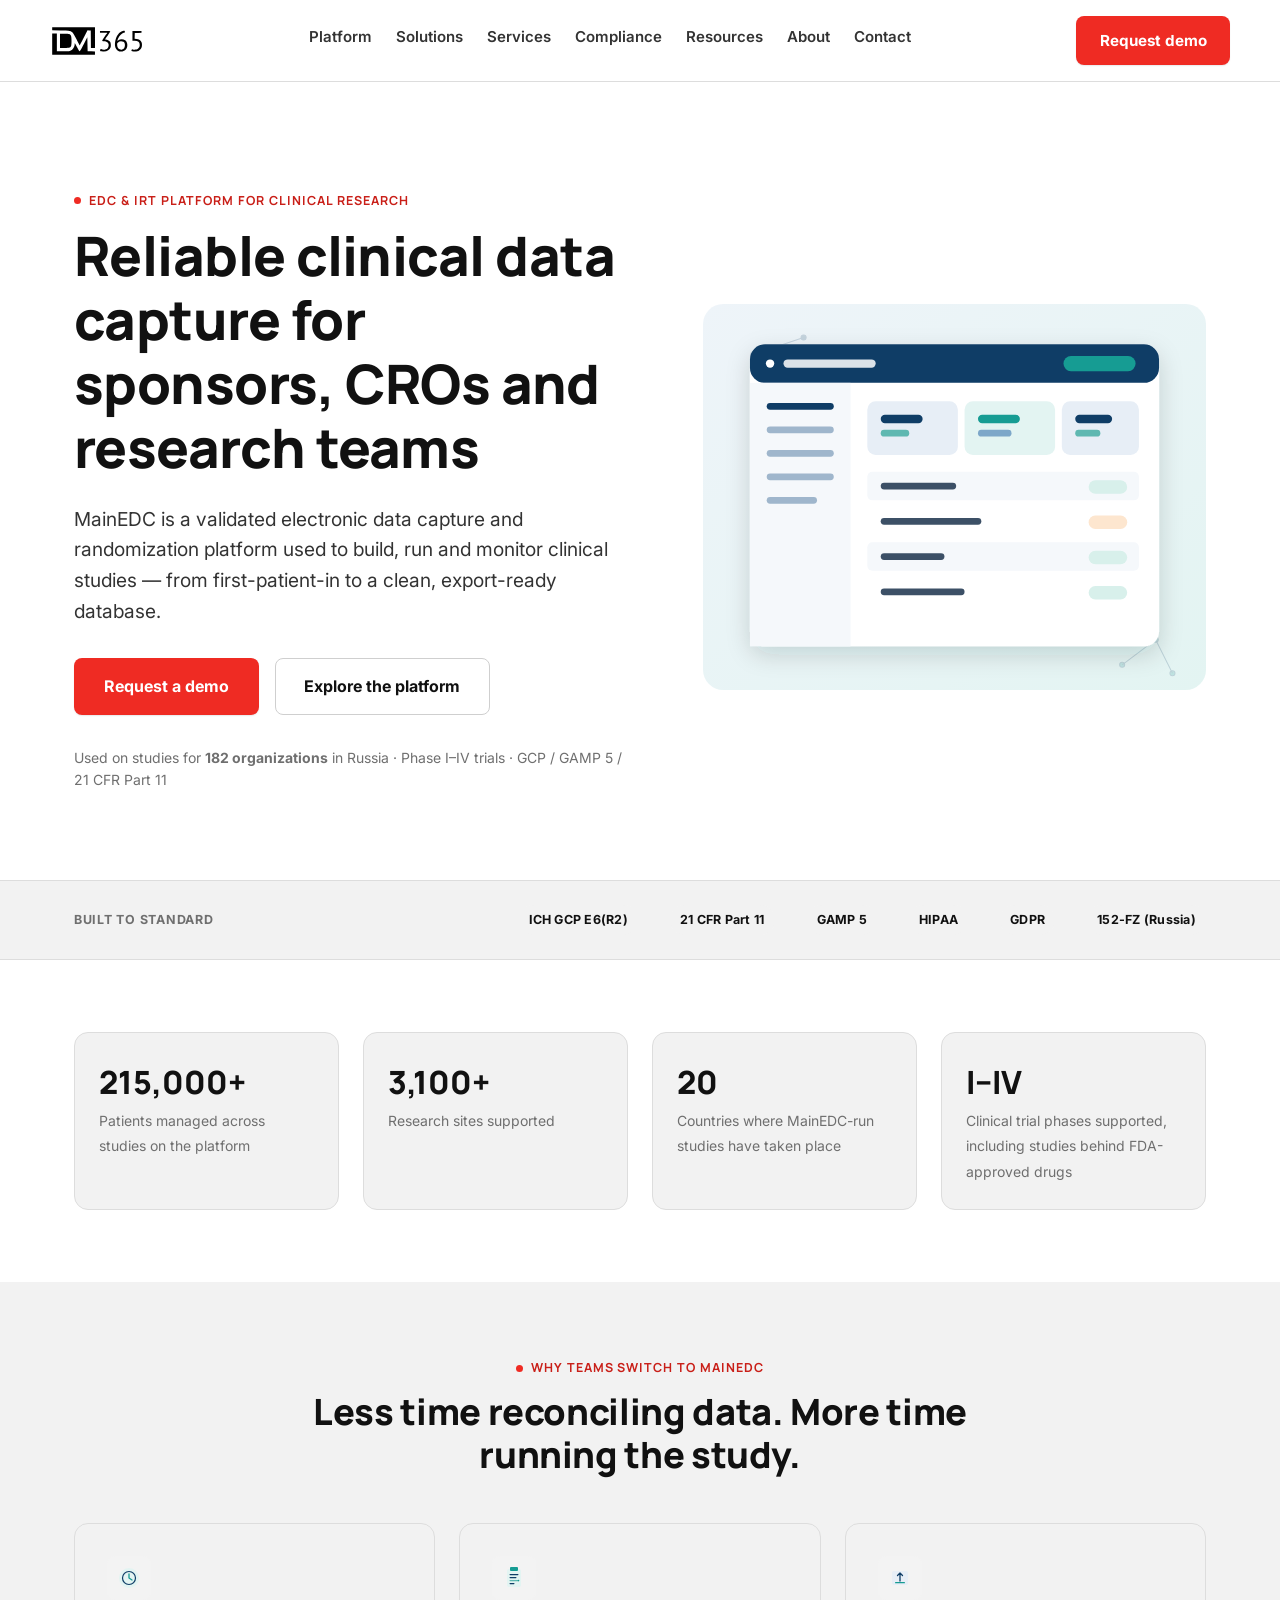
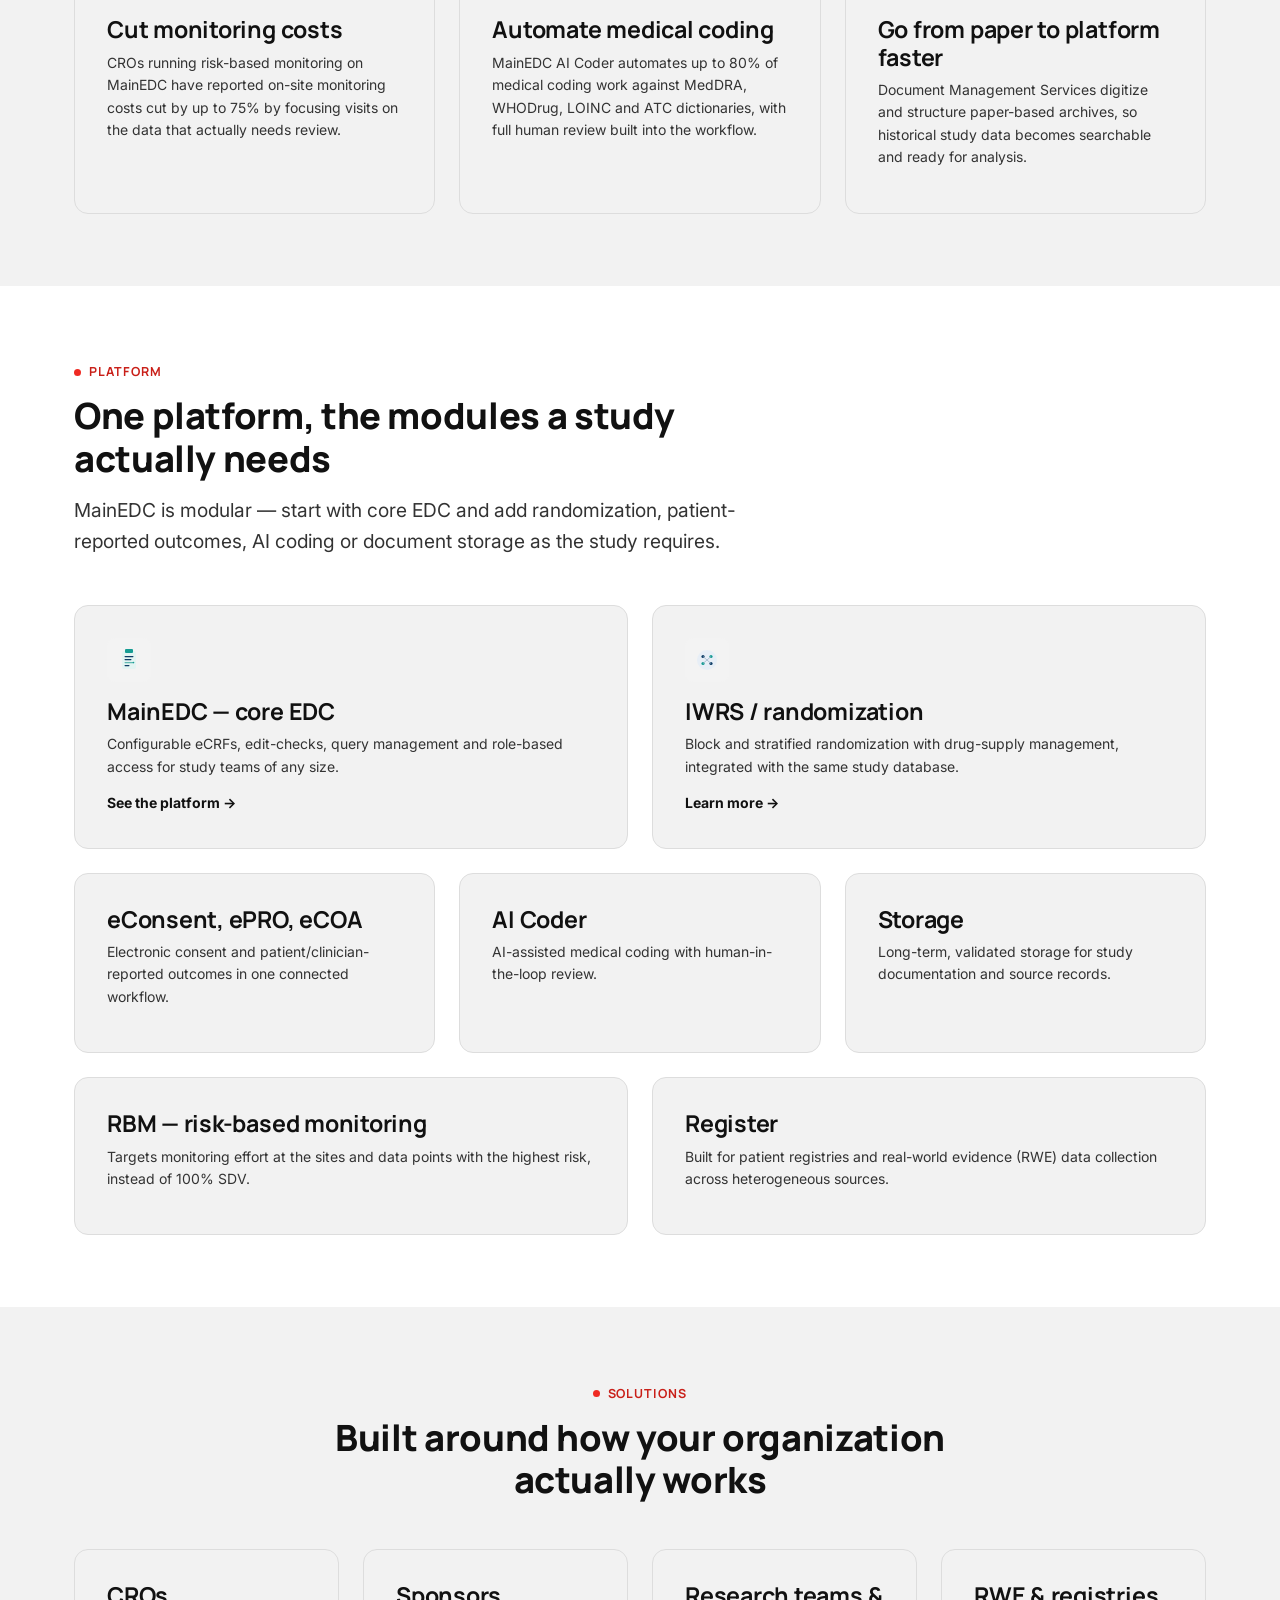
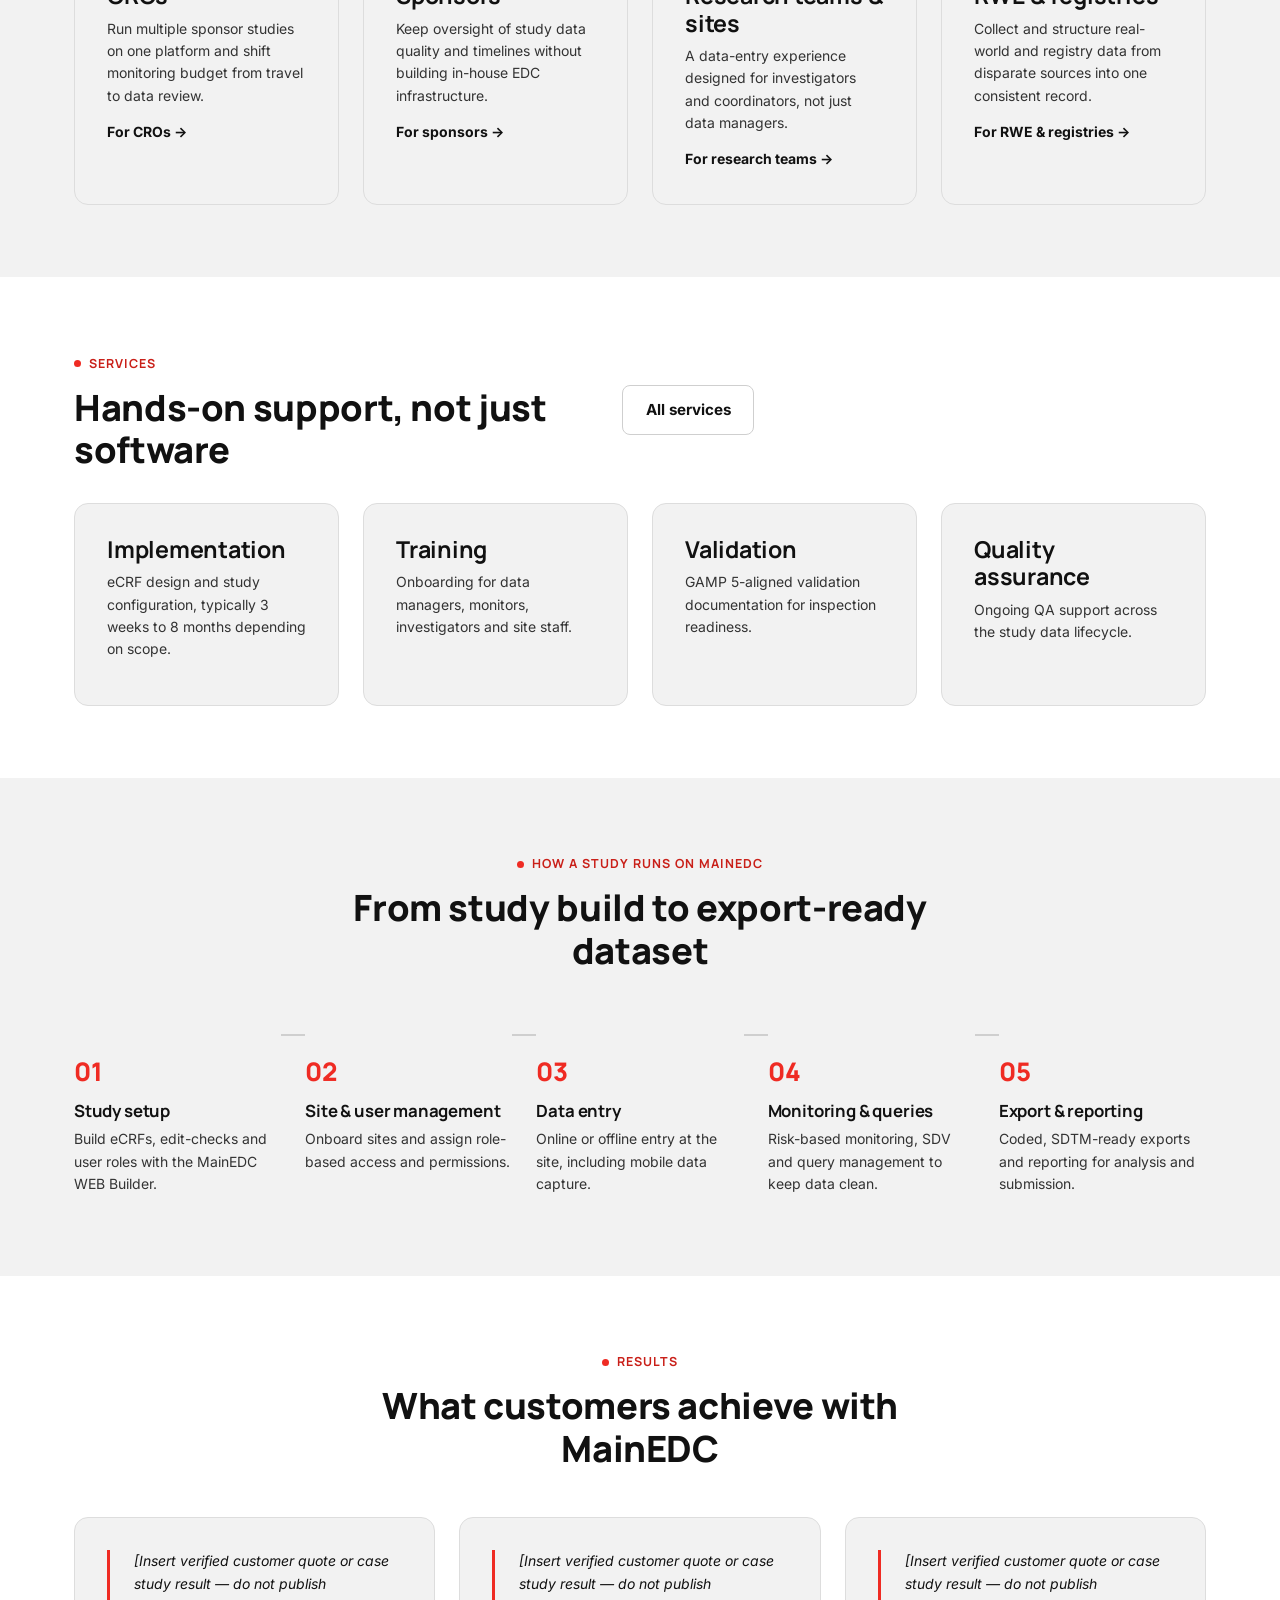
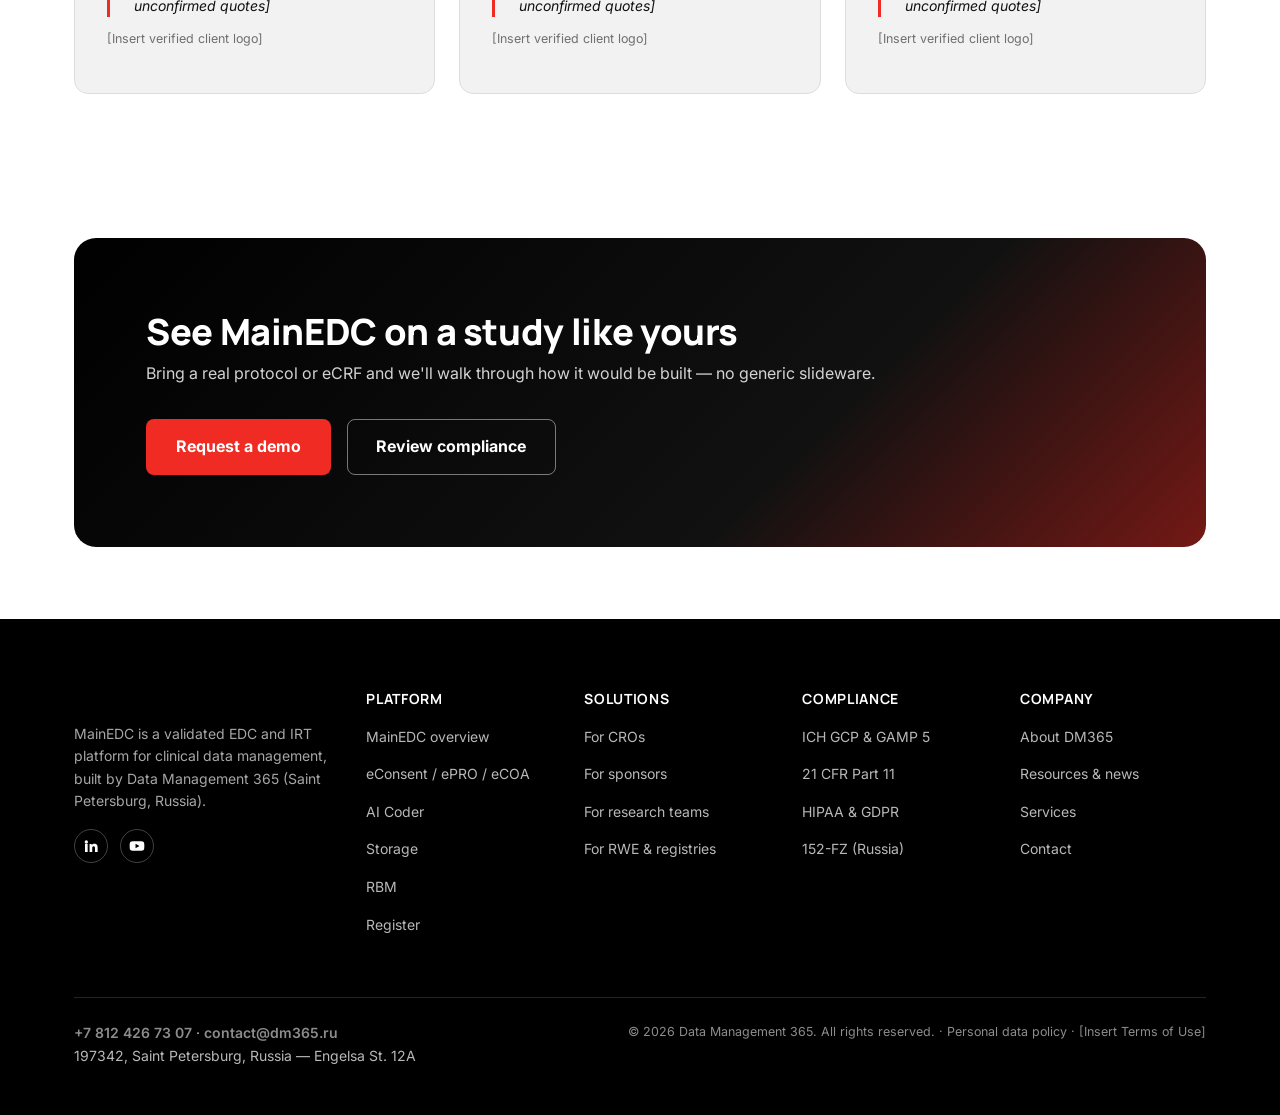
<file: index.html>
<!DOCTYPE html>
<html lang="en">
<head>
<meta charset="UTF-8">
<meta name="viewport" content="width=device-width, initial-scale=1, shrink-to-fit=no">
<title>MainEDC by DM365 — Validated EDC &amp; IRT Platform for Clinical Data Management</title>
<meta name="description" content="MainEDC is a validated EDC and IRT platform for clinical study data capture, monitoring and export — built for sponsors, CROs and research teams. GCP, GAMP 5, 21 CFR Part 11, HIPAA, GDPR.">
<!-- TEXT TO EDIT: page title and meta description above — keep them specific and under ~160 characters for SEO. -->
<link rel="preconnect" href="https://fonts.googleapis.com">
<link rel="preconnect" href="https://fonts.gstatic.com" crossorigin>
<link href="https://fonts.googleapis.com/css2?family=Inter:wght@400;500;600;700&family=Manrope:wght@700;800&display=swap" rel="stylesheet">
<link rel="stylesheet" href="css/style.css">
</head>
<body>
<a class="skip-link" href="#main">Skip to main content</a>

<!-- ============== HEADER (identical on every page) ============== -->
<header class="site-header">
  <div class="container header-inner">
    <a href="index.html" class="logo">
      <!-- Replace with official DM365 logo -->
      <img src="assets/logo/dm365-logo.svg" alt="DM365 — MainEDC platform" width="140" height="32">
    </a>
    <nav class="main-nav" aria-label="Primary">
      <ul class="nav-list">
        <li><a href="platform.html">Platform</a></li>
        <li><a href="solutions.html">Solutions</a></li>
        <li><a href="services.html">Services</a></li>
        <li><a href="compliance.html">Compliance</a></li>
        <li><a href="resources.html">Resources</a></li>
        <li><a href="about.html">About</a></li>
        <li><a href="contact.html">Contact</a></li>
      </ul>
    </nav>
    <div class="header-actions">
      <a href="contact.html#request" class="btn btn-primary">Request demo</a>
      <button class="menu-toggle" aria-expanded="false" aria-controls="mobile-nav" aria-label="Open menu">
        <span></span><span></span><span></span>
      </button>
    </div>
  </div>
  <div class="mobile-nav" id="mobile-nav">
    <div class="container mobile-nav-inner">
      <ul class="mobile-nav-list">
        <li><a href="platform.html">Platform</a></li>
        <li><a href="solutions.html">Solutions</a></li>
        <li><a href="services.html">Services</a></li>
        <li><a href="compliance.html">Compliance</a></li>
        <li><a href="resources.html">Resources</a></li>
        <li><a href="about.html">About</a></li>
        <li><a href="contact.html">Contact</a></li>
      </ul>
      <a href="contact.html#request" class="btn btn-primary btn-block">Request demo</a>
    </div>
  </div>
</header>

<main id="main">

  <!-- ============== HERO ============== -->
  <section class="hero">
    <div class="container hero-grid">
      <div class="hero-copy">
        <p class="eyebrow">EDC &amp; IRT platform for clinical research</p>
        <h1>Reliable clinical data capture for sponsors, CROs and research teams</h1>
        <p class="lead">MainEDC is a validated electronic data capture and randomization platform used to build, run and monitor clinical studies — from first-patient-in to a clean, export-ready database.</p>
        <div class="hero-actions">
          <a href="contact.html#request" class="btn btn-primary btn-lg">Request a demo</a>
          <a href="platform.html" class="btn btn-secondary btn-lg">Explore the platform</a>
        </div>
        <p class="muted" style="font-size:var(--fs-small)">Used on studies for <strong>182 organizations</strong> in Russia · Phase I–IV trials · GCP / GAMP 5 / 21 CFR Part 11</p>
      </div>
      <div class="hero-visual" data-reveal>
        <!-- Replace this placeholder with a generated or real product visual: assets/images/hero-platform.svg -->
        <img src="assets/images/hero-platform.svg" alt="Schematic illustration of the MainEDC dashboard, showing study metrics and a data entry table" width="600" height="460" loading="lazy">
      </div>
    </div>
  </section>

  <!-- ============== TRUST / COMPLIANCE STRIP ============== -->
  <section class="trust-strip">
    <div class="container trust-strip-inner">
      <span class="trust-label">Built to standard</span>
      <div class="trust-logos">
        <span class="badge">ICH GCP E6(R2)</span>
        <span class="badge">21 CFR Part 11</span>
        <span class="badge">GAMP 5</span>
        <span class="badge">HIPAA</span>
        <span class="badge">GDPR</span>
        <span class="badge">152-FZ (Russia)</span>
      </div>
    </div>
  </section>

  <!-- ============== STATS (from dm365.ru — see audit-summary.md for sourcing) ============== -->
  <section class="section">
    <div class="container">
      <div class="stat-grid" data-reveal>
        <div class="stat-card">
          <span class="stat-number">215,000+</span>
          <span class="stat-label">Patients managed across studies on the platform</span>
        </div>
        <div class="stat-card">
          <span class="stat-number">3,100+</span>
          <span class="stat-label">Research sites supported</span>
        </div>
        <div class="stat-card">
          <span class="stat-number">20</span>
          <span class="stat-label">Countries where MainEDC-run studies have taken place</span>
        </div>
        <div class="stat-card">
          <span class="stat-number">I–IV</span>
          <span class="stat-label">Clinical trial phases supported, including studies behind FDA-approved drugs</span>
        </div>
      </div>
    </div>
  </section>

  <!-- ============== PROBLEM / VALUE BLOCK ============== -->
  <section class="section section--alt">
    <div class="container">
      <div class="section-head section-head--center">
        <p class="eyebrow">Why teams switch to MainEDC</p>
        <h2>Less time reconciling data. More time running the study.</h2>
      </div>
      <div class="grid grid-3" data-reveal>
        <div class="card card--feature">
          <div class="card-icon"><img src="assets/icons/audit-trail.svg" alt="" width="24" height="24"></div>
          <h3>Cut monitoring costs</h3>
          <p>CROs running risk-based monitoring on MainEDC have reported on-site monitoring costs cut by up to 75% by focusing visits on the data that actually needs review.</p>
        </div>
        <div class="card card--feature">
          <div class="card-icon"><img src="assets/icons/edc.svg" alt="" width="24" height="24"></div>
          <h3>Automate medical coding</h3>
          <p>MainEDC AI Coder automates up to 80% of medical coding work against MedDRA, WHODrug, LOINC and ATC dictionaries, with full human review built into the workflow.</p>
        </div>
        <div class="card card--feature">
          <div class="card-icon"><img src="assets/icons/data-export.svg" alt="" width="24" height="24"></div>
          <h3>Go from paper to platform faster</h3>
          <p>Document Management Services digitize and structure paper-based archives, so historical study data becomes searchable and ready for analysis.</p>
        </div>
      </div>
    </div>
  </section>

  <!-- ============== PLATFORM OVERVIEW / MODULES (bento) ============== -->
  <section class="section" id="modules">
    <div class="container">
      <div class="section-head">
        <p class="eyebrow">Platform</p>
        <h2>One platform, the modules a study actually needs</h2>
        <p class="lead">MainEDC is modular — start with core EDC and add randomization, patient-reported outcomes, AI coding or document storage as the study requires.</p>
      </div>
      <div class="bento" data-reveal>
        <div class="card span-3">
          <div class="card-icon"><img src="assets/icons/edc.svg" alt="" width="24" height="24"></div>
          <h3>MainEDC — core EDC</h3>
          <p>Configurable eCRFs, edit-checks, query management and role-based access for study teams of any size.</p>
          <a class="card-link" href="platform.html">See the platform →</a>
        </div>
        <div class="card span-3">
          <div class="card-icon"><img src="assets/icons/iwrs.svg" alt="" width="24" height="24"></div>
          <h3>IWRS / randomization</h3>
          <p>Block and stratified randomization with drug-supply management, integrated with the same study database.</p>
          <a class="card-link" href="platform.html#modules">Learn more →</a>
        </div>
        <div class="card span-2">
          <h3>eConsent, ePRO, eCOA</h3>
          <p>Electronic consent and patient/clinician-reported outcomes in one connected workflow.</p>
        </div>
        <div class="card span-2">
          <h3>AI Coder</h3>
          <p>AI-assisted medical coding with human-in-the-loop review.</p>
        </div>
        <div class="card span-2">
          <h3>Storage</h3>
          <p>Long-term, validated storage for study documentation and source records.</p>
        </div>
        <div class="card span-3">
          <h3>RBM — risk-based monitoring</h3>
          <p>Targets monitoring effort at the sites and data points with the highest risk, instead of 100% SDV.</p>
        </div>
        <div class="card span-3">
          <h3>Register</h3>
          <p>Built for patient registries and real-world evidence (RWE) data collection across heterogeneous sources.</p>
        </div>
      </div>
    </div>
  </section>

  <!-- ============== SOLUTIONS BY AUDIENCE ============== -->
  <section class="section section--alt">
    <div class="container">
      <div class="section-head section-head--center">
        <p class="eyebrow">Solutions</p>
        <h2>Built around how your organization actually works</h2>
      </div>
      <div class="grid grid-4" data-reveal>
        <div class="card">
          <h3>CROs</h3>
          <p>Run multiple sponsor studies on one platform and shift monitoring budget from travel to data review.</p>
          <a class="card-link" href="solutions.html#cro">For CROs →</a>
        </div>
        <div class="card">
          <h3>Sponsors</h3>
          <p>Keep oversight of study data quality and timelines without building in-house EDC infrastructure.</p>
          <a class="card-link" href="solutions.html#sponsors">For sponsors →</a>
        </div>
        <div class="card">
          <h3>Research teams &amp; sites</h3>
          <p>A data-entry experience designed for investigators and coordinators, not just data managers.</p>
          <a class="card-link" href="solutions.html#sites">For research teams →</a>
        </div>
        <div class="card">
          <h3>RWE &amp; registries</h3>
          <p>Collect and structure real-world and registry data from disparate sources into one consistent record.</p>
          <a class="card-link" href="solutions.html#rwe">For RWE &amp; registries →</a>
        </div>
      </div>
    </div>
  </section>

  <!-- ============== SERVICES OVERVIEW ============== -->
  <section class="section">
    <div class="container">
      <div class="flex-between section-head" style="margin-bottom: var(--space-6)">
        <div>
          <p class="eyebrow">Services</p>
          <h2 class="mb-0">Hands-on support, not just software</h2>
        </div>
        <a class="btn btn-secondary" href="services.html">All services</a>
      </div>
      <div class="grid grid-4" data-reveal>
        <div class="card"><h3>Implementation</h3><p>eCRF design and study configuration, typically 3 weeks to 8 months depending on scope.</p></div>
        <div class="card"><h3>Training</h3><p>Onboarding for data managers, monitors, investigators and site staff.</p></div>
        <div class="card"><h3>Validation</h3><p>GAMP 5-aligned validation documentation for inspection readiness.</p></div>
        <div class="card"><h3>Quality assurance</h3><p>Ongoing QA support across the study data lifecycle.</p></div>
      </div>
    </div>
  </section>

  <!-- ============== DATA FLOW / PROCESS ============== -->
  <section class="section section--alt">
    <div class="container">
      <div class="section-head section-head--center">
        <p class="eyebrow">How a study runs on MainEDC</p>
        <h2>From study build to export-ready dataset</h2>
      </div>
      <ol class="process-list" data-reveal>
        <li class="process-step">
          <span class="step-index">01</span>
          <h3>Study setup</h3>
          <p>Build eCRFs, edit-checks and user roles with the MainEDC WEB Builder.</p>
        </li>
        <li class="process-step">
          <span class="step-index">02</span>
          <h3>Site &amp; user management</h3>
          <p>Onboard sites and assign role-based access and permissions.</p>
        </li>
        <li class="process-step">
          <span class="step-index">03</span>
          <h3>Data entry</h3>
          <p>Online or offline entry at the site, including mobile data capture.</p>
        </li>
        <li class="process-step">
          <span class="step-index">04</span>
          <h3>Monitoring &amp; queries</h3>
          <p>Risk-based monitoring, SDV and query management to keep data clean.</p>
        </li>
        <li class="process-step">
          <span class="step-index">05</span>
          <h3>Export &amp; reporting</h3>
          <p>Coded, SDTM-ready exports and reporting for analysis and submission.</p>
        </li>
      </ol>
    </div>
  </section>

  <!-- ============== CASE / METRICS PLACEHOLDER ============== -->
  <section class="section">
    <div class="container">
      <div class="section-head section-head--center">
        <p class="eyebrow">Results</p>
        <h2>What customers achieve with MainEDC</h2>
      </div>
      <div class="grid grid-3" data-reveal>
        <div class="card">
          <p class="pull-quote">[Insert verified customer quote or case study result — do not publish unconfirmed quotes]</p>
          <p class="muted" style="font-size:var(--fs-xs)">[Insert verified client logo]</p>
        </div>
        <div class="card">
          <p class="pull-quote">[Insert verified customer quote or case study result — do not publish unconfirmed quotes]</p>
          <p class="muted" style="font-size:var(--fs-xs)">[Insert verified client logo]</p>
        </div>
        <div class="card">
          <p class="pull-quote">[Insert verified customer quote or case study result — do not publish unconfirmed quotes]</p>
          <p class="muted" style="font-size:var(--fs-xs)">[Insert verified client logo]</p>
        </div>
      </div>
    </div>
  </section>

  <!-- ============== CTA BANNER ============== -->
  <section class="section">
    <div class="container">
      <div class="cta-banner" data-reveal>
        <div>
          <h2>See MainEDC on a study like yours</h2>
          <p>Bring a real protocol or eCRF and we'll walk through how it would be built — no generic slideware.</p>
        </div>
        <div class="cta-banner-actions">
          <a href="contact.html#request" class="btn btn-primary btn-lg">Request a demo</a>
          <a href="compliance.html" class="btn btn-ghost-light btn-lg">Review compliance</a>
        </div>
      </div>
    </div>
  </section>

</main>

<!-- ============== FOOTER (identical on every page) ============== -->
<footer class="site-footer">
  <div class="container">
    <div class="footer-top">
      <div class="footer-brand">
        <a href="index.html" class="logo">
          <img src="assets/logo/dm365-logo.svg" alt="DM365 — MainEDC platform" width="140" height="32">
        </a>
        <p>MainEDC is a validated EDC and IRT platform for clinical data management, built by Data Management 365 (Saint Petersburg, Russia).</p>
        <div class="footer-social">
          <a href="https://www.linkedin.com/company/data-management-365/" aria-label="DM365 on LinkedIn" target="_blank" rel="noopener">
            <svg viewBox="0 0 24 24" fill="#fff" aria-hidden="true"><path d="M4.98 3.5a2.5 2.5 0 1 1 0 5 2.5 2.5 0 0 1 0-5zM3 9h4v12H3V9zm6.5 0H13v1.7h.06c.55-1 1.9-2 3.9-2 4.2 0 5 2.6 5 6V21h-4v-5.6c0-1.3 0-3-1.9-3-1.9 0-2.2 1.4-2.2 2.9V21h-4V9z"/></svg>
          </a>
          <a href="https://www.youtube.com/channel/UCnD_Cf7_VdsFS3guAeJPtsw/featured" aria-label="DM365 on YouTube" target="_blank" rel="noopener">
            <svg viewBox="0 0 24 24" fill="#fff" aria-hidden="true"><path d="M23 12s0-3.2-.4-4.7c-.3-.9-1-1.6-1.9-1.9C19.2 5 12 5 12 5s-7.2 0-8.7.4c-.9.3-1.6 1-1.9 1.9C1 8.8 1 12 1 12s0 3.2.4 4.7c.3.9 1 1.6 1.9 1.9C4.8 19 12 19 12 19s7.2 0 8.7-.4c.9-.3 1.6-1 1.9-1.9.4-1.5.4-4.7.4-4.7zM9.8 15.5v-7l6 3.5-6 3.5z"/></svg>
          </a>
        </div>
      </div>
      <div class="footer-col">
        <h4>Platform</h4>
        <ul>
          <li><a href="platform.html">MainEDC overview</a></li>
          <li><a href="platform.html#modules">eConsent / ePRO / eCOA</a></li>
          <li><a href="platform.html#modules">AI Coder</a></li>
          <li><a href="platform.html#modules">Storage</a></li>
          <li><a href="platform.html#modules">RBM</a></li>
          <li><a href="platform.html#modules">Register</a></li>
        </ul>
      </div>
      <div class="footer-col">
        <h4>Solutions</h4>
        <ul>
          <li><a href="solutions.html#cro">For CROs</a></li>
          <li><a href="solutions.html#sponsors">For sponsors</a></li>
          <li><a href="solutions.html#sites">For research teams</a></li>
          <li><a href="solutions.html#rwe">For RWE &amp; registries</a></li>
        </ul>
      </div>
      <div class="footer-col">
        <h4>Compliance</h4>
        <ul>
          <li><a href="compliance.html">ICH GCP &amp; GAMP 5</a></li>
          <li><a href="compliance.html">21 CFR Part 11</a></li>
          <li><a href="compliance.html">HIPAA &amp; GDPR</a></li>
          <li><a href="compliance.html">152-FZ (Russia)</a></li>
        </ul>
      </div>
      <div class="footer-col">
        <h4>Company</h4>
        <ul>
          <li><a href="about.html">About DM365</a></li>
          <li><a href="resources.html">Resources &amp; news</a></li>
          <li><a href="services.html">Services</a></li>
          <li><a href="contact.html">Contact</a></li>
        </ul>
      </div>
    </div>
    <div class="footer-bottom">
      <div class="footer-contact">
        <a href="tel:+78124267307">+7 812 426 73 07</a> ·
        <a href="mailto:contact@dm365.ru">contact@dm365.ru</a><br>
        197342, Saint Petersburg, Russia — Engelsa St. 12A
      </div>
      <div>
        © <span id="year">2026</span> Data Management 365. All rights reserved. ·
        <a href="https://dm365.ru/protection/" target="_blank" rel="noopener">Personal data policy</a> ·
        <a href="#">[Insert Terms of Use]</a>
      </div>
    </div>
  </div>
</footer>

<script src="js/main.js"></script>
<script>document.getElementById('year').textContent = new Date().getFullYear();</script>
</body>
</html>
</file>
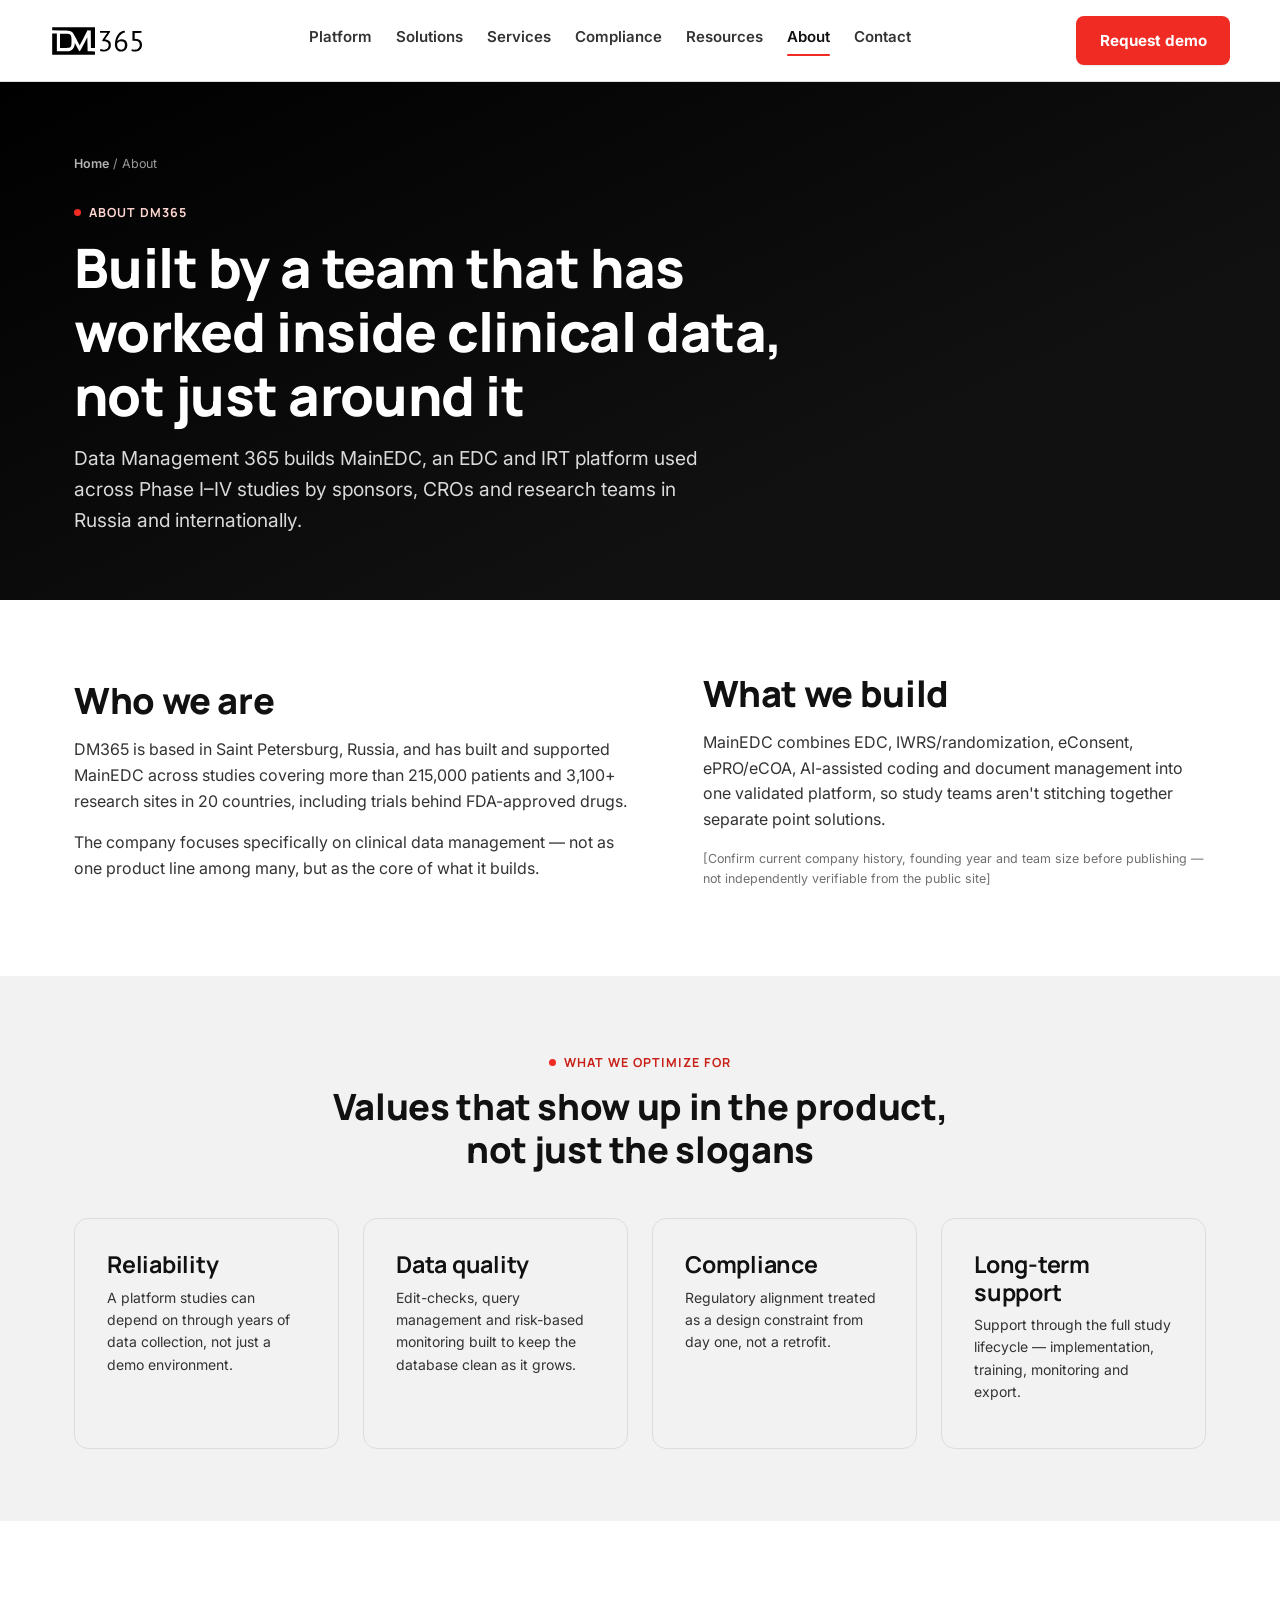
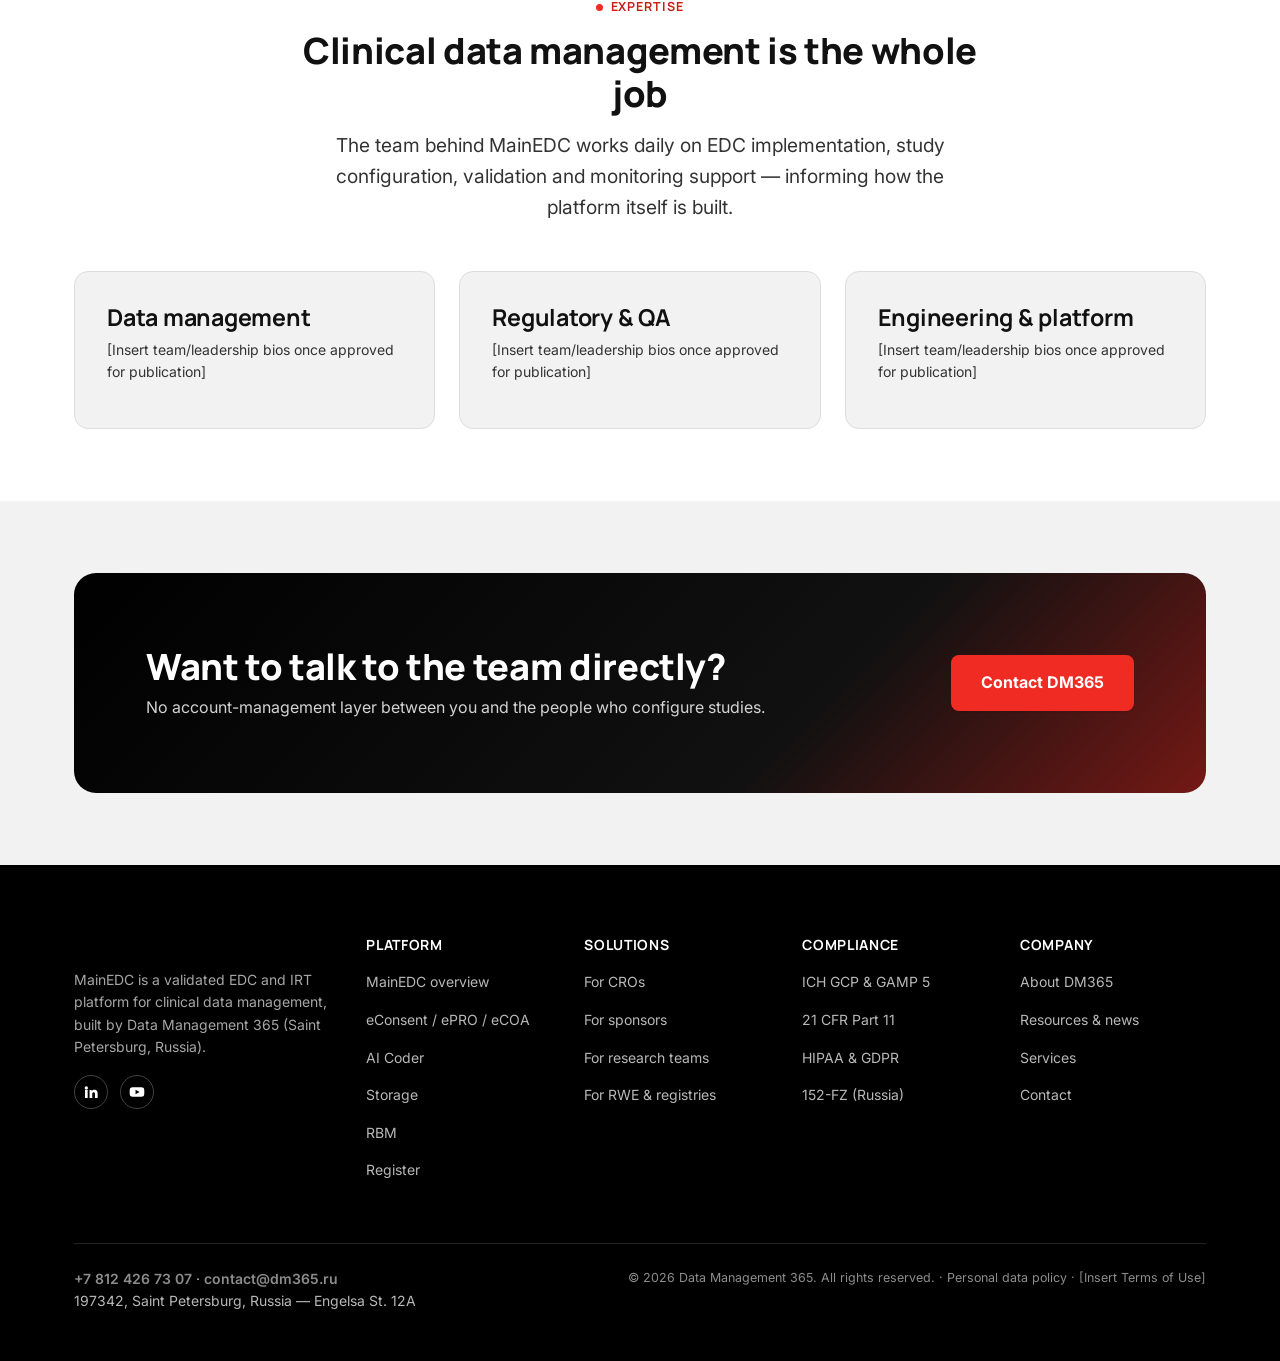
<file: about.html>
<!DOCTYPE html>
<html lang="en">
<head>
<meta charset="UTF-8">
<meta name="viewport" content="width=device-width, initial-scale=1, shrink-to-fit=no">
<title>About DM365 — Clinical Data Management Expertise</title>
<meta name="description" content="DM365 builds MainEDC, a validated EDC and IRT platform for clinical data management. Based in Saint Petersburg, Russia, working with sponsors, CROs and research teams.">
<link rel="preconnect" href="https://fonts.googleapis.com">
<link rel="preconnect" href="https://fonts.gstatic.com" crossorigin>
<link href="https://fonts.googleapis.com/css2?family=Inter:wght@400;500;600;700&family=Manrope:wght@700;800&display=swap" rel="stylesheet">
<link rel="stylesheet" href="css/style.css">
</head>
<body>
<a class="skip-link" href="#main">Skip to main content</a>

<header class="site-header">
  <div class="container header-inner">
    <a href="index.html" class="logo">
      <!-- Replace with official DM365 logo -->
      <img src="assets/logo/dm365-logo.svg" alt="DM365 — MainEDC platform" width="140" height="32">
    </a>
    <nav class="main-nav" aria-label="Primary">
      <ul class="nav-list">
        <li><a href="platform.html">Platform</a></li>
        <li><a href="solutions.html">Solutions</a></li>
        <li><a href="services.html">Services</a></li>
        <li><a href="compliance.html">Compliance</a></li>
        <li><a href="resources.html">Resources</a></li>
        <li><a href="about.html" aria-current="page">About</a></li>
        <li><a href="contact.html">Contact</a></li>
      </ul>
    </nav>
    <div class="header-actions">
      <a href="contact.html#request" class="btn btn-primary">Request demo</a>
      <button class="menu-toggle" aria-expanded="false" aria-controls="mobile-nav" aria-label="Open menu">
        <span></span><span></span><span></span>
      </button>
    </div>
  </div>
  <div class="mobile-nav" id="mobile-nav">
    <div class="container mobile-nav-inner">
      <ul class="mobile-nav-list">
        <li><a href="platform.html">Platform</a></li>
        <li><a href="solutions.html">Solutions</a></li>
        <li><a href="services.html">Services</a></li>
        <li><a href="compliance.html">Compliance</a></li>
        <li><a href="resources.html">Resources</a></li>
        <li><a href="about.html" aria-current="page">About</a></li>
        <li><a href="contact.html">Contact</a></li>
      </ul>
      <a href="contact.html#request" class="btn btn-primary btn-block">Request demo</a>
    </div>
  </div>
</header>

<main id="main">

  <section class="page-hero section--dark">
    <div class="container">
      <div class="breadcrumbs" style="color:rgba(255,255,255,0.6)"><a href="index.html" style="color:rgba(255,255,255,0.7)">Home</a> / About</div>
      <p class="eyebrow">About DM365</p>
      <h1 style="max-width:760px">Built by a team that has worked inside clinical data, not just around it</h1>
      <p class="lead" style="max-width:640px;color:rgba(255,255,255,0.85)">Data Management 365 builds MainEDC, an EDC and IRT platform used across Phase I–IV studies by sponsors, CROs and research teams in Russia and internationally.</p>
    </div>
  </section>

  <!-- ============== WHO WE ARE ============== -->
  <section class="section">
    <div class="container hero-grid">
      <div data-reveal>
        <h2>Who we are</h2>
        <p>DM365 is based in Saint Petersburg, Russia, and has built and supported MainEDC across studies covering more than 215,000 patients and 3,100+ research sites in 20 countries, including trials behind FDA-approved drugs.</p>
        <p>The company focuses specifically on clinical data management — not as one product line among many, but as the core of what it builds.</p>
      </div>
      <div data-reveal>
        <h2>What we build</h2>
        <p>MainEDC combines EDC, IWRS/randomization, eConsent, ePRO/eCOA, AI-assisted coding and document management into one validated platform, so study teams aren't stitching together separate point solutions.</p>
        <p class="muted" style="font-size:var(--fs-xs)">[Confirm current company history, founding year and team size before publishing — not independently verifiable from the public site]</p>
      </div>
    </div>
  </section>

  <!-- ============== VALUES ============== -->
  <section class="section section--alt">
    <div class="container">
      <div class="section-head section-head--center">
        <p class="eyebrow">What we optimize for</p>
        <h2>Values that show up in the product, not just the slogans</h2>
      </div>
      <div class="grid grid-4" data-reveal>
        <div class="card">
          <h3>Reliability</h3>
          <p>A platform studies can depend on through years of data collection, not just a demo environment.</p>
        </div>
        <div class="card">
          <h3>Data quality</h3>
          <p>Edit-checks, query management and risk-based monitoring built to keep the database clean as it grows.</p>
        </div>
        <div class="card">
          <h3>Compliance</h3>
          <p>Regulatory alignment treated as a design constraint from day one, not a retrofit.</p>
        </div>
        <div class="card">
          <h3>Long-term support</h3>
          <p>Support through the full study lifecycle — implementation, training, monitoring and export.</p>
        </div>
      </div>
    </div>
  </section>

  <!-- ============== EXPERTISE / TEAM ============== -->
  <section class="section">
    <div class="container">
      <div class="section-head section-head--center">
        <p class="eyebrow">Expertise</p>
        <h2>Clinical data management is the whole job</h2>
        <p class="lead">The team behind MainEDC works daily on EDC implementation, study configuration, validation and monitoring support — informing how the platform itself is built.</p>
      </div>
      <div class="grid grid-3" data-reveal>
        <div class="card">
          <h3>Data management</h3>
          <p>[Insert team/leadership bios once approved for publication]</p>
        </div>
        <div class="card">
          <h3>Regulatory &amp; QA</h3>
          <p>[Insert team/leadership bios once approved for publication]</p>
        </div>
        <div class="card">
          <h3>Engineering &amp; platform</h3>
          <p>[Insert team/leadership bios once approved for publication]</p>
        </div>
      </div>
    </div>
  </section>

  <section class="section section--alt">
    <div class="container">
      <div class="cta-banner" data-reveal>
        <div>
          <h2>Want to talk to the team directly?</h2>
          <p>No account-management layer between you and the people who configure studies.</p>
        </div>
        <div class="cta-banner-actions">
          <a href="contact.html#request" class="btn btn-primary btn-lg">Contact DM365</a>
        </div>
      </div>
    </div>
  </section>

</main>

<footer class="site-footer">
  <div class="container">
    <div class="footer-top">
      <div class="footer-brand">
        <a href="index.html" class="logo">
          <img src="assets/logo/dm365-logo.svg" alt="DM365 — MainEDC platform" width="140" height="32">
        </a>
        <p>MainEDC is a validated EDC and IRT platform for clinical data management, built by Data Management 365 (Saint Petersburg, Russia).</p>
        <div class="footer-social">
          <a href="https://www.linkedin.com/company/data-management-365/" aria-label="DM365 on LinkedIn" target="_blank" rel="noopener">
            <svg viewBox="0 0 24 24" fill="#fff" aria-hidden="true"><path d="M4.98 3.5a2.5 2.5 0 1 1 0 5 2.5 2.5 0 0 1 0-5zM3 9h4v12H3V9zm6.5 0H13v1.7h.06c.55-1 1.9-2 3.9-2 4.2 0 5 2.6 5 6V21h-4v-5.6c0-1.3 0-3-1.9-3-1.9 0-2.2 1.4-2.2 2.9V21h-4V9z"/></svg>
          </a>
          <a href="https://www.youtube.com/channel/UCnD_Cf7_VdsFS3guAeJPtsw/featured" aria-label="DM365 on YouTube" target="_blank" rel="noopener">
            <svg viewBox="0 0 24 24" fill="#fff" aria-hidden="true"><path d="M23 12s0-3.2-.4-4.7c-.3-.9-1-1.6-1.9-1.9C19.2 5 12 5 12 5s-7.2 0-8.7.4c-.9.3-1.6 1-1.9 1.9C1 8.8 1 12 1 12s0 3.2.4 4.7c.3.9 1 1.6 1.9 1.9C4.8 19 12 19 12 19s7.2 0 8.7-.4c.9-.3 1.6-1 1.9-1.9.4-1.5.4-4.7.4-4.7zM9.8 15.5v-7l6 3.5-6 3.5z"/></svg>
          </a>
        </div>
      </div>
      <div class="footer-col">
        <h4>Platform</h4>
        <ul>
          <li><a href="platform.html">MainEDC overview</a></li>
          <li><a href="platform.html#modules">eConsent / ePRO / eCOA</a></li>
          <li><a href="platform.html#modules">AI Coder</a></li>
          <li><a href="platform.html#modules">Storage</a></li>
          <li><a href="platform.html#modules">RBM</a></li>
          <li><a href="platform.html#modules">Register</a></li>
        </ul>
      </div>
      <div class="footer-col">
        <h4>Solutions</h4>
        <ul>
          <li><a href="solutions.html#cro">For CROs</a></li>
          <li><a href="solutions.html#sponsors">For sponsors</a></li>
          <li><a href="solutions.html#sites">For research teams</a></li>
          <li><a href="solutions.html#rwe">For RWE &amp; registries</a></li>
        </ul>
      </div>
      <div class="footer-col">
        <h4>Compliance</h4>
        <ul>
          <li><a href="compliance.html">ICH GCP &amp; GAMP 5</a></li>
          <li><a href="compliance.html">21 CFR Part 11</a></li>
          <li><a href="compliance.html">HIPAA &amp; GDPR</a></li>
          <li><a href="compliance.html">152-FZ (Russia)</a></li>
        </ul>
      </div>
      <div class="footer-col">
        <h4>Company</h4>
        <ul>
          <li><a href="about.html">About DM365</a></li>
          <li><a href="resources.html">Resources &amp; news</a></li>
          <li><a href="services.html">Services</a></li>
          <li><a href="contact.html">Contact</a></li>
        </ul>
      </div>
    </div>
    <div class="footer-bottom">
      <div class="footer-contact">
        <a href="tel:+78124267307">+7 812 426 73 07</a> ·
        <a href="mailto:contact@dm365.ru">contact@dm365.ru</a><br>
        197342, Saint Petersburg, Russia — Engelsa St. 12A
      </div>
      <div>
        © <span id="year">2026</span> Data Management 365. All rights reserved. ·
        <a href="https://dm365.ru/protection/" target="_blank" rel="noopener">Personal data policy</a> ·
        <a href="#">[Insert Terms of Use]</a>
      </div>
    </div>
  </div>
</footer>

<script src="js/main.js"></script>
<script>document.getElementById('year').textContent = new Date().getFullYear();</script>
</body>
</html>
</file>
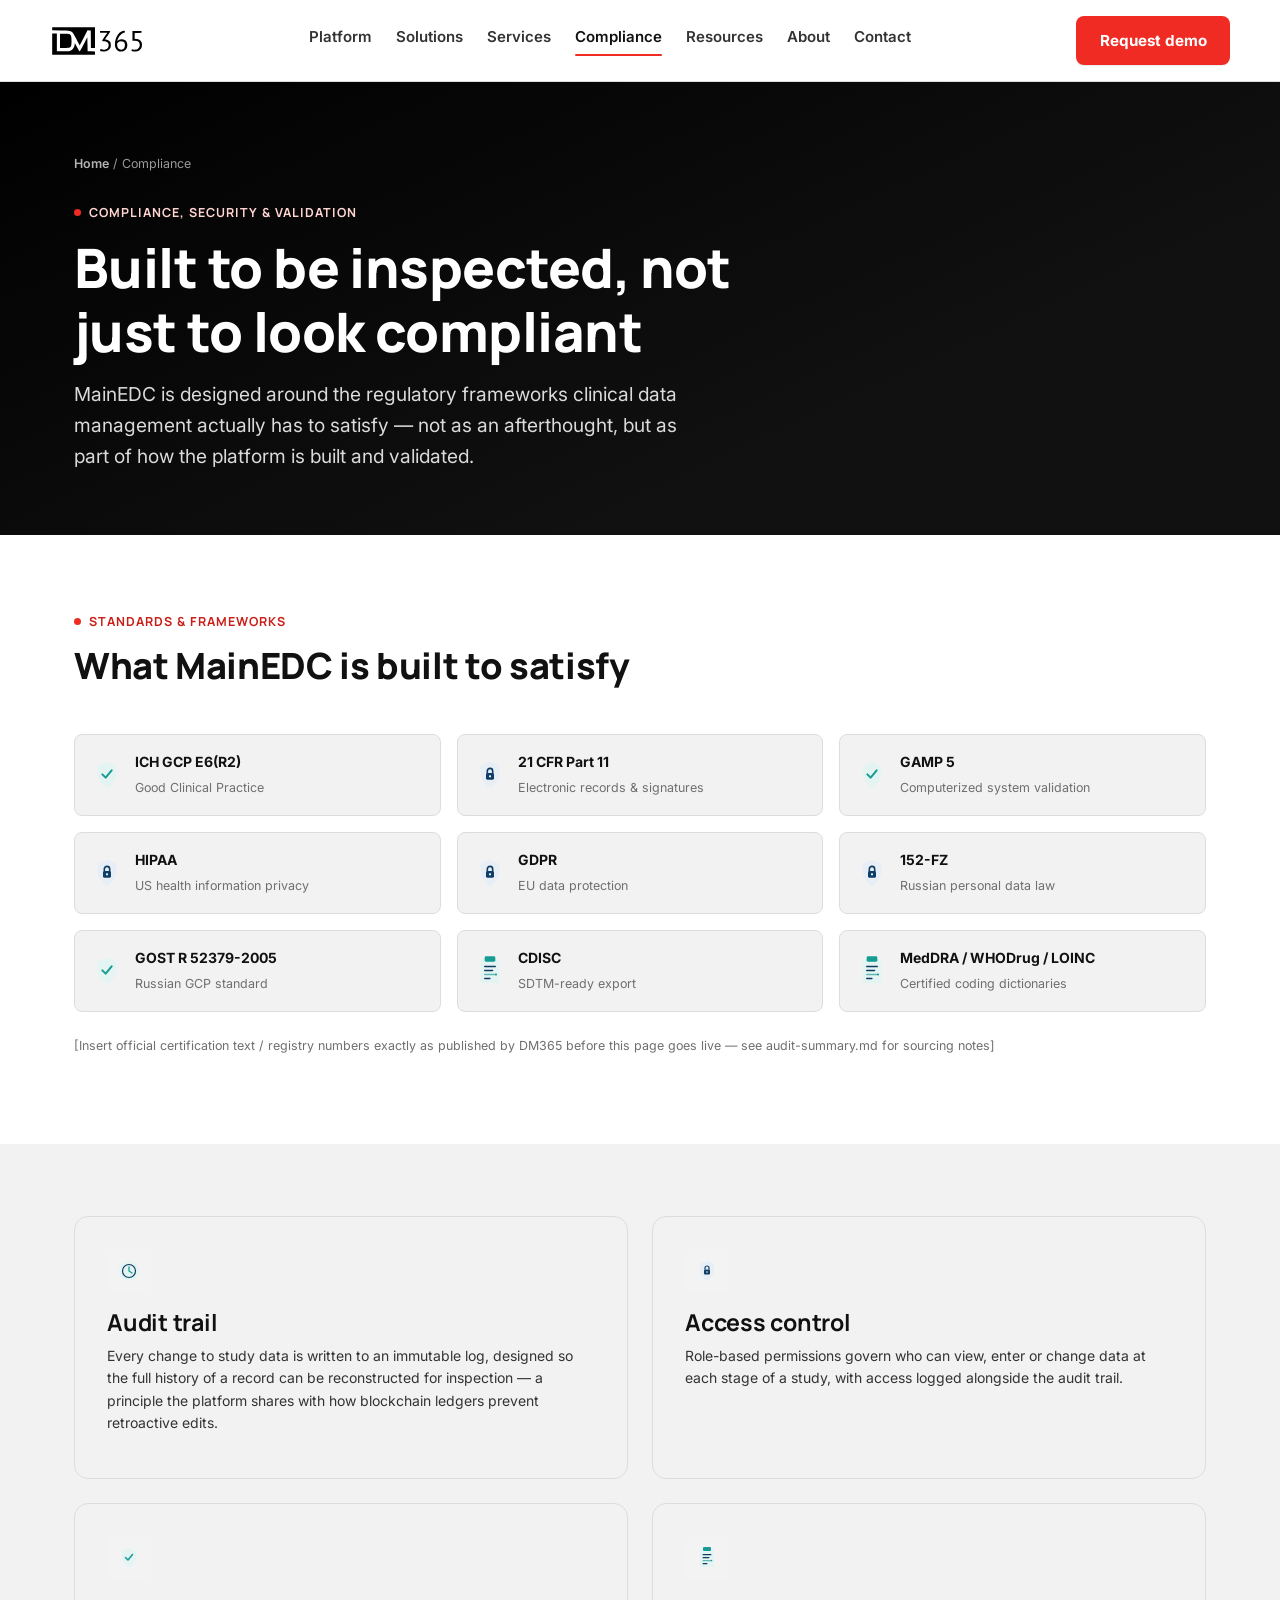
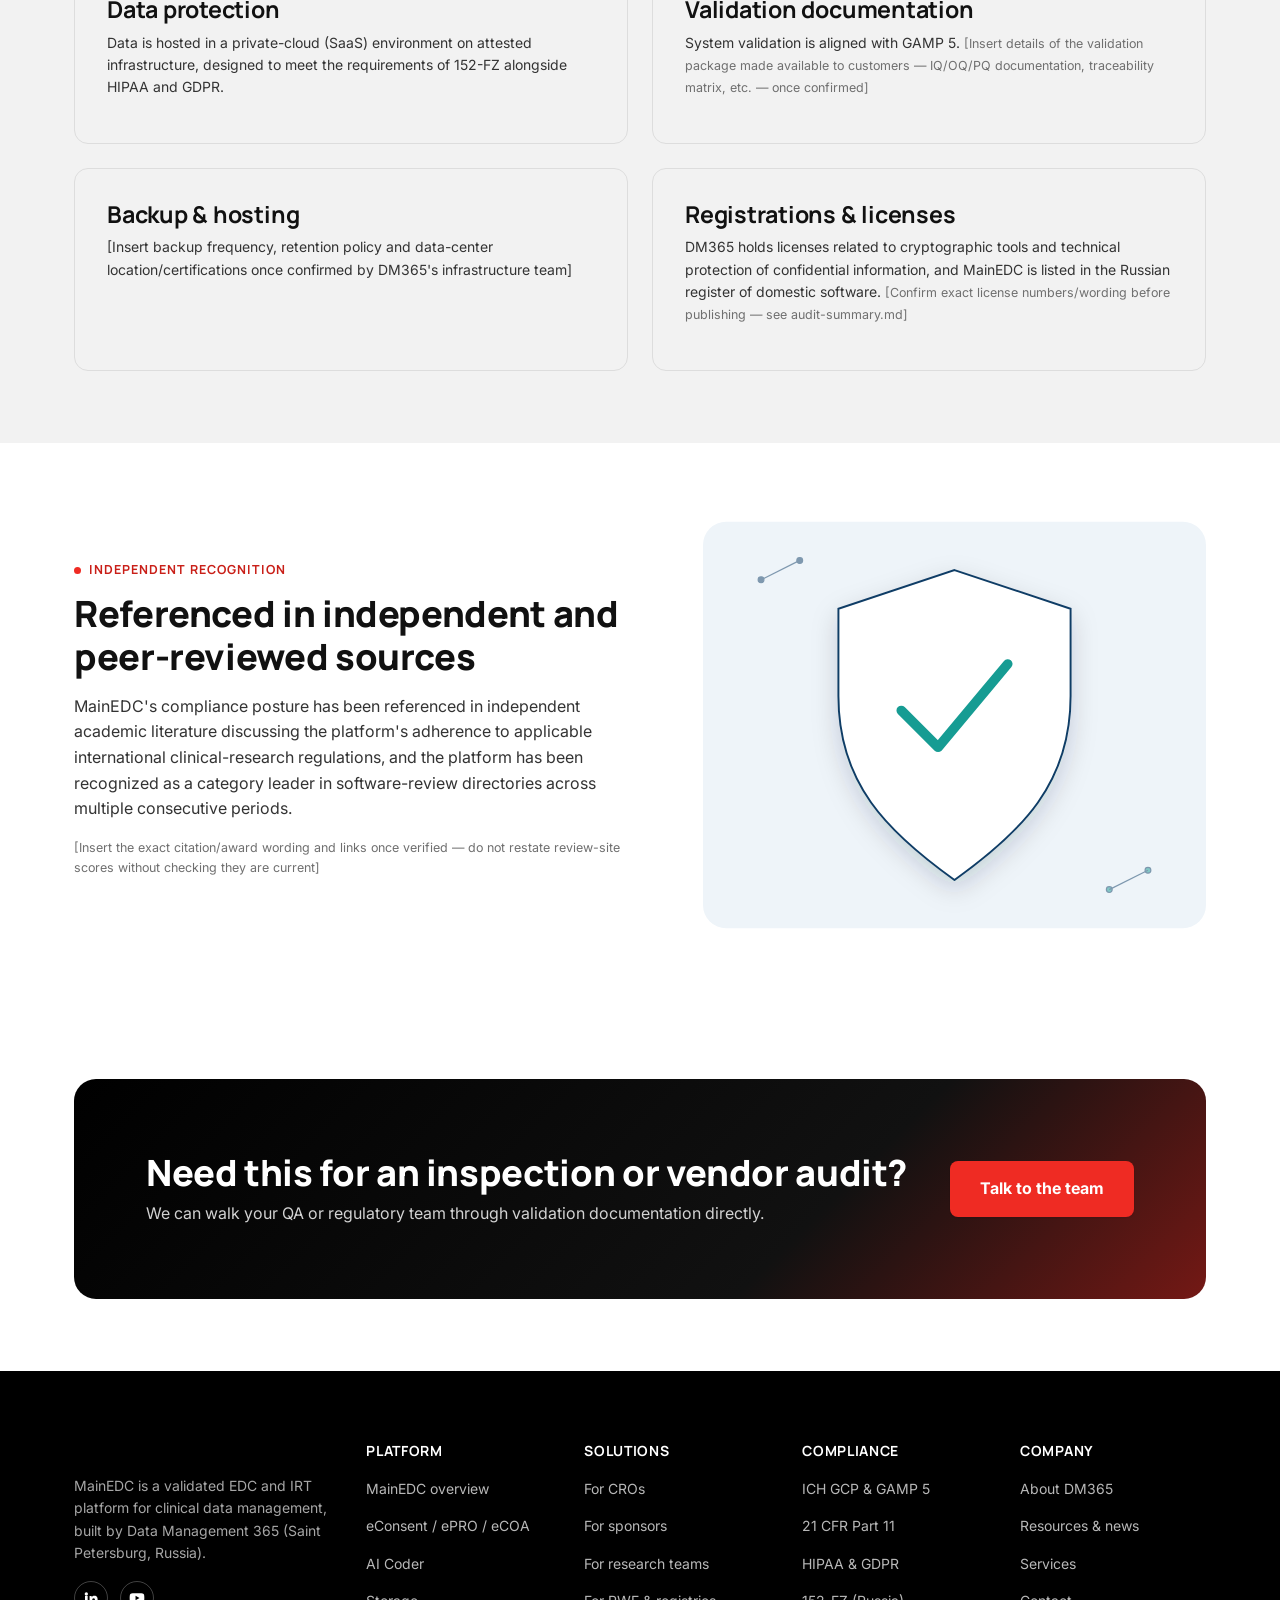
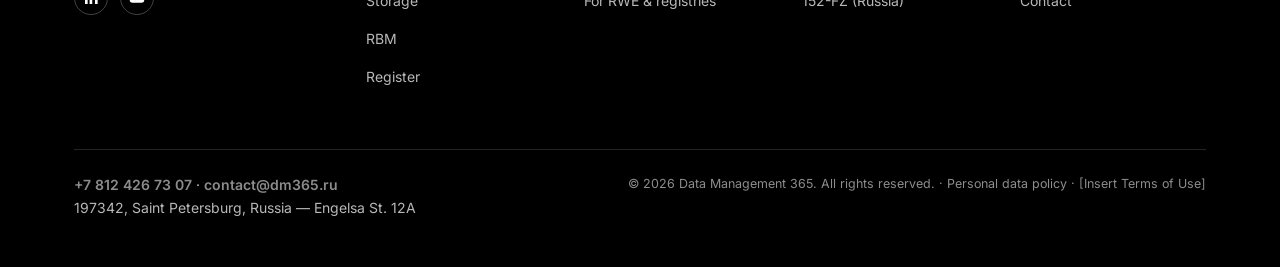
<file: compliance.html>
<!DOCTYPE html>
<html lang="en">
<head>
<meta charset="UTF-8">
<meta name="viewport" content="width=device-width, initial-scale=1, shrink-to-fit=no">
<title>Compliance, Security &amp; Validation | MainEDC by DM365</title>
<meta name="description" content="MainEDC compliance overview: ICH GCP E6(R2), 21 CFR Part 11, GAMP 5, HIPAA, GDPR and Russian 152-FZ. Audit trail, access control, hosting and validation documentation.">
<link rel="preconnect" href="https://fonts.googleapis.com">
<link rel="preconnect" href="https://fonts.gstatic.com" crossorigin>
<link href="https://fonts.googleapis.com/css2?family=Inter:wght@400;500;600;700&family=Manrope:wght@700;800&display=swap" rel="stylesheet">
<link rel="stylesheet" href="css/style.css">
</head>
<body>
<a class="skip-link" href="#main">Skip to main content</a>

<header class="site-header">
  <div class="container header-inner">
    <a href="index.html" class="logo">
      <!-- Replace with official DM365 logo -->
      <img src="assets/logo/dm365-logo.svg" alt="DM365 — MainEDC platform" width="140" height="32">
    </a>
    <nav class="main-nav" aria-label="Primary">
      <ul class="nav-list">
        <li><a href="platform.html">Platform</a></li>
        <li><a href="solutions.html">Solutions</a></li>
        <li><a href="services.html">Services</a></li>
        <li><a href="compliance.html" aria-current="page">Compliance</a></li>
        <li><a href="resources.html">Resources</a></li>
        <li><a href="about.html">About</a></li>
        <li><a href="contact.html">Contact</a></li>
      </ul>
    </nav>
    <div class="header-actions">
      <a href="contact.html#request" class="btn btn-primary">Request demo</a>
      <button class="menu-toggle" aria-expanded="false" aria-controls="mobile-nav" aria-label="Open menu">
        <span></span><span></span><span></span>
      </button>
    </div>
  </div>
  <div class="mobile-nav" id="mobile-nav">
    <div class="container mobile-nav-inner">
      <ul class="mobile-nav-list">
        <li><a href="platform.html">Platform</a></li>
        <li><a href="solutions.html">Solutions</a></li>
        <li><a href="services.html">Services</a></li>
        <li><a href="compliance.html" aria-current="page">Compliance</a></li>
        <li><a href="resources.html">Resources</a></li>
        <li><a href="about.html">About</a></li>
        <li><a href="contact.html">Contact</a></li>
      </ul>
      <a href="contact.html#request" class="btn btn-primary btn-block">Request demo</a>
    </div>
  </div>
</header>

<main id="main">

  <section class="page-hero section--dark">
    <div class="container">
      <div class="breadcrumbs" style="color:rgba(255,255,255,0.6)"><a href="index.html" style="color:rgba(255,255,255,0.7)">Home</a> / Compliance</div>
      <p class="eyebrow">Compliance, security &amp; validation</p>
      <h1 style="max-width:760px">Built to be inspected, not just to look compliant</h1>
      <p class="lead" style="max-width:640px;color:rgba(255,255,255,0.85)">MainEDC is designed around the regulatory frameworks clinical data management actually has to satisfy — not as an afterthought, but as part of how the platform is built and validated.</p>
    </div>
  </section>

  <!-- ============== OVERVIEW GRID ============== -->
  <section class="section">
    <div class="container">
      <div class="section-head">
        <p class="eyebrow">Standards &amp; frameworks</p>
        <h2>What MainEDC is built to satisfy</h2>
      </div>
      <div class="compliance-grid" data-reveal>
        <div class="compliance-tile"><div class="tile-icon"><img src="assets/icons/validation.svg" alt=""></div><div><strong>ICH GCP E6(R2)</strong><span>Good Clinical Practice</span></div></div>
        <div class="compliance-tile"><div class="tile-icon"><img src="assets/icons/security.svg" alt=""></div><div><strong>21 CFR Part 11</strong><span>Electronic records &amp; signatures</span></div></div>
        <div class="compliance-tile"><div class="tile-icon"><img src="assets/icons/validation.svg" alt=""></div><div><strong>GAMP 5</strong><span>Computerized system validation</span></div></div>
        <div class="compliance-tile"><div class="tile-icon"><img src="assets/icons/security.svg" alt=""></div><div><strong>HIPAA</strong><span>US health information privacy</span></div></div>
        <div class="compliance-tile"><div class="tile-icon"><img src="assets/icons/security.svg" alt=""></div><div><strong>GDPR</strong><span>EU data protection</span></div></div>
        <div class="compliance-tile"><div class="tile-icon"><img src="assets/icons/security.svg" alt=""></div><div><strong>152-FZ</strong><span>Russian personal data law</span></div></div>
        <div class="compliance-tile"><div class="tile-icon"><img src="assets/icons/validation.svg" alt=""></div><div><strong>GOST R 52379-2005</strong><span>Russian GCP standard</span></div></div>
        <div class="compliance-tile"><div class="tile-icon"><img src="assets/icons/edc.svg" alt=""></div><div><strong>CDISC</strong><span>SDTM-ready export</span></div></div>
        <div class="compliance-tile"><div class="tile-icon"><img src="assets/icons/edc.svg" alt=""></div><div><strong>MedDRA / WHODrug / LOINC</strong><span>Certified coding dictionaries</span></div></div>
      </div>
      <p class="muted" style="font-size:var(--fs-xs);margin-top:var(--space-5)">[Insert official certification text / registry numbers exactly as published by DM365 before this page goes live — see audit-summary.md for sourcing notes]</p>
    </div>
  </section>

  <!-- ============== DETAIL BLOCKS ============== -->
  <section class="section section--alt">
    <div class="container">
      <div class="grid grid-2" data-reveal>
        <div class="card">
          <div class="card-icon"><img src="assets/icons/audit-trail.svg" alt="" width="24" height="24"></div>
          <h3>Audit trail</h3>
          <p>Every change to study data is written to an immutable log, designed so the full history of a record can be reconstructed for inspection — a principle the platform shares with how blockchain ledgers prevent retroactive edits.</p>
        </div>
        <div class="card">
          <div class="card-icon"><img src="assets/icons/security.svg" alt="" width="24" height="24"></div>
          <h3>Access control</h3>
          <p>Role-based permissions govern who can view, enter or change data at each stage of a study, with access logged alongside the audit trail.</p>
        </div>
        <div class="card">
          <div class="card-icon"><img src="assets/icons/validation.svg" alt="" width="24" height="24"></div>
          <h3>Data protection</h3>
          <p>Data is hosted in a private-cloud (SaaS) environment on attested infrastructure, designed to meet the requirements of 152-FZ alongside HIPAA and GDPR.</p>
        </div>
        <div class="card">
          <div class="card-icon"><img src="assets/icons/edc.svg" alt="" width="24" height="24"></div>
          <h3>Validation documentation</h3>
          <p>System validation is aligned with GAMP 5. <span class="muted" style="font-size:var(--fs-xs)">[Insert details of the validation package made available to customers — IQ/OQ/PQ documentation, traceability matrix, etc. — once confirmed]</span></p>
        </div>
        <div class="card">
          <h3>Backup &amp; hosting</h3>
          <p>[Insert backup frequency, retention policy and data-center location/certifications once confirmed by DM365's infrastructure team]</p>
        </div>
        <div class="card">
          <h3>Registrations &amp; licenses</h3>
          <p>DM365 holds licenses related to cryptographic tools and technical protection of confidential information, and MainEDC is listed in the Russian register of domestic software. <span class="muted" style="font-size:var(--fs-xs)">[Confirm exact license numbers/wording before publishing — see audit-summary.md]</span></p>
        </div>
      </div>
    </div>
  </section>

  <!-- ============== VISUAL + RECOGNITION ============== -->
  <section class="section">
    <div class="container hero-grid">
      <div data-reveal>
        <p class="eyebrow">Independent recognition</p>
        <h2>Referenced in independent and peer-reviewed sources</h2>
        <p>MainEDC's compliance posture has been referenced in independent academic literature discussing the platform's adherence to applicable international clinical-research regulations, and the platform has been recognized as a category leader in software-review directories across multiple consecutive periods.</p>
        <p class="muted" style="font-size:var(--fs-xs)">[Insert the exact citation/award wording and links once verified — do not restate review-site scores without checking they are current]</p>
      </div>
      <div class="hero-visual" data-reveal>
        <!-- Replace this placeholder with a generated or real product visual: assets/images/compliance-visual.svg -->
        <img src="assets/images/compliance-visual.svg" alt="Illustration of a shield with a checkmark, representing compliance and data security" width="520" height="420" loading="lazy">
      </div>
    </div>
  </section>

  <section class="section">
    <div class="container">
      <div class="cta-banner" data-reveal>
        <div>
          <h2>Need this for an inspection or vendor audit?</h2>
          <p>We can walk your QA or regulatory team through validation documentation directly.</p>
        </div>
        <div class="cta-banner-actions">
          <a href="contact.html#request" class="btn btn-primary btn-lg">Talk to the team</a>
        </div>
      </div>
    </div>
  </section>

</main>

<footer class="site-footer">
  <div class="container">
    <div class="footer-top">
      <div class="footer-brand">
        <a href="index.html" class="logo">
          <img src="assets/logo/dm365-logo.svg" alt="DM365 — MainEDC platform" width="140" height="32">
        </a>
        <p>MainEDC is a validated EDC and IRT platform for clinical data management, built by Data Management 365 (Saint Petersburg, Russia).</p>
        <div class="footer-social">
          <a href="https://www.linkedin.com/company/data-management-365/" aria-label="DM365 on LinkedIn" target="_blank" rel="noopener">
            <svg viewBox="0 0 24 24" fill="#fff" aria-hidden="true"><path d="M4.98 3.5a2.5 2.5 0 1 1 0 5 2.5 2.5 0 0 1 0-5zM3 9h4v12H3V9zm6.5 0H13v1.7h.06c.55-1 1.9-2 3.9-2 4.2 0 5 2.6 5 6V21h-4v-5.6c0-1.3 0-3-1.9-3-1.9 0-2.2 1.4-2.2 2.9V21h-4V9z"/></svg>
          </a>
          <a href="https://www.youtube.com/channel/UCnD_Cf7_VdsFS3guAeJPtsw/featured" aria-label="DM365 on YouTube" target="_blank" rel="noopener">
            <svg viewBox="0 0 24 24" fill="#fff" aria-hidden="true"><path d="M23 12s0-3.2-.4-4.7c-.3-.9-1-1.6-1.9-1.9C19.2 5 12 5 12 5s-7.2 0-8.7.4c-.9.3-1.6 1-1.9 1.9C1 8.8 1 12 1 12s0 3.2.4 4.7c.3.9 1 1.6 1.9 1.9C4.8 19 12 19 12 19s7.2 0 8.7-.4c.9-.3 1.6-1 1.9-1.9.4-1.5.4-4.7.4-4.7zM9.8 15.5v-7l6 3.5-6 3.5z"/></svg>
          </a>
        </div>
      </div>
      <div class="footer-col">
        <h4>Platform</h4>
        <ul>
          <li><a href="platform.html">MainEDC overview</a></li>
          <li><a href="platform.html#modules">eConsent / ePRO / eCOA</a></li>
          <li><a href="platform.html#modules">AI Coder</a></li>
          <li><a href="platform.html#modules">Storage</a></li>
          <li><a href="platform.html#modules">RBM</a></li>
          <li><a href="platform.html#modules">Register</a></li>
        </ul>
      </div>
      <div class="footer-col">
        <h4>Solutions</h4>
        <ul>
          <li><a href="solutions.html#cro">For CROs</a></li>
          <li><a href="solutions.html#sponsors">For sponsors</a></li>
          <li><a href="solutions.html#sites">For research teams</a></li>
          <li><a href="solutions.html#rwe">For RWE &amp; registries</a></li>
        </ul>
      </div>
      <div class="footer-col">
        <h4>Compliance</h4>
        <ul>
          <li><a href="compliance.html">ICH GCP &amp; GAMP 5</a></li>
          <li><a href="compliance.html">21 CFR Part 11</a></li>
          <li><a href="compliance.html">HIPAA &amp; GDPR</a></li>
          <li><a href="compliance.html">152-FZ (Russia)</a></li>
        </ul>
      </div>
      <div class="footer-col">
        <h4>Company</h4>
        <ul>
          <li><a href="about.html">About DM365</a></li>
          <li><a href="resources.html">Resources &amp; news</a></li>
          <li><a href="services.html">Services</a></li>
          <li><a href="contact.html">Contact</a></li>
        </ul>
      </div>
    </div>
    <div class="footer-bottom">
      <div class="footer-contact">
        <a href="tel:+78124267307">+7 812 426 73 07</a> ·
        <a href="mailto:contact@dm365.ru">contact@dm365.ru</a><br>
        197342, Saint Petersburg, Russia — Engelsa St. 12A
      </div>
      <div>
        © <span id="year">2026</span> Data Management 365. All rights reserved. ·
        <a href="https://dm365.ru/protection/" target="_blank" rel="noopener">Personal data policy</a> ·
        <a href="#">[Insert Terms of Use]</a>
      </div>
    </div>
  </div>
</footer>

<script src="js/main.js"></script>
<script>document.getElementById('year').textContent = new Date().getFullYear();</script>
</body>
</html>
</file>
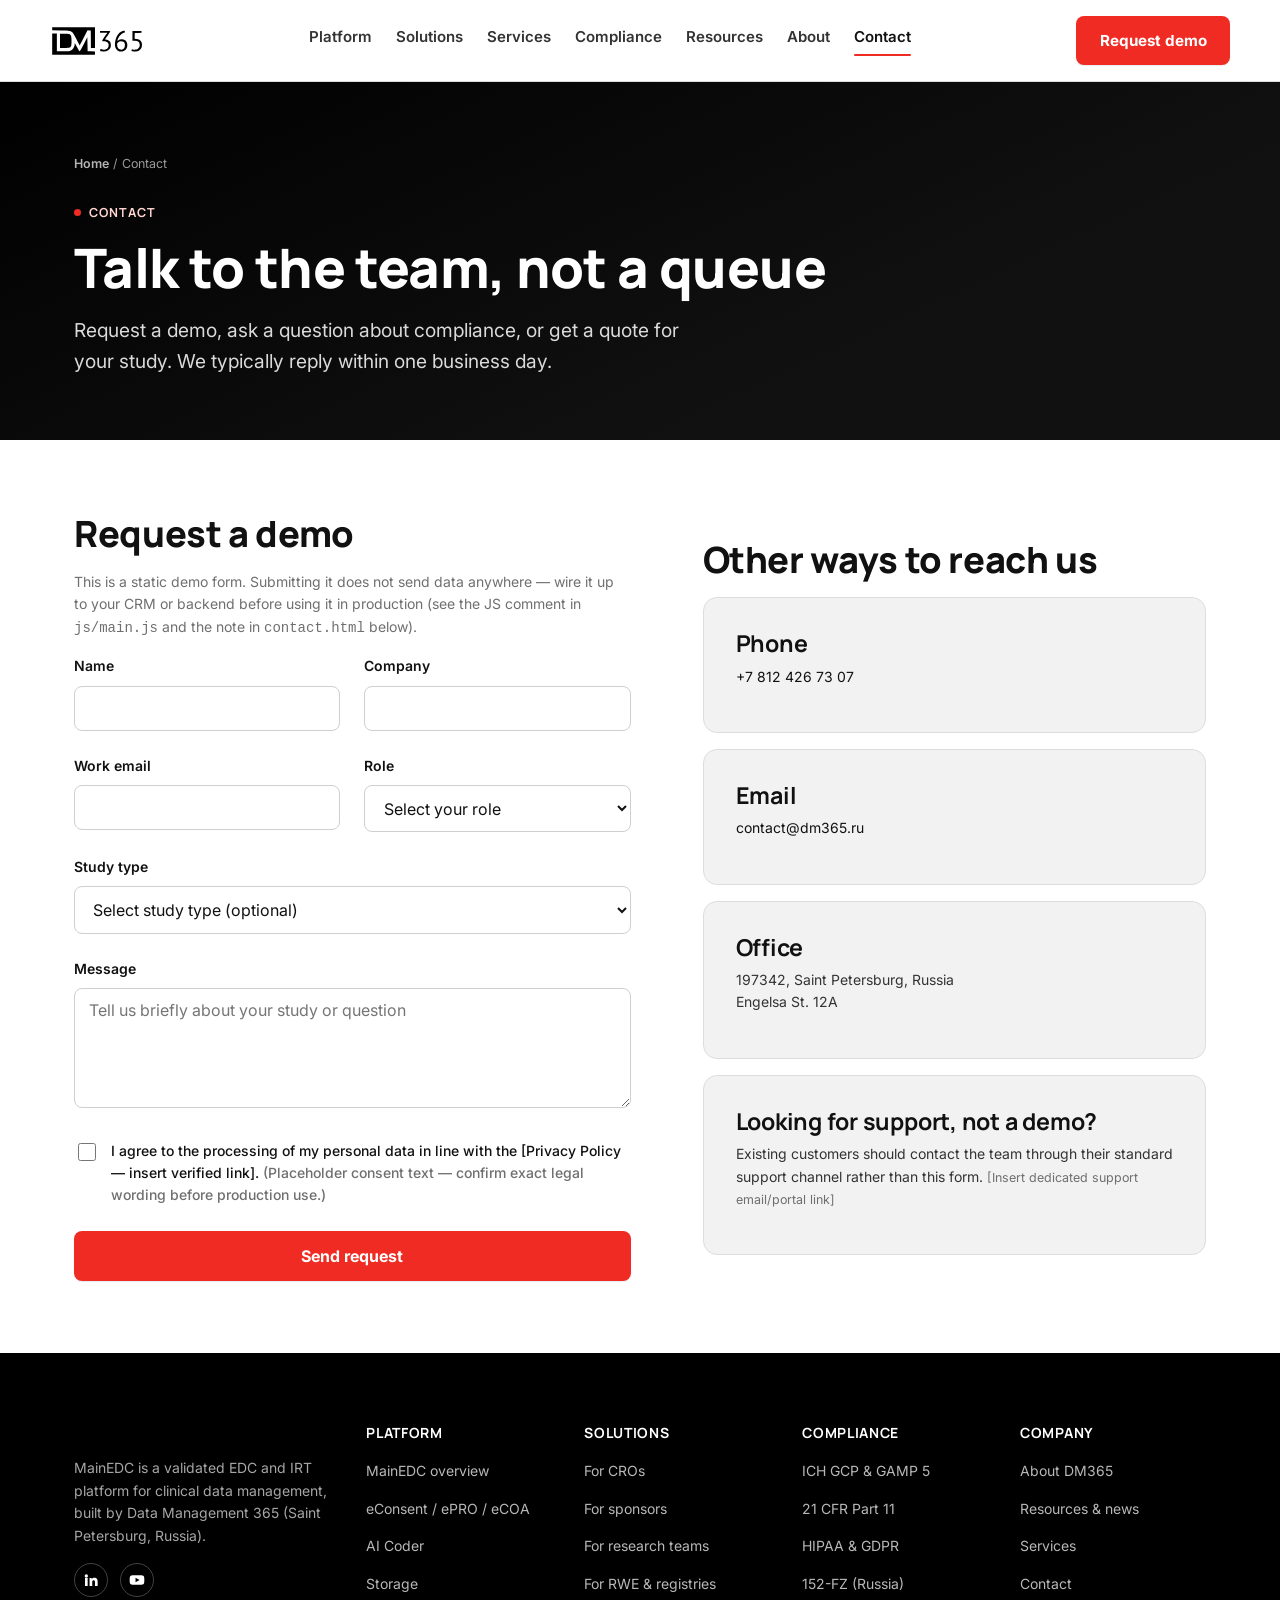
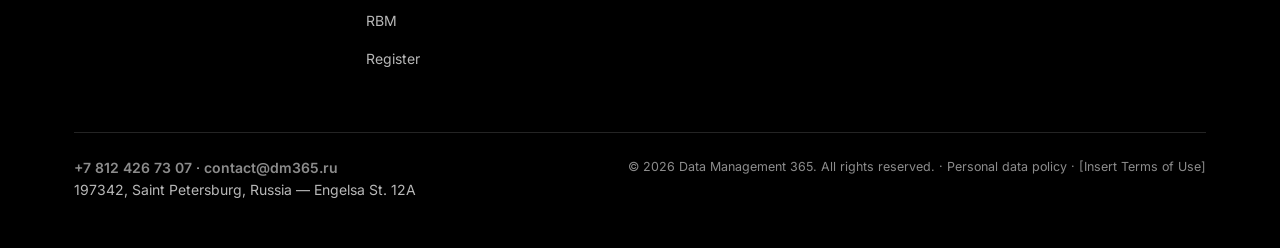
<file: contact.html>
<!DOCTYPE html>
<html lang="en">
<head>
<meta charset="UTF-8">
<meta name="viewport" content="width=device-width, initial-scale=1, shrink-to-fit=no">
<title>Contact DM365 — Request a MainEDC Demo</title>
<meta name="description" content="Request a MainEDC demo or get in touch with the DM365 team. Saint Petersburg, Russia. Phone, email and a contact form for sponsors, CROs and research teams.">
<link rel="preconnect" href="https://fonts.googleapis.com">
<link rel="preconnect" href="https://fonts.gstatic.com" crossorigin>
<link href="https://fonts.googleapis.com/css2?family=Inter:wght@400;500;600;700&family=Manrope:wght@700;800&display=swap" rel="stylesheet">
<link rel="stylesheet" href="css/style.css">
</head>
<body>
<a class="skip-link" href="#main">Skip to main content</a>

<header class="site-header">
  <div class="container header-inner">
    <a href="index.html" class="logo">
      <!-- Replace with official DM365 logo -->
      <img src="assets/logo/dm365-logo.svg" alt="DM365 — MainEDC platform" width="140" height="32">
    </a>
    <nav class="main-nav" aria-label="Primary">
      <ul class="nav-list">
        <li><a href="platform.html">Platform</a></li>
        <li><a href="solutions.html">Solutions</a></li>
        <li><a href="services.html">Services</a></li>
        <li><a href="compliance.html">Compliance</a></li>
        <li><a href="resources.html">Resources</a></li>
        <li><a href="about.html">About</a></li>
        <li><a href="contact.html" aria-current="page">Contact</a></li>
      </ul>
    </nav>
    <div class="header-actions">
      <a href="contact.html#request" class="btn btn-primary">Request demo</a>
      <button class="menu-toggle" aria-expanded="false" aria-controls="mobile-nav" aria-label="Open menu">
        <span></span><span></span><span></span>
      </button>
    </div>
  </div>
  <div class="mobile-nav" id="mobile-nav">
    <div class="container mobile-nav-inner">
      <ul class="mobile-nav-list">
        <li><a href="platform.html">Platform</a></li>
        <li><a href="solutions.html">Solutions</a></li>
        <li><a href="services.html">Services</a></li>
        <li><a href="compliance.html">Compliance</a></li>
        <li><a href="resources.html">Resources</a></li>
        <li><a href="about.html">About</a></li>
        <li><a href="contact.html" aria-current="page">Contact</a></li>
      </ul>
      <a href="contact.html#request" class="btn btn-primary btn-block">Request demo</a>
    </div>
  </div>
</header>

<main id="main">

  <section class="page-hero section--dark">
    <div class="container">
      <div class="breadcrumbs" style="color:rgba(255,255,255,0.6)"><a href="index.html" style="color:rgba(255,255,255,0.7)">Home</a> / Contact</div>
      <p class="eyebrow">Contact</p>
      <h1 style="max-width:760px">Talk to the team, not a queue</h1>
      <p class="lead" style="max-width:640px;color:rgba(255,255,255,0.85)">Request a demo, ask a question about compliance, or get a quote for your study. We typically reply within one business day.</p>
    </div>
  </section>

  <section class="section" id="request">
    <div class="container hero-grid">

      <!-- ============== CONTACT FORM ============== -->
      <div data-reveal>
        <h2>Request a demo</h2>
        <p class="muted" style="font-size:var(--fs-small)">
          <!-- Demo form behavior only. Connect this form to backend/CRM before production. -->
          This is a static demo form. Submitting it does not send data anywhere — wire it up to your CRM or backend before using it in production (see the JS comment in <code>js/main.js</code> and the note in <code>contact.html</code> below).
        </p>
        <form id="demo-request-form" novalidate>
          <div class="grid grid-2">
            <div class="field">
              <label for="name">Name</label>
              <input type="text" id="name" name="name" autocomplete="name" required>
            </div>
            <div class="field">
              <label for="company">Company</label>
              <input type="text" id="company" name="company" autocomplete="organization" required>
            </div>
          </div>
          <div class="grid grid-2">
            <div class="field">
              <label for="email">Work email</label>
              <input type="email" id="email" name="email" autocomplete="email" required>
            </div>
            <div class="field">
              <label for="role">Role</label>
              <select id="role" name="role" required>
                <option value="">Select your role</option>
                <option>Data manager</option>
                <option>Clinical operations / monitor</option>
                <option>Sponsor representative</option>
                <option>CRO representative</option>
                <option>Investigator / site staff</option>
                <option>Other</option>
              </select>
            </div>
          </div>
          <div class="field">
            <label for="study-type">Study type</label>
            <select id="study-type" name="study-type">
              <option value="">Select study type (optional)</option>
              <option>Phase I</option>
              <option>Phase II</option>
              <option>Phase III</option>
              <option>Phase IV / post-marketing</option>
              <option>Observational / RWE</option>
              <option>Registry</option>
              <option>Other</option>
            </select>
          </div>
          <div class="field">
            <label for="message">Message</label>
            <textarea id="message" name="message" placeholder="Tell us briefly about your study or question"></textarea>
          </div>
          <div class="field">
            <div class="checkbox-row">
              <input type="checkbox" id="consent" name="consent" required>
              <label for="consent">I agree to the processing of my personal data in line with the [Privacy Policy — insert verified link]. <span class="muted">(Placeholder consent text — confirm exact legal wording before production use.)</span></label>
            </div>
          </div>
          <button type="submit" class="btn btn-primary btn-lg btn-block">Send request</button>
          <div class="form-note" role="status" aria-live="polite"></div>
        </form>
      </div>

      <!-- ============== CONTACT DETAILS ============== -->
      <div data-reveal>
        <h2>Other ways to reach us</h2>
        <div class="card" style="margin-bottom:var(--space-4)">
          <h3>Phone</h3>
          <p><a href="tel:+78124267307">+7 812 426 73 07</a></p>
        </div>
        <div class="card" style="margin-bottom:var(--space-4)">
          <h3>Email</h3>
          <p><a href="mailto:contact@dm365.ru">contact@dm365.ru</a></p>
        </div>
        <div class="card" style="margin-bottom:var(--space-4)">
          <h3>Office</h3>
          <p>197342, Saint Petersburg, Russia<br>Engelsa St. 12A</p>
        </div>
        <div class="card">
          <h3>Looking for support, not a demo?</h3>
          <p>Existing customers should contact the team through their standard support channel rather than this form. <span class="muted" style="font-size:var(--fs-xs)">[Insert dedicated support email/portal link]</span></p>
        </div>
      </div>
    </div>
  </section>

</main>

<footer class="site-footer">
  <div class="container">
    <div class="footer-top">
      <div class="footer-brand">
        <a href="index.html" class="logo">
          <img src="assets/logo/dm365-logo.svg" alt="DM365 — MainEDC platform" width="140" height="32">
        </a>
        <p>MainEDC is a validated EDC and IRT platform for clinical data management, built by Data Management 365 (Saint Petersburg, Russia).</p>
        <div class="footer-social">
          <a href="https://www.linkedin.com/company/data-management-365/" aria-label="DM365 on LinkedIn" target="_blank" rel="noopener">
            <svg viewBox="0 0 24 24" fill="#fff" aria-hidden="true"><path d="M4.98 3.5a2.5 2.5 0 1 1 0 5 2.5 2.5 0 0 1 0-5zM3 9h4v12H3V9zm6.5 0H13v1.7h.06c.55-1 1.9-2 3.9-2 4.2 0 5 2.6 5 6V21h-4v-5.6c0-1.3 0-3-1.9-3-1.9 0-2.2 1.4-2.2 2.9V21h-4V9z"/></svg>
          </a>
          <a href="https://www.youtube.com/channel/UCnD_Cf7_VdsFS3guAeJPtsw/featured" aria-label="DM365 on YouTube" target="_blank" rel="noopener">
            <svg viewBox="0 0 24 24" fill="#fff" aria-hidden="true"><path d="M23 12s0-3.2-.4-4.7c-.3-.9-1-1.6-1.9-1.9C19.2 5 12 5 12 5s-7.2 0-8.7.4c-.9.3-1.6 1-1.9 1.9C1 8.8 1 12 1 12s0 3.2.4 4.7c.3.9 1 1.6 1.9 1.9C4.8 19 12 19 12 19s7.2 0 8.7-.4c.9-.3 1.6-1 1.9-1.9.4-1.5.4-4.7.4-4.7zM9.8 15.5v-7l6 3.5-6 3.5z"/></svg>
          </a>
        </div>
      </div>
      <div class="footer-col">
        <h4>Platform</h4>
        <ul>
          <li><a href="platform.html">MainEDC overview</a></li>
          <li><a href="platform.html#modules">eConsent / ePRO / eCOA</a></li>
          <li><a href="platform.html#modules">AI Coder</a></li>
          <li><a href="platform.html#modules">Storage</a></li>
          <li><a href="platform.html#modules">RBM</a></li>
          <li><a href="platform.html#modules">Register</a></li>
        </ul>
      </div>
      <div class="footer-col">
        <h4>Solutions</h4>
        <ul>
          <li><a href="solutions.html#cro">For CROs</a></li>
          <li><a href="solutions.html#sponsors">For sponsors</a></li>
          <li><a href="solutions.html#sites">For research teams</a></li>
          <li><a href="solutions.html#rwe">For RWE &amp; registries</a></li>
        </ul>
      </div>
      <div class="footer-col">
        <h4>Compliance</h4>
        <ul>
          <li><a href="compliance.html">ICH GCP &amp; GAMP 5</a></li>
          <li><a href="compliance.html">21 CFR Part 11</a></li>
          <li><a href="compliance.html">HIPAA &amp; GDPR</a></li>
          <li><a href="compliance.html">152-FZ (Russia)</a></li>
        </ul>
      </div>
      <div class="footer-col">
        <h4>Company</h4>
        <ul>
          <li><a href="about.html">About DM365</a></li>
          <li><a href="resources.html">Resources &amp; news</a></li>
          <li><a href="services.html">Services</a></li>
          <li><a href="contact.html">Contact</a></li>
        </ul>
      </div>
    </div>
    <div class="footer-bottom">
      <div class="footer-contact">
        <a href="tel:+78124267307">+7 812 426 73 07</a> ·
        <a href="mailto:contact@dm365.ru">contact@dm365.ru</a><br>
        197342, Saint Petersburg, Russia — Engelsa St. 12A
      </div>
      <div>
        © <span id="year">2026</span> Data Management 365. All rights reserved. ·
        <a href="https://dm365.ru/protection/" target="_blank" rel="noopener">Personal data policy</a> ·
        <a href="#">[Insert Terms of Use]</a>
      </div>
    </div>
  </div>
</footer>

<script src="js/main.js"></script>
<script>document.getElementById('year').textContent = new Date().getFullYear();</script>
</body>
</html>
</file>
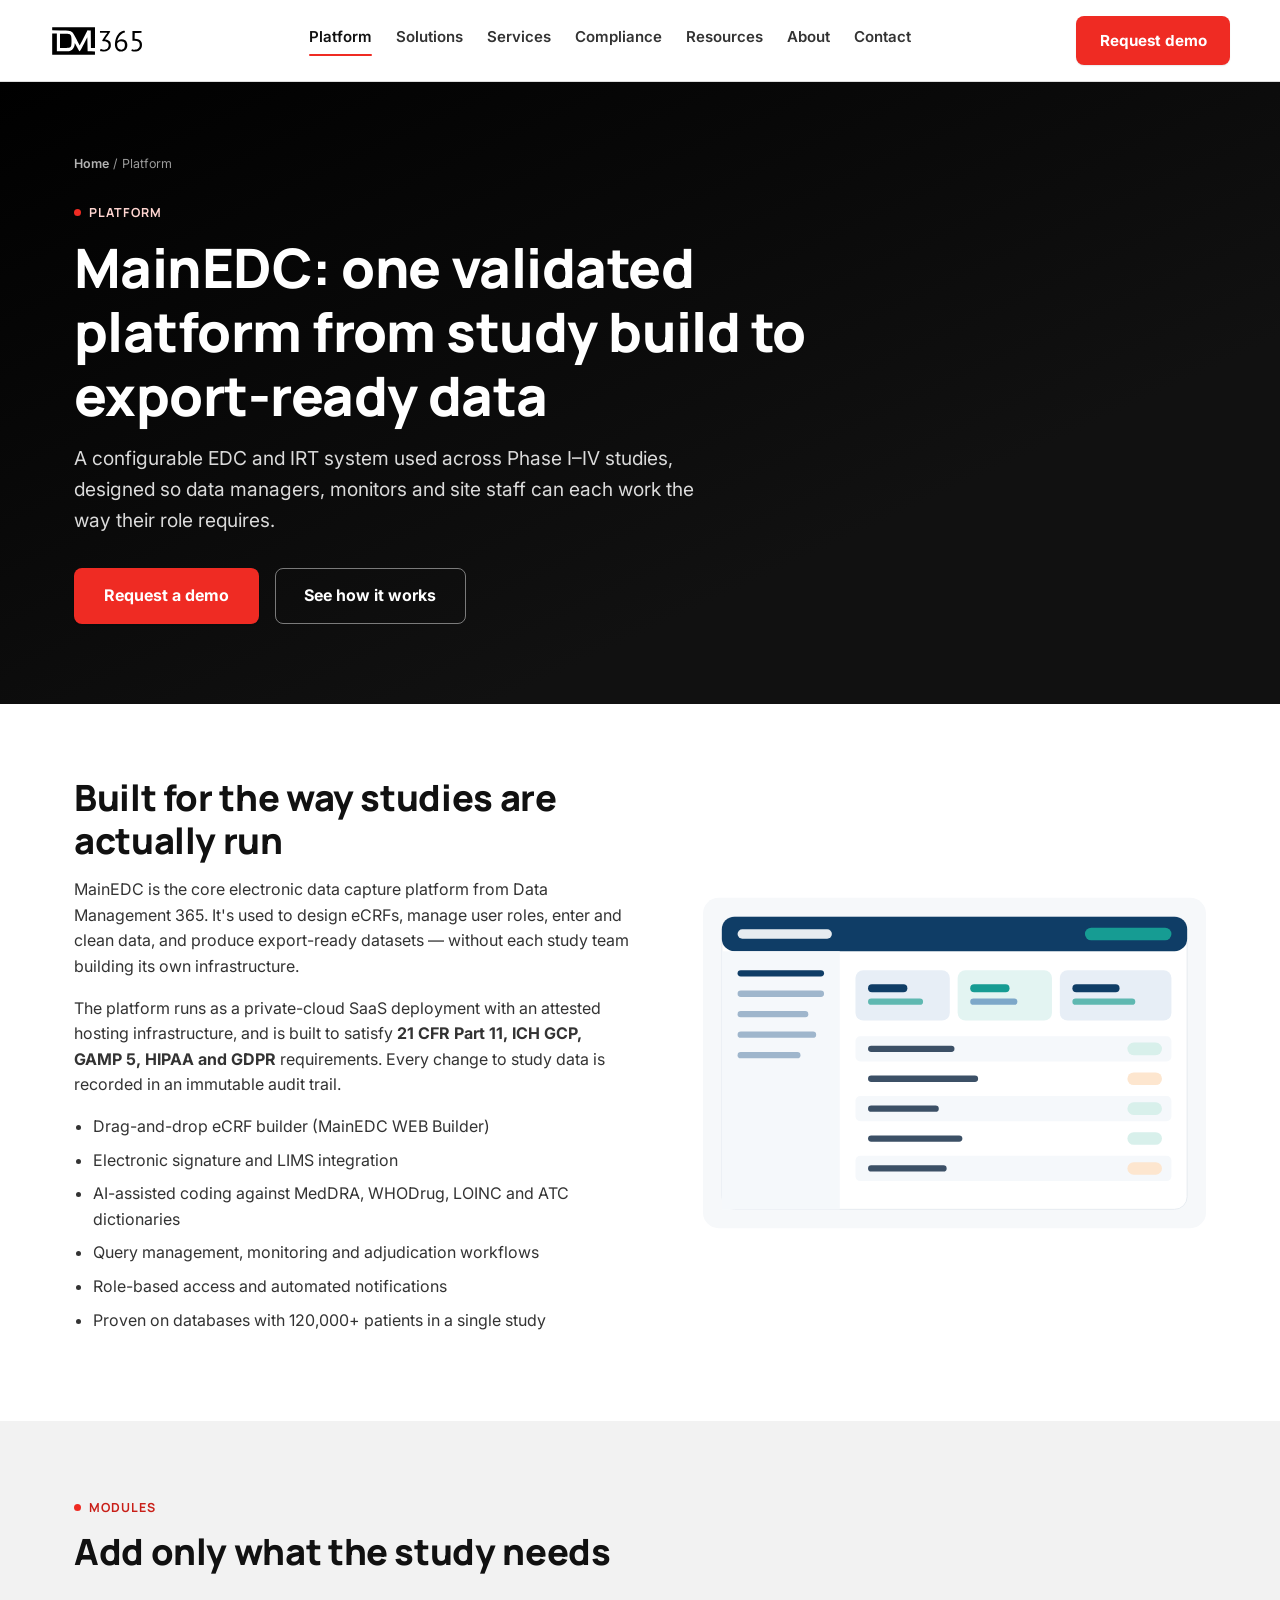
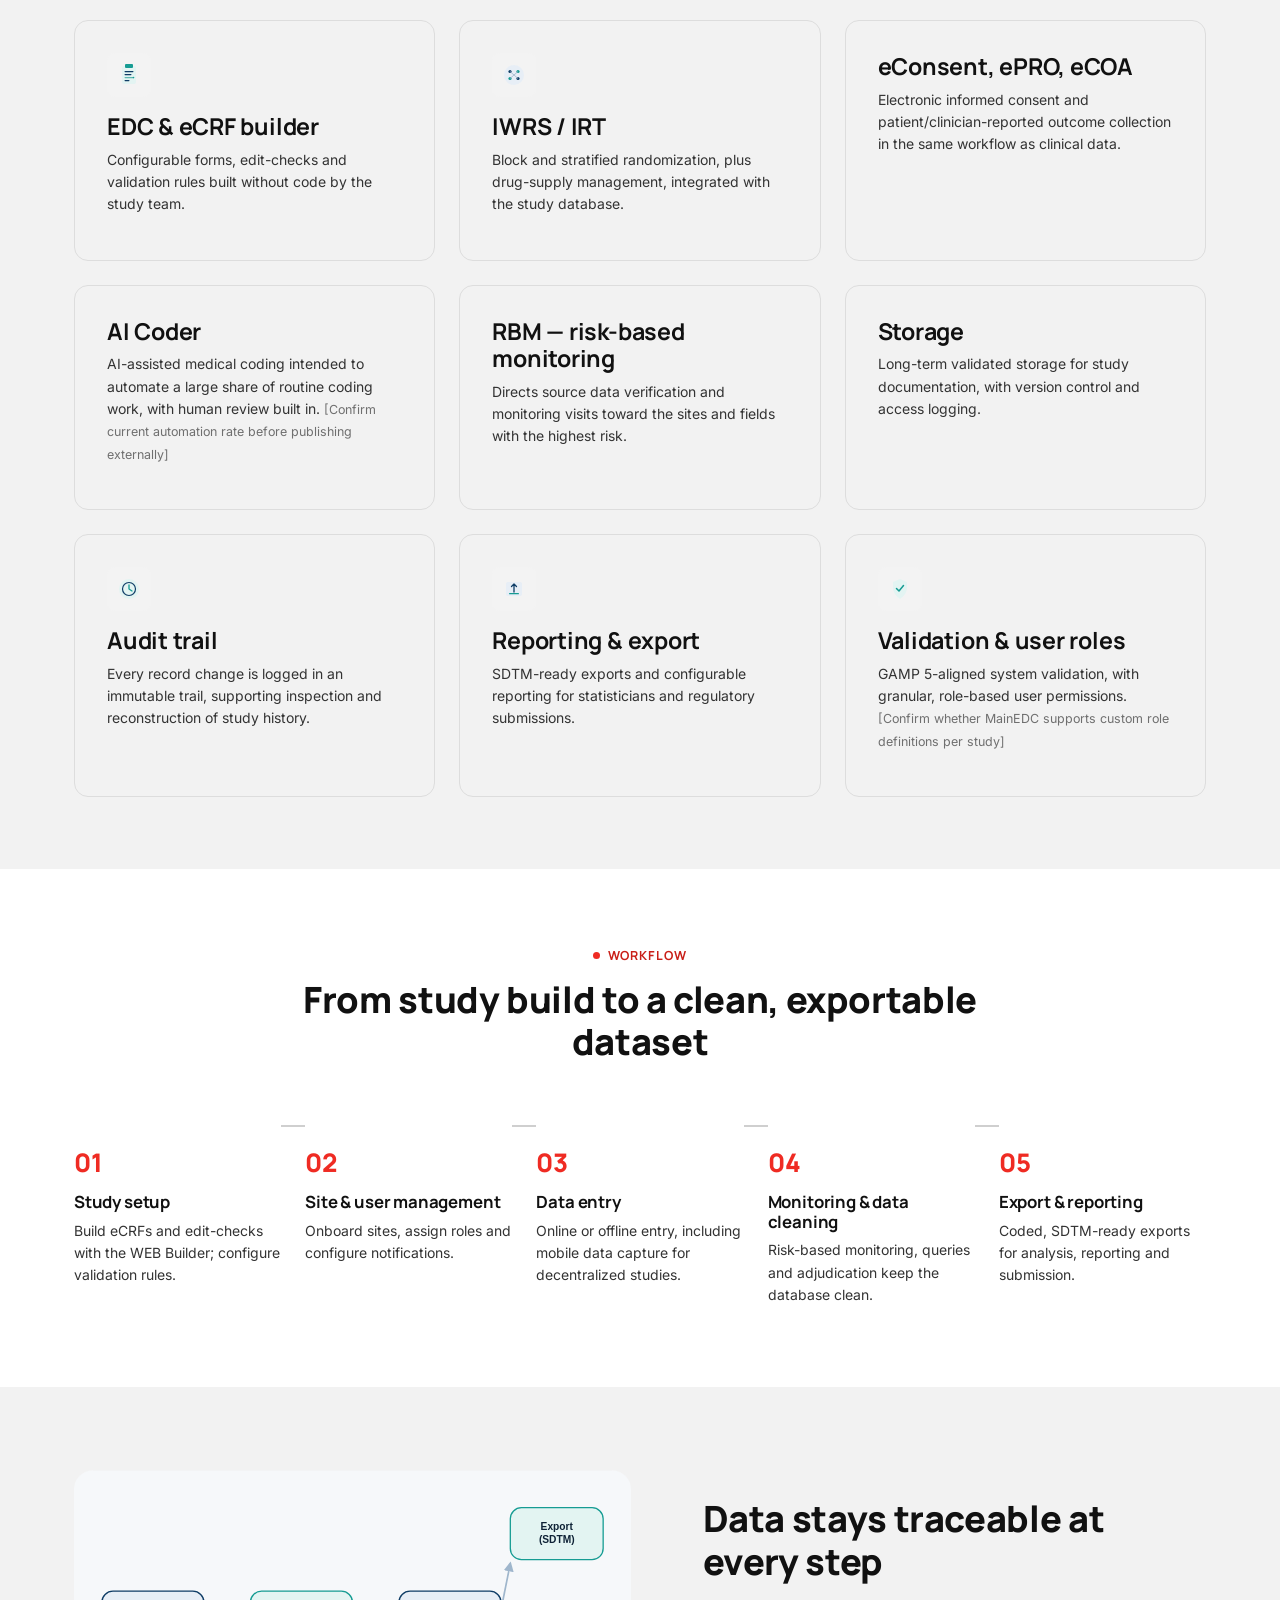
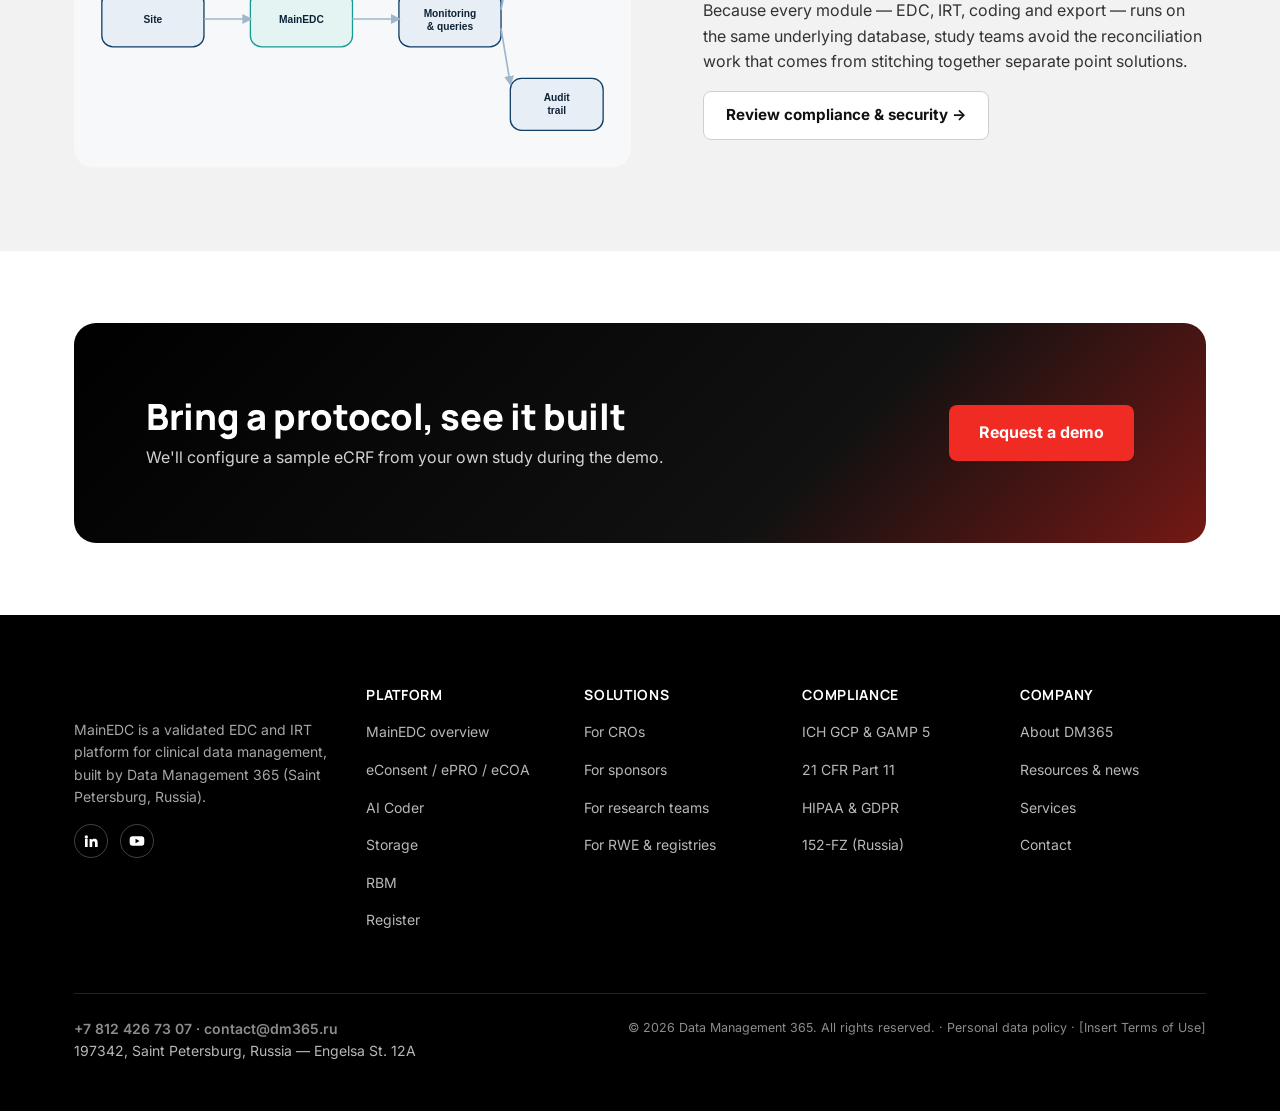
<file: platform.html>
<!DOCTYPE html>
<html lang="en">
<head>
<meta charset="UTF-8">
<meta name="viewport" content="width=device-width, initial-scale=1, shrink-to-fit=no">
<title>MainEDC Platform — EDC, IWRS, eConsent &amp; AI Coding | DM365</title>
<meta name="description" content="MainEDC platform overview: EDC, IWRS/randomization, eConsent/ePRO/eCOA, AI-assisted coding, audit trail and SDTM export — how a study runs from setup to export.">
<link rel="preconnect" href="https://fonts.googleapis.com">
<link rel="preconnect" href="https://fonts.gstatic.com" crossorigin>
<link href="https://fonts.googleapis.com/css2?family=Inter:wght@400;500;600;700&family=Manrope:wght@700;800&display=swap" rel="stylesheet">
<link rel="stylesheet" href="css/style.css">
</head>
<body>
<a class="skip-link" href="#main">Skip to main content</a>

<header class="site-header">
  <div class="container header-inner">
    <a href="index.html" class="logo">
      <!-- Replace with official DM365 logo -->
      <img src="assets/logo/dm365-logo.svg" alt="DM365 — MainEDC platform" width="140" height="32">
    </a>
    <nav class="main-nav" aria-label="Primary">
      <ul class="nav-list">
        <li><a href="platform.html" aria-current="page">Platform</a></li>
        <li><a href="solutions.html">Solutions</a></li>
        <li><a href="services.html">Services</a></li>
        <li><a href="compliance.html">Compliance</a></li>
        <li><a href="resources.html">Resources</a></li>
        <li><a href="about.html">About</a></li>
        <li><a href="contact.html">Contact</a></li>
      </ul>
    </nav>
    <div class="header-actions">
      <a href="contact.html#request" class="btn btn-primary">Request demo</a>
      <button class="menu-toggle" aria-expanded="false" aria-controls="mobile-nav" aria-label="Open menu">
        <span></span><span></span><span></span>
      </button>
    </div>
  </div>
  <div class="mobile-nav" id="mobile-nav">
    <div class="container mobile-nav-inner">
      <ul class="mobile-nav-list">
        <li><a href="platform.html" aria-current="page">Platform</a></li>
        <li><a href="solutions.html">Solutions</a></li>
        <li><a href="services.html">Services</a></li>
        <li><a href="compliance.html">Compliance</a></li>
        <li><a href="resources.html">Resources</a></li>
        <li><a href="about.html">About</a></li>
        <li><a href="contact.html">Contact</a></li>
      </ul>
      <a href="contact.html#request" class="btn btn-primary btn-block">Request demo</a>
    </div>
  </div>
</header>

<main id="main">

  <section class="page-hero section--dark">
    <div class="container">
      <div class="breadcrumbs" style="color:rgba(255,255,255,0.6)"><a href="index.html" style="color:rgba(255,255,255,0.7)">Home</a> / Platform</div>
      <p class="eyebrow">Platform</p>
      <h1 style="max-width:760px">MainEDC: one validated platform from study build to export-ready data</h1>
      <p class="lead" style="max-width:640px;color:rgba(255,255,255,0.85)">A configurable EDC and IRT system used across Phase I–IV studies, designed so data managers, monitors and site staff can each work the way their role requires.</p>
      <div class="hero-actions">
        <a href="contact.html#request" class="btn btn-primary btn-lg">Request a demo</a>
        <a href="#workflow" class="btn btn-ghost-light btn-lg">See how it works</a>
      </div>
    </div>
  </section>

  <!-- ============== PRODUCT OVERVIEW ============== -->
  <section class="section">
    <div class="container hero-grid">
      <div data-reveal>
        <h2>Built for the way studies are actually run</h2>
        <p>MainEDC is the core electronic data capture platform from Data Management 365. It's used to design eCRFs, manage user roles, enter and clean data, and produce export-ready datasets — without each study team building its own infrastructure.</p>
        <p>The platform runs as a private-cloud SaaS deployment with an attested hosting infrastructure, and is built to satisfy <strong>21 CFR Part 11, ICH GCP, GAMP 5, HIPAA and GDPR</strong> requirements. Every change to study data is recorded in an immutable audit trail.</p>
        <ul>
          <li>Drag-and-drop eCRF builder (MainEDC WEB Builder)</li>
          <li>Electronic signature and LIMS integration</li>
          <li>AI-assisted coding against MedDRA, WHODrug, LOINC and ATC dictionaries</li>
          <li>Query management, monitoring and adjudication workflows</li>
          <li>Role-based access and automated notifications</li>
          <li>Proven on databases with 120,000+ patients in a single study</li>
        </ul>
      </div>
      <div class="hero-visual" data-reveal>
        <!-- Replace this placeholder with a generated or real product visual: assets/images/dashboard-mockup.svg -->
        <img src="assets/images/dashboard-mockup.svg" alt="Schematic illustration of the MainEDC EDC dashboard with study metrics and a data table" width="640" height="420" loading="lazy">
      </div>
    </div>
  </section>

  <!-- ============== MODULES ============== -->
  <section class="section section--alt" id="modules">
    <div class="container">
      <div class="section-head">
        <p class="eyebrow">Modules</p>
        <h2>Add only what the study needs</h2>
      </div>
      <div class="grid grid-3" data-reveal>
        <div class="card">
          <div class="card-icon"><img src="assets/icons/edc.svg" alt="" width="24" height="24"></div>
          <h3>EDC &amp; eCRF builder</h3>
          <p>Configurable forms, edit-checks and validation rules built without code by the study team.</p>
        </div>
        <div class="card">
          <div class="card-icon"><img src="assets/icons/iwrs.svg" alt="" width="24" height="24"></div>
          <h3>IWRS / IRT</h3>
          <p>Block and stratified randomization, plus drug-supply management, integrated with the study database.</p>
        </div>
        <div class="card">
          <h3>eConsent, ePRO, eCOA</h3>
          <p>Electronic informed consent and patient/clinician-reported outcome collection in the same workflow as clinical data.</p>
        </div>
        <div class="card">
          <h3>AI Coder</h3>
          <p>AI-assisted medical coding intended to automate a large share of routine coding work, with human review built in. <span class="muted" style="font-size:var(--fs-xs)">[Confirm current automation rate before publishing externally]</span></p>
        </div>
        <div class="card">
          <h3>RBM — risk-based monitoring</h3>
          <p>Directs source data verification and monitoring visits toward the sites and fields with the highest risk.</p>
        </div>
        <div class="card">
          <h3>Storage</h3>
          <p>Long-term validated storage for study documentation, with version control and access logging.</p>
        </div>
        <div class="card">
          <div class="card-icon"><img src="assets/icons/audit-trail.svg" alt="" width="24" height="24"></div>
          <h3>Audit trail</h3>
          <p>Every record change is logged in an immutable trail, supporting inspection and reconstruction of study history.</p>
        </div>
        <div class="card">
          <div class="card-icon"><img src="assets/icons/data-export.svg" alt="" width="24" height="24"></div>
          <h3>Reporting &amp; export</h3>
          <p>SDTM-ready exports and configurable reporting for statisticians and regulatory submissions.</p>
        </div>
        <div class="card">
          <div class="card-icon"><img src="assets/icons/validation.svg" alt="" width="24" height="24"></div>
          <h3>Validation &amp; user roles</h3>
          <p>GAMP 5-aligned system validation, with granular, role-based user permissions. <span class="muted" style="font-size:var(--fs-xs)">[Confirm whether MainEDC supports custom role definitions per study]</span></p>
        </div>
      </div>
    </div>
  </section>

  <!-- ============== WORKFLOW ============== -->
  <section class="section" id="workflow">
    <div class="container">
      <div class="section-head section-head--center">
        <p class="eyebrow">Workflow</p>
        <h2>From study build to a clean, exportable dataset</h2>
      </div>
      <ol class="process-list" data-reveal>
        <li class="process-step">
          <span class="step-index">01</span>
          <h3>Study setup</h3>
          <p>Build eCRFs and edit-checks with the WEB Builder; configure validation rules.</p>
        </li>
        <li class="process-step">
          <span class="step-index">02</span>
          <h3>Site &amp; user management</h3>
          <p>Onboard sites, assign roles and configure notifications.</p>
        </li>
        <li class="process-step">
          <span class="step-index">03</span>
          <h3>Data entry</h3>
          <p>Online or offline entry, including mobile data capture for decentralized studies.</p>
        </li>
        <li class="process-step">
          <span class="step-index">04</span>
          <h3>Monitoring &amp; data cleaning</h3>
          <p>Risk-based monitoring, queries and adjudication keep the database clean.</p>
        </li>
        <li class="process-step">
          <span class="step-index">05</span>
          <h3>Export &amp; reporting</h3>
          <p>Coded, SDTM-ready exports for analysis, reporting and submission.</p>
        </li>
      </ol>
    </div>
  </section>

  <!-- ============== PRODUCT VISUAL / DATA FLOW ============== -->
  <section class="section section--alt">
    <div class="container hero-grid">
      <div class="hero-visual" data-reveal>
        <!-- Replace this placeholder with a generated or real product visual: assets/images/data-flow.svg -->
        <img src="assets/images/data-flow.svg" alt="Diagram of data moving from research site through MainEDC to monitoring, audit trail and export" width="600" height="320" loading="lazy">
      </div>
      <div data-reveal>
        <h2>Data stays traceable at every step</h2>
        <p>Because every module — EDC, IRT, coding and export — runs on the same underlying database, study teams avoid the reconciliation work that comes from stitching together separate point solutions.</p>
        <a href="compliance.html" class="btn btn-secondary">Review compliance &amp; security →</a>
      </div>
    </div>
  </section>

  <section class="section">
    <div class="container">
      <div class="cta-banner" data-reveal>
        <div>
          <h2>Bring a protocol, see it built</h2>
          <p>We'll configure a sample eCRF from your own study during the demo.</p>
        </div>
        <div class="cta-banner-actions">
          <a href="contact.html#request" class="btn btn-primary btn-lg">Request a demo</a>
        </div>
      </div>
    </div>
  </section>

</main>

<footer class="site-footer">
  <div class="container">
    <div class="footer-top">
      <div class="footer-brand">
        <a href="index.html" class="logo">
          <img src="assets/logo/dm365-logo.svg" alt="DM365 — MainEDC platform" width="140" height="32">
        </a>
        <p>MainEDC is a validated EDC and IRT platform for clinical data management, built by Data Management 365 (Saint Petersburg, Russia).</p>
        <div class="footer-social">
          <a href="https://www.linkedin.com/company/data-management-365/" aria-label="DM365 on LinkedIn" target="_blank" rel="noopener">
            <svg viewBox="0 0 24 24" fill="#fff" aria-hidden="true"><path d="M4.98 3.5a2.5 2.5 0 1 1 0 5 2.5 2.5 0 0 1 0-5zM3 9h4v12H3V9zm6.5 0H13v1.7h.06c.55-1 1.9-2 3.9-2 4.2 0 5 2.6 5 6V21h-4v-5.6c0-1.3 0-3-1.9-3-1.9 0-2.2 1.4-2.2 2.9V21h-4V9z"/></svg>
          </a>
          <a href="https://www.youtube.com/channel/UCnD_Cf7_VdsFS3guAeJPtsw/featured" aria-label="DM365 on YouTube" target="_blank" rel="noopener">
            <svg viewBox="0 0 24 24" fill="#fff" aria-hidden="true"><path d="M23 12s0-3.2-.4-4.7c-.3-.9-1-1.6-1.9-1.9C19.2 5 12 5 12 5s-7.2 0-8.7.4c-.9.3-1.6 1-1.9 1.9C1 8.8 1 12 1 12s0 3.2.4 4.7c.3.9 1 1.6 1.9 1.9C4.8 19 12 19 12 19s7.2 0 8.7-.4c.9-.3 1.6-1 1.9-1.9.4-1.5.4-4.7.4-4.7zM9.8 15.5v-7l6 3.5-6 3.5z"/></svg>
          </a>
        </div>
      </div>
      <div class="footer-col">
        <h4>Platform</h4>
        <ul>
          <li><a href="platform.html">MainEDC overview</a></li>
          <li><a href="platform.html#modules">eConsent / ePRO / eCOA</a></li>
          <li><a href="platform.html#modules">AI Coder</a></li>
          <li><a href="platform.html#modules">Storage</a></li>
          <li><a href="platform.html#modules">RBM</a></li>
          <li><a href="platform.html#modules">Register</a></li>
        </ul>
      </div>
      <div class="footer-col">
        <h4>Solutions</h4>
        <ul>
          <li><a href="solutions.html#cro">For CROs</a></li>
          <li><a href="solutions.html#sponsors">For sponsors</a></li>
          <li><a href="solutions.html#sites">For research teams</a></li>
          <li><a href="solutions.html#rwe">For RWE &amp; registries</a></li>
        </ul>
      </div>
      <div class="footer-col">
        <h4>Compliance</h4>
        <ul>
          <li><a href="compliance.html">ICH GCP &amp; GAMP 5</a></li>
          <li><a href="compliance.html">21 CFR Part 11</a></li>
          <li><a href="compliance.html">HIPAA &amp; GDPR</a></li>
          <li><a href="compliance.html">152-FZ (Russia)</a></li>
        </ul>
      </div>
      <div class="footer-col">
        <h4>Company</h4>
        <ul>
          <li><a href="about.html">About DM365</a></li>
          <li><a href="resources.html">Resources &amp; news</a></li>
          <li><a href="services.html">Services</a></li>
          <li><a href="contact.html">Contact</a></li>
        </ul>
      </div>
    </div>
    <div class="footer-bottom">
      <div class="footer-contact">
        <a href="tel:+78124267307">+7 812 426 73 07</a> ·
        <a href="mailto:contact@dm365.ru">contact@dm365.ru</a><br>
        197342, Saint Petersburg, Russia — Engelsa St. 12A
      </div>
      <div>
        © <span id="year">2026</span> Data Management 365. All rights reserved. ·
        <a href="https://dm365.ru/protection/" target="_blank" rel="noopener">Personal data policy</a> ·
        <a href="#">[Insert Terms of Use]</a>
      </div>
    </div>
  </div>
</footer>

<script src="js/main.js"></script>
<script>document.getElementById('year').textContent = new Date().getFullYear();</script>
</body>
</html>
</file>
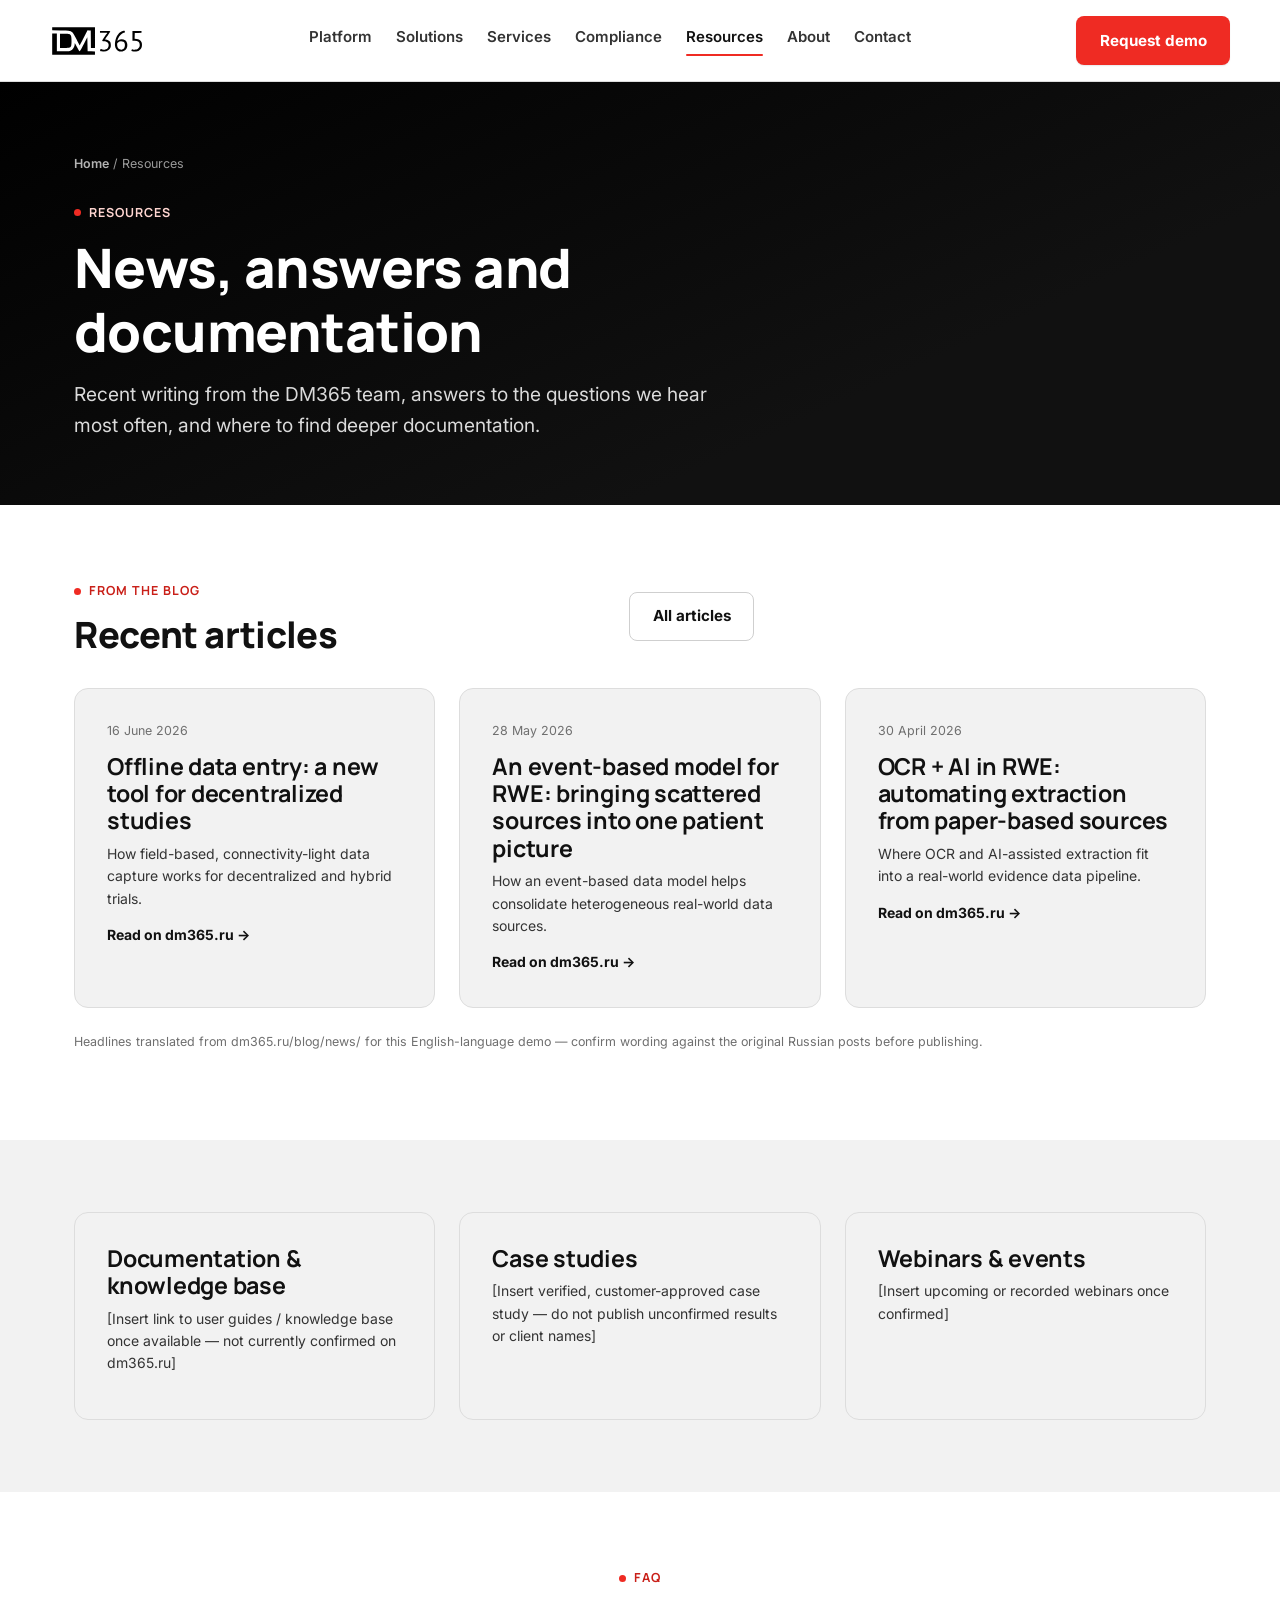
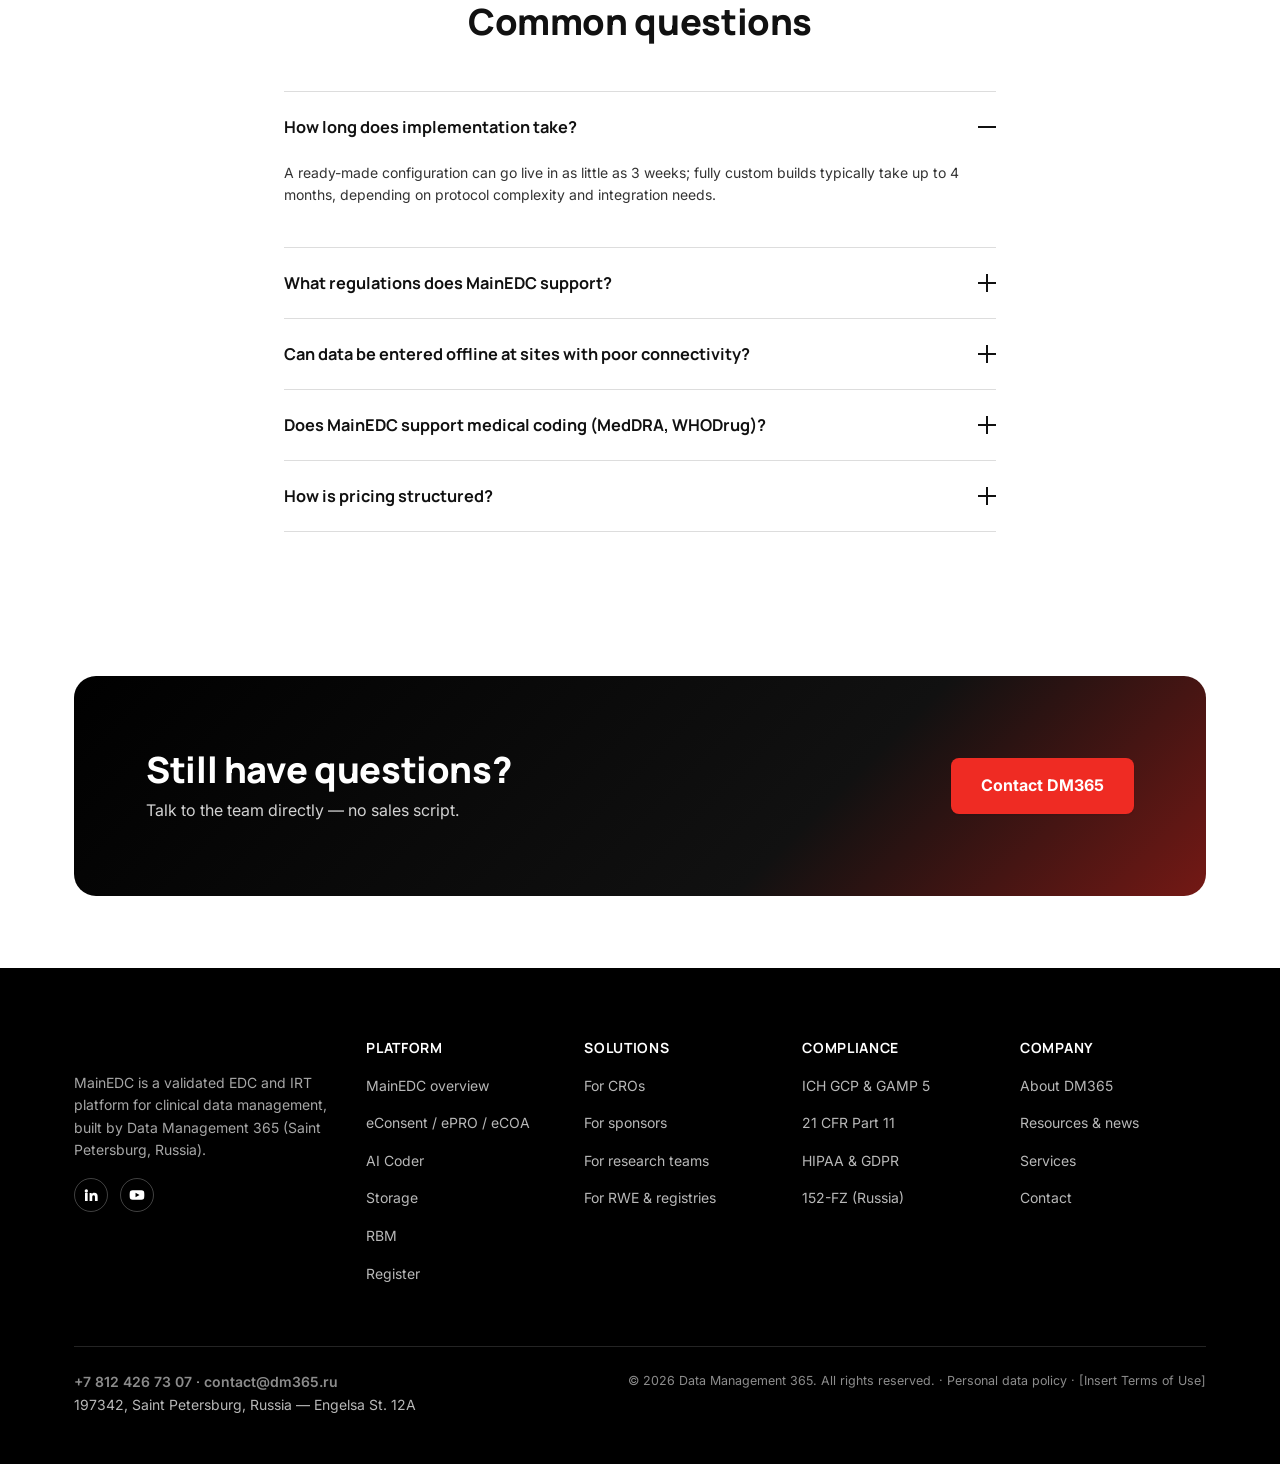
<file: resources.html>
<!DOCTYPE html>
<html lang="en">
<head>
<meta charset="UTF-8">
<meta name="viewport" content="width=device-width, initial-scale=1, shrink-to-fit=no">
<title>Resources — News, FAQ &amp; Knowledge Base | DM365</title>
<meta name="description" content="DM365 resources: latest news on EDC and clinical data management, frequently asked questions, and where to find documentation and case studies.">
<link rel="preconnect" href="https://fonts.googleapis.com">
<link rel="preconnect" href="https://fonts.gstatic.com" crossorigin>
<link href="https://fonts.googleapis.com/css2?family=Inter:wght@400;500;600;700&family=Manrope:wght@700;800&display=swap" rel="stylesheet">
<link rel="stylesheet" href="css/style.css">
</head>
<body>
<a class="skip-link" href="#main">Skip to main content</a>

<header class="site-header">
  <div class="container header-inner">
    <a href="index.html" class="logo">
      <!-- Replace with official DM365 logo -->
      <img src="assets/logo/dm365-logo.svg" alt="DM365 — MainEDC platform" width="140" height="32">
    </a>
    <nav class="main-nav" aria-label="Primary">
      <ul class="nav-list">
        <li><a href="platform.html">Platform</a></li>
        <li><a href="solutions.html">Solutions</a></li>
        <li><a href="services.html">Services</a></li>
        <li><a href="compliance.html">Compliance</a></li>
        <li><a href="resources.html" aria-current="page">Resources</a></li>
        <li><a href="about.html">About</a></li>
        <li><a href="contact.html">Contact</a></li>
      </ul>
    </nav>
    <div class="header-actions">
      <a href="contact.html#request" class="btn btn-primary">Request demo</a>
      <button class="menu-toggle" aria-expanded="false" aria-controls="mobile-nav" aria-label="Open menu">
        <span></span><span></span><span></span>
      </button>
    </div>
  </div>
  <div class="mobile-nav" id="mobile-nav">
    <div class="container mobile-nav-inner">
      <ul class="mobile-nav-list">
        <li><a href="platform.html">Platform</a></li>
        <li><a href="solutions.html">Solutions</a></li>
        <li><a href="services.html">Services</a></li>
        <li><a href="compliance.html">Compliance</a></li>
        <li><a href="resources.html" aria-current="page">Resources</a></li>
        <li><a href="about.html">About</a></li>
        <li><a href="contact.html">Contact</a></li>
      </ul>
      <a href="contact.html#request" class="btn btn-primary btn-block">Request demo</a>
    </div>
  </div>
</header>

<main id="main">

  <section class="page-hero section--dark">
    <div class="container">
      <div class="breadcrumbs" style="color:rgba(255,255,255,0.6)"><a href="index.html" style="color:rgba(255,255,255,0.7)">Home</a> / Resources</div>
      <p class="eyebrow">Resources</p>
      <h1 style="max-width:760px">News, answers and documentation</h1>
      <p class="lead" style="max-width:640px;color:rgba(255,255,255,0.85)">Recent writing from the DM365 team, answers to the questions we hear most often, and where to find deeper documentation.</p>
    </div>
  </section>

  <!-- ============== NEWS / BLOG ============== -->
  <section class="section">
    <div class="container">
      <div class="flex-between section-head" style="margin-bottom:var(--space-6)">
        <div>
          <p class="eyebrow">From the blog</p>
          <h2 class="mb-0">Recent articles</h2>
        </div>
        <a class="btn btn-secondary" href="https://dm365.ru/blog/news/" target="_blank" rel="noopener">All articles</a>
      </div>
      <div class="grid grid-3" data-reveal>
        <article class="card">
          <p class="muted" style="font-size:var(--fs-xs)">16 June 2026</p>
          <h3>Offline data entry: a new tool for decentralized studies</h3>
          <p>How field-based, connectivity-light data capture works for decentralized and hybrid trials.</p>
          <a class="card-link" href="https://dm365.ru/blog/news/offlayn-vvod-dannykh/offlayn-vvod-dannykh.html" target="_blank" rel="noopener">Read on dm365.ru →</a>
        </article>
        <article class="card">
          <p class="muted" style="font-size:var(--fs-xs)">28 May 2026</p>
          <h3>An event-based model for RWE: bringing scattered sources into one patient picture</h3>
          <p>How an event-based data model helps consolidate heterogeneous real-world data sources.</p>
          <a class="card-link" href="https://dm365.ru/blog/news/sobytiynaya-model-v-rwe/sobytiynaya-model-v-rwe.html" target="_blank" rel="noopener">Read on dm365.ru →</a>
        </article>
        <article class="card">
          <p class="muted" style="font-size:var(--fs-xs)">30 April 2026</p>
          <h3>OCR + AI in RWE: automating extraction from paper-based sources</h3>
          <p>Where OCR and AI-assisted extraction fit into a real-world evidence data pipeline.</p>
          <a class="card-link" href="https://dm365.ru/blog/news/ocr-ai-v-rwe/ocr-ai-v-rwe.html" target="_blank" rel="noopener">Read on dm365.ru →</a>
        </article>
      </div>
      <p class="muted" style="font-size:var(--fs-xs);margin-top:var(--space-5)">Headlines translated from dm365.ru/blog/news/ for this English-language demo — confirm wording against the original Russian posts before publishing.</p>
    </div>
  </section>

  <!-- ============== KNOWLEDGE BASE / CASE STUDIES placeholders ============== -->
  <section class="section section--alt">
    <div class="container">
      <div class="grid grid-3" data-reveal>
        <div class="card">
          <h3>Documentation &amp; knowledge base</h3>
          <p>[Insert link to user guides / knowledge base once available — not currently confirmed on dm365.ru]</p>
        </div>
        <div class="card">
          <h3>Case studies</h3>
          <p>[Insert verified, customer-approved case study — do not publish unconfirmed results or client names]</p>
        </div>
        <div class="card">
          <h3>Webinars &amp; events</h3>
          <p>[Insert upcoming or recorded webinars once confirmed]</p>
        </div>
      </div>
    </div>
  </section>

  <!-- ============== FAQ ============== -->
  <section class="section">
    <div class="container container--narrow">
      <div class="section-head section-head--center">
        <p class="eyebrow">FAQ</p>
        <h2>Common questions</h2>
      </div>
      <div class="accordion">
        <div class="accordion-item">
          <button class="accordion-trigger" aria-expanded="true" aria-controls="faq-1">
            How long does implementation take?
            <span class="icon-plus" aria-hidden="true"></span>
          </button>
          <div class="accordion-panel" id="faq-1" style="max-height:200px">
            <p>A ready-made configuration can go live in as little as 3 weeks; fully custom builds typically take up to 4 months, depending on protocol complexity and integration needs.</p>
          </div>
        </div>
        <div class="accordion-item">
          <button class="accordion-trigger" aria-expanded="false" aria-controls="faq-2">
            What regulations does MainEDC support?
            <span class="icon-plus" aria-hidden="true"></span>
          </button>
          <div class="accordion-panel" id="faq-2">
            <p>MainEDC is built to satisfy ICH GCP E6(R2), 21 CFR Part 11, GAMP 5, HIPAA, GDPR and Russia's 152-FZ. See the <a href="compliance.html">Compliance</a> page for details.</p>
          </div>
        </div>
        <div class="accordion-item">
          <button class="accordion-trigger" aria-expanded="false" aria-controls="faq-3">
            Can data be entered offline at sites with poor connectivity?
            <span class="icon-plus" aria-hidden="true"></span>
          </button>
          <div class="accordion-panel" id="faq-3">
            <p>Yes — MainEDC supports offline data entry for decentralized and connectivity-limited sites, syncing once a connection is available.</p>
          </div>
        </div>
        <div class="accordion-item">
          <button class="accordion-trigger" aria-expanded="false" aria-controls="faq-4">
            Does MainEDC support medical coding (MedDRA, WHODrug)?
            <span class="icon-plus" aria-hidden="true"></span>
          </button>
          <div class="accordion-panel" id="faq-4">
            <p>Yes — MainEDC AI Coder assists with coding against MedDRA, WHODrug, LOINC and ATC dictionaries, with human review built into the workflow.</p>
          </div>
        </div>
        <div class="accordion-item">
          <button class="accordion-trigger" aria-expanded="false" aria-controls="faq-5">
            How is pricing structured?
            <span class="icon-plus" aria-hidden="true"></span>
          </button>
          <div class="accordion-panel" id="faq-5">
            <p>Pricing starts from ₽29,000 per month and scales with study size and the modules in use. See <a href="services.html">Services</a> for an indicative timeline and pricing summary.</p>
          </div>
        </div>
      </div>
    </div>
  </section>

  <section class="section">
    <div class="container">
      <div class="cta-banner" data-reveal>
        <div>
          <h2>Still have questions?</h2>
          <p>Talk to the team directly — no sales script.</p>
        </div>
        <div class="cta-banner-actions">
          <a href="contact.html#request" class="btn btn-primary btn-lg">Contact DM365</a>
        </div>
      </div>
    </div>
  </section>

</main>

<footer class="site-footer">
  <div class="container">
    <div class="footer-top">
      <div class="footer-brand">
        <a href="index.html" class="logo">
          <img src="assets/logo/dm365-logo.svg" alt="DM365 — MainEDC platform" width="140" height="32">
        </a>
        <p>MainEDC is a validated EDC and IRT platform for clinical data management, built by Data Management 365 (Saint Petersburg, Russia).</p>
        <div class="footer-social">
          <a href="https://www.linkedin.com/company/data-management-365/" aria-label="DM365 on LinkedIn" target="_blank" rel="noopener">
            <svg viewBox="0 0 24 24" fill="#fff" aria-hidden="true"><path d="M4.98 3.5a2.5 2.5 0 1 1 0 5 2.5 2.5 0 0 1 0-5zM3 9h4v12H3V9zm6.5 0H13v1.7h.06c.55-1 1.9-2 3.9-2 4.2 0 5 2.6 5 6V21h-4v-5.6c0-1.3 0-3-1.9-3-1.9 0-2.2 1.4-2.2 2.9V21h-4V9z"/></svg>
          </a>
          <a href="https://www.youtube.com/channel/UCnD_Cf7_VdsFS3guAeJPtsw/featured" aria-label="DM365 on YouTube" target="_blank" rel="noopener">
            <svg viewBox="0 0 24 24" fill="#fff" aria-hidden="true"><path d="M23 12s0-3.2-.4-4.7c-.3-.9-1-1.6-1.9-1.9C19.2 5 12 5 12 5s-7.2 0-8.7.4c-.9.3-1.6 1-1.9 1.9C1 8.8 1 12 1 12s0 3.2.4 4.7c.3.9 1 1.6 1.9 1.9C4.8 19 12 19 12 19s7.2 0 8.7-.4c.9-.3 1.6-1 1.9-1.9.4-1.5.4-4.7.4-4.7zM9.8 15.5v-7l6 3.5-6 3.5z"/></svg>
          </a>
        </div>
      </div>
      <div class="footer-col">
        <h4>Platform</h4>
        <ul>
          <li><a href="platform.html">MainEDC overview</a></li>
          <li><a href="platform.html#modules">eConsent / ePRO / eCOA</a></li>
          <li><a href="platform.html#modules">AI Coder</a></li>
          <li><a href="platform.html#modules">Storage</a></li>
          <li><a href="platform.html#modules">RBM</a></li>
          <li><a href="platform.html#modules">Register</a></li>
        </ul>
      </div>
      <div class="footer-col">
        <h4>Solutions</h4>
        <ul>
          <li><a href="solutions.html#cro">For CROs</a></li>
          <li><a href="solutions.html#sponsors">For sponsors</a></li>
          <li><a href="solutions.html#sites">For research teams</a></li>
          <li><a href="solutions.html#rwe">For RWE &amp; registries</a></li>
        </ul>
      </div>
      <div class="footer-col">
        <h4>Compliance</h4>
        <ul>
          <li><a href="compliance.html">ICH GCP &amp; GAMP 5</a></li>
          <li><a href="compliance.html">21 CFR Part 11</a></li>
          <li><a href="compliance.html">HIPAA &amp; GDPR</a></li>
          <li><a href="compliance.html">152-FZ (Russia)</a></li>
        </ul>
      </div>
      <div class="footer-col">
        <h4>Company</h4>
        <ul>
          <li><a href="about.html">About DM365</a></li>
          <li><a href="resources.html">Resources &amp; news</a></li>
          <li><a href="services.html">Services</a></li>
          <li><a href="contact.html">Contact</a></li>
        </ul>
      </div>
    </div>
    <div class="footer-bottom">
      <div class="footer-contact">
        <a href="tel:+78124267307">+7 812 426 73 07</a> ·
        <a href="mailto:contact@dm365.ru">contact@dm365.ru</a><br>
        197342, Saint Petersburg, Russia — Engelsa St. 12A
      </div>
      <div>
        © <span id="year">2026</span> Data Management 365. All rights reserved. ·
        <a href="https://dm365.ru/protection/" target="_blank" rel="noopener">Personal data policy</a> ·
        <a href="#">[Insert Terms of Use]</a>
      </div>
    </div>
  </div>
</footer>

<script src="js/main.js"></script>
<script>document.getElementById('year').textContent = new Date().getFullYear();</script>
</body>
</html>
</file>
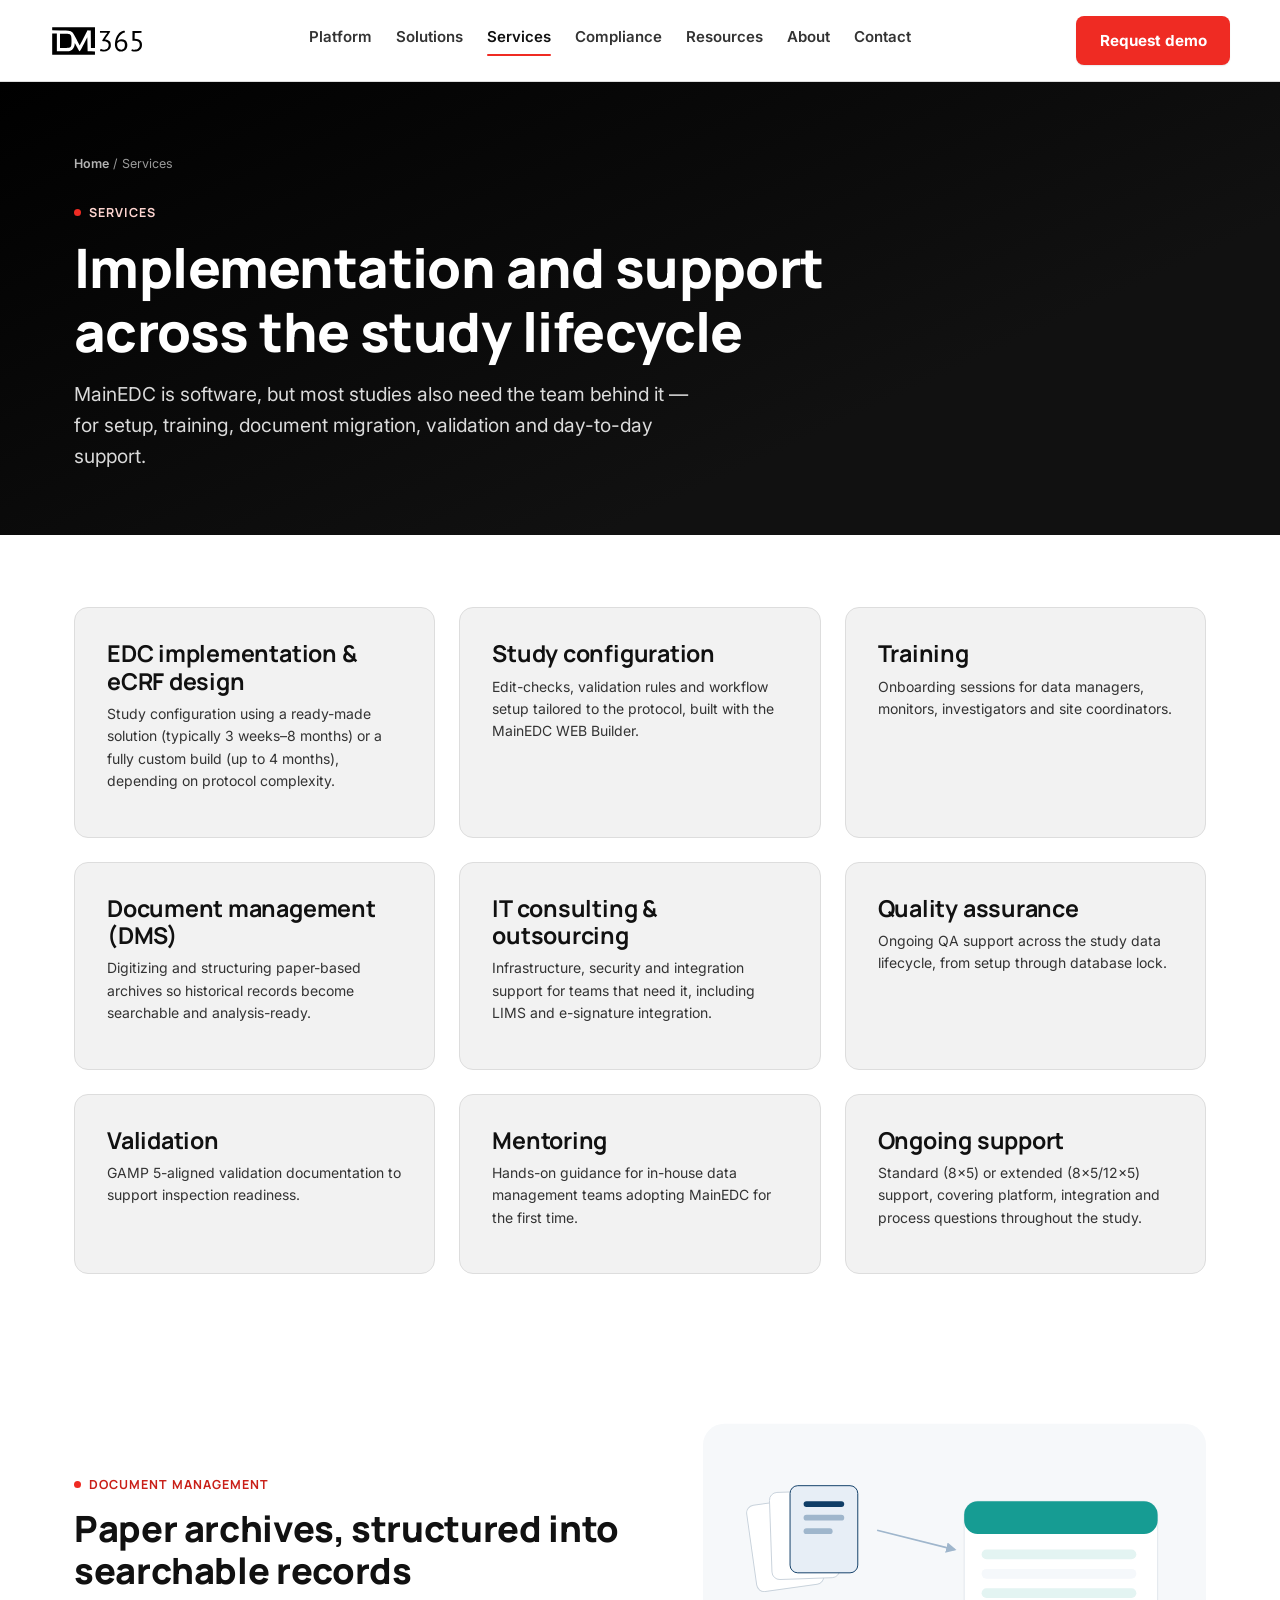
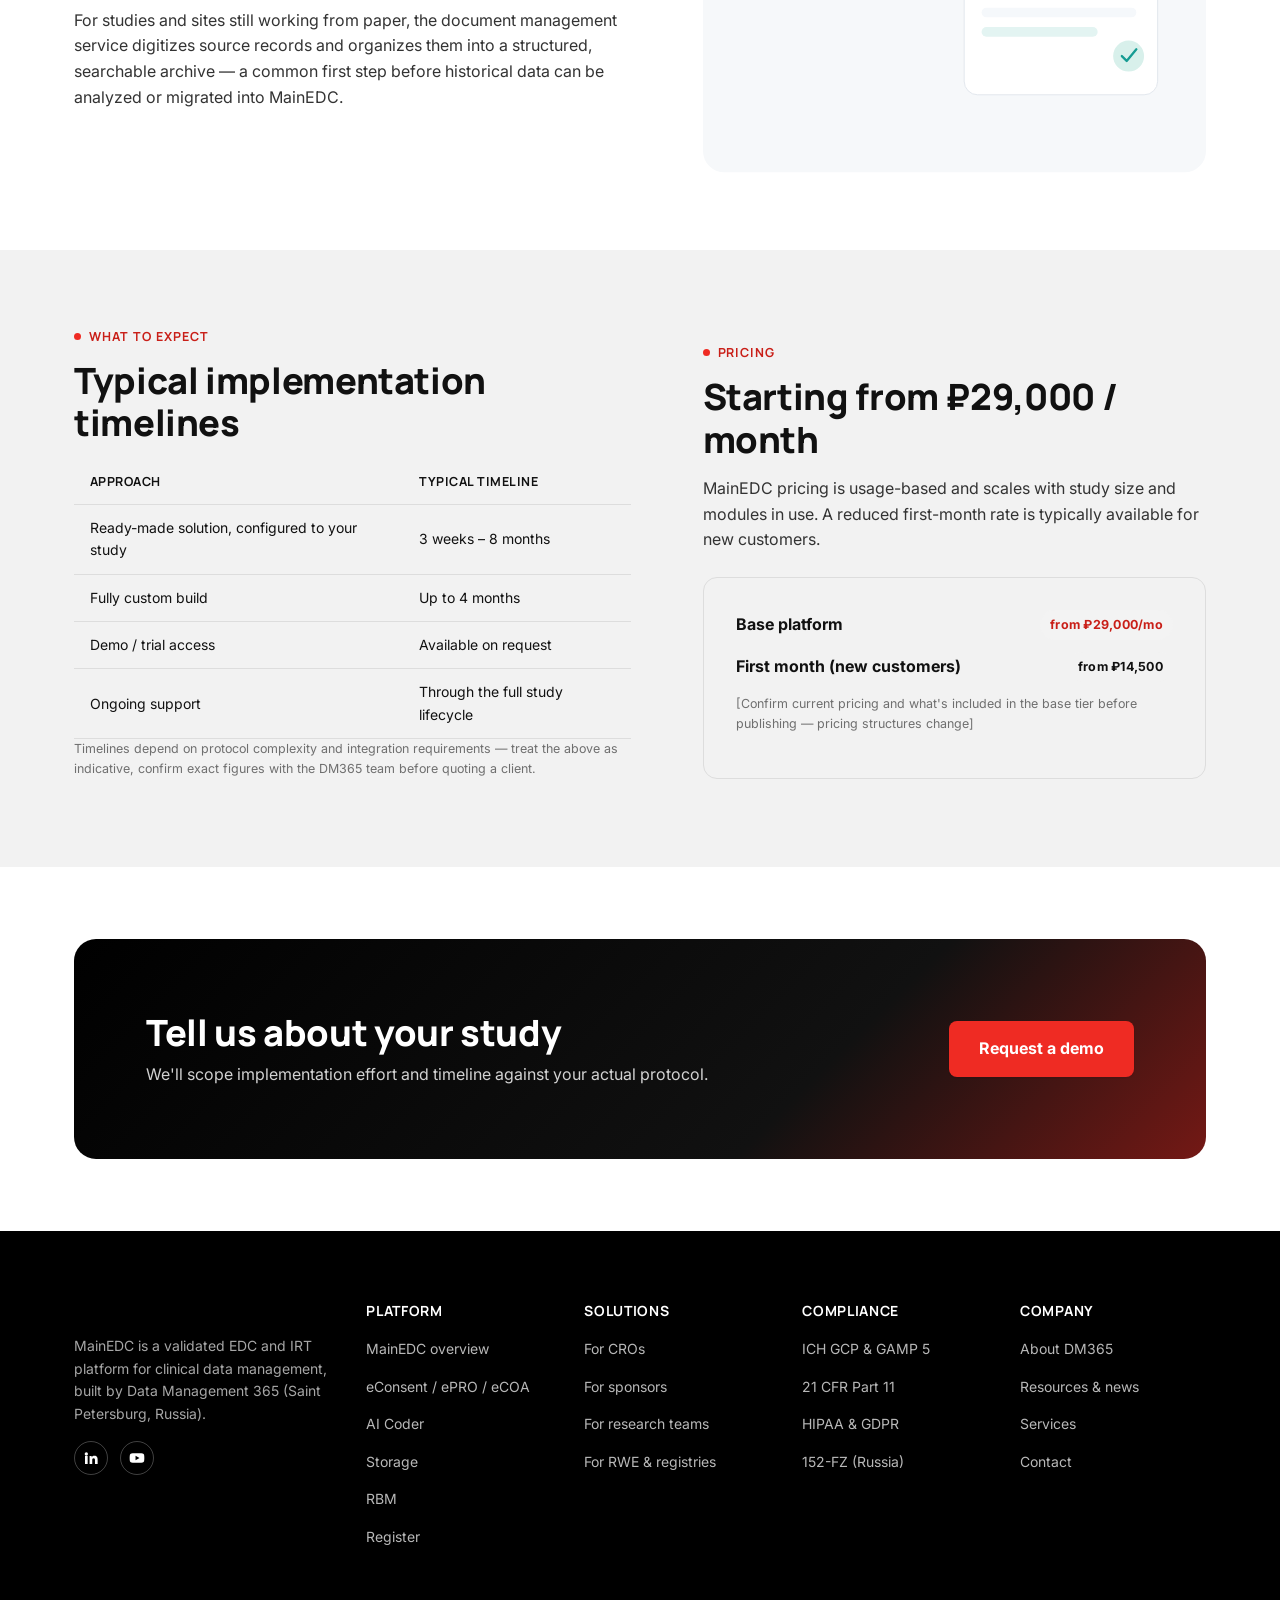
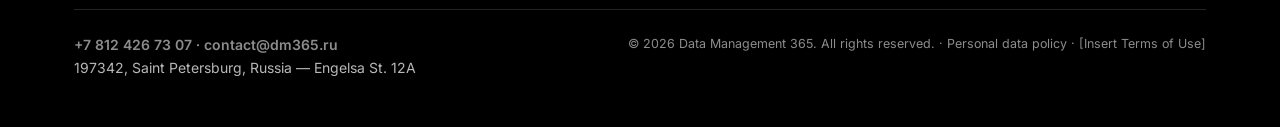
<file: services.html>
<!DOCTYPE html>
<html lang="en">
<head>
<meta charset="UTF-8">
<meta name="viewport" content="width=device-width, initial-scale=1, shrink-to-fit=no">
<title>Services — Implementation, Training &amp; Data Management | DM365</title>
<meta name="description" content="DM365 services: MainEDC implementation, eCRF design, training, document management, IT security and outsourcing, quality assurance, validation and mentoring.">
<link rel="preconnect" href="https://fonts.googleapis.com">
<link rel="preconnect" href="https://fonts.gstatic.com" crossorigin>
<link href="https://fonts.googleapis.com/css2?family=Inter:wght@400;500;600;700&family=Manrope:wght@700;800&display=swap" rel="stylesheet">
<link rel="stylesheet" href="css/style.css">
</head>
<body>
<a class="skip-link" href="#main">Skip to main content</a>

<header class="site-header">
  <div class="container header-inner">
    <a href="index.html" class="logo">
      <!-- Replace with official DM365 logo -->
      <img src="assets/logo/dm365-logo.svg" alt="DM365 — MainEDC platform" width="140" height="32">
    </a>
    <nav class="main-nav" aria-label="Primary">
      <ul class="nav-list">
        <li><a href="platform.html">Platform</a></li>
        <li><a href="solutions.html">Solutions</a></li>
        <li><a href="services.html" aria-current="page">Services</a></li>
        <li><a href="compliance.html">Compliance</a></li>
        <li><a href="resources.html">Resources</a></li>
        <li><a href="about.html">About</a></li>
        <li><a href="contact.html">Contact</a></li>
      </ul>
    </nav>
    <div class="header-actions">
      <a href="contact.html#request" class="btn btn-primary">Request demo</a>
      <button class="menu-toggle" aria-expanded="false" aria-controls="mobile-nav" aria-label="Open menu">
        <span></span><span></span><span></span>
      </button>
    </div>
  </div>
  <div class="mobile-nav" id="mobile-nav">
    <div class="container mobile-nav-inner">
      <ul class="mobile-nav-list">
        <li><a href="platform.html">Platform</a></li>
        <li><a href="solutions.html">Solutions</a></li>
        <li><a href="services.html" aria-current="page">Services</a></li>
        <li><a href="compliance.html">Compliance</a></li>
        <li><a href="resources.html">Resources</a></li>
        <li><a href="about.html">About</a></li>
        <li><a href="contact.html">Contact</a></li>
      </ul>
      <a href="contact.html#request" class="btn btn-primary btn-block">Request demo</a>
    </div>
  </div>
</header>

<main id="main">

  <section class="page-hero section--dark">
    <div class="container">
      <div class="breadcrumbs" style="color:rgba(255,255,255,0.6)"><a href="index.html" style="color:rgba(255,255,255,0.7)">Home</a> / Services</div>
      <p class="eyebrow">Services</p>
      <h1 style="max-width:760px">Implementation and support across the study lifecycle</h1>
      <p class="lead" style="max-width:640px;color:rgba(255,255,255,0.85)">MainEDC is software, but most studies also need the team behind it — for setup, training, document migration, validation and day-to-day support.</p>
    </div>
  </section>

  <!-- ============== SERVICES GRID ============== -->
  <section class="section">
    <div class="container">
      <div class="grid grid-3" data-reveal>
        <div class="card">
          <h3>EDC implementation &amp; eCRF design</h3>
          <p>Study configuration using a ready-made solution (typically 3 weeks–8 months) or a fully custom build (up to 4 months), depending on protocol complexity.</p>
        </div>
        <div class="card">
          <h3>Study configuration</h3>
          <p>Edit-checks, validation rules and workflow setup tailored to the protocol, built with the MainEDC WEB Builder.</p>
        </div>
        <div class="card">
          <h3>Training</h3>
          <p>Onboarding sessions for data managers, monitors, investigators and site coordinators.</p>
        </div>
        <div class="card">
          <h3>Document management (DMS)</h3>
          <p>Digitizing and structuring paper-based archives so historical records become searchable and analysis-ready.</p>
        </div>
        <div class="card">
          <h3>IT consulting &amp; outsourcing</h3>
          <p>Infrastructure, security and integration support for teams that need it, including LIMS and e-signature integration.</p>
        </div>
        <div class="card">
          <h3>Quality assurance</h3>
          <p>Ongoing QA support across the study data lifecycle, from setup through database lock.</p>
        </div>
        <div class="card">
          <h3>Validation</h3>
          <p>GAMP 5-aligned validation documentation to support inspection readiness.</p>
        </div>
        <div class="card">
          <h3>Mentoring</h3>
          <p>Hands-on guidance for in-house data management teams adopting MainEDC for the first time.</p>
        </div>
        <div class="card">
          <h3>Ongoing support</h3>
          <p>Standard (8×5) or extended (8×5/12×5) support, covering platform, integration and process questions throughout the study.</p>
        </div>
      </div>
    </div>
  </section>

  <!-- ============== DOCUMENT MANAGEMENT VISUAL ============== -->
  <section class="section">
    <div class="container hero-grid">
      <div data-reveal>
        <p class="eyebrow">Document management</p>
        <h2>Paper archives, structured into searchable records</h2>
        <p>For studies and sites still working from paper, the document management service digitizes source records and organizes them into a structured, searchable archive — a common first step before historical data can be analyzed or migrated into MainEDC.</p>
      </div>
      <div class="hero-visual" data-reveal>
        <!-- Replace this placeholder with a generated or real product visual: assets/images/data-management.svg -->
        <img src="assets/images/data-management.svg" alt="Illustration of paper documents being structured into a digital database" width="520" height="360" loading="lazy">
      </div>
    </div>
  </section>

  <!-- ============== TIMELINE / PRICING ============== -->
  <section class="section section--alt">
    <div class="container hero-grid">
      <div data-reveal>
        <p class="eyebrow">What to expect</p>
        <h2>Typical implementation timelines</h2>
        <table class="simple-table">
          <thead>
            <tr><th>Approach</th><th>Typical timeline</th></tr>
          </thead>
          <tbody>
            <tr><td>Ready-made solution, configured to your study</td><td>3 weeks – 8 months</td></tr>
            <tr><td>Fully custom build</td><td>Up to 4 months</td></tr>
            <tr><td>Demo / trial access</td><td>Available on request</td></tr>
            <tr><td>Ongoing support</td><td>Through the full study lifecycle</td></tr>
          </tbody>
        </table>
        <p class="muted" style="font-size:var(--fs-xs)">Timelines depend on protocol complexity and integration requirements — treat the above as indicative, confirm exact figures with the DM365 team before quoting a client.</p>
      </div>
      <div data-reveal>
        <p class="eyebrow">Pricing</p>
        <h2>Starting from ₽29,000 / month</h2>
        <p>MainEDC pricing is usage-based and scales with study size and modules in use. A reduced first-month rate is typically available for new customers.</p>
        <div class="card" style="margin-top:var(--space-5)">
          <div class="flex-between"><strong>Base platform</strong><span class="badge badge--accent">from ₽29,000/mo</span></div>
          <div class="flex-between" style="margin-top:var(--space-3)"><strong>First month (new customers)</strong><span class="badge">from ₽14,500</span></div>
          <p class="muted" style="font-size:var(--fs-xs);margin-top:var(--space-3)">[Confirm current pricing and what's included in the base tier before publishing — pricing structures change]</p>
        </div>
      </div>
    </div>
  </section>

  <section class="section">
    <div class="container">
      <div class="cta-banner" data-reveal>
        <div>
          <h2>Tell us about your study</h2>
          <p>We'll scope implementation effort and timeline against your actual protocol.</p>
        </div>
        <div class="cta-banner-actions">
          <a href="contact.html#request" class="btn btn-primary btn-lg">Request a demo</a>
        </div>
      </div>
    </div>
  </section>

</main>

<footer class="site-footer">
  <div class="container">
    <div class="footer-top">
      <div class="footer-brand">
        <a href="index.html" class="logo">
          <img src="assets/logo/dm365-logo.svg" alt="DM365 — MainEDC platform" width="140" height="32">
        </a>
        <p>MainEDC is a validated EDC and IRT platform for clinical data management, built by Data Management 365 (Saint Petersburg, Russia).</p>
        <div class="footer-social">
          <a href="https://www.linkedin.com/company/data-management-365/" aria-label="DM365 on LinkedIn" target="_blank" rel="noopener">
            <svg viewBox="0 0 24 24" fill="#fff" aria-hidden="true"><path d="M4.98 3.5a2.5 2.5 0 1 1 0 5 2.5 2.5 0 0 1 0-5zM3 9h4v12H3V9zm6.5 0H13v1.7h.06c.55-1 1.9-2 3.9-2 4.2 0 5 2.6 5 6V21h-4v-5.6c0-1.3 0-3-1.9-3-1.9 0-2.2 1.4-2.2 2.9V21h-4V9z"/></svg>
          </a>
          <a href="https://www.youtube.com/channel/UCnD_Cf7_VdsFS3guAeJPtsw/featured" aria-label="DM365 on YouTube" target="_blank" rel="noopener">
            <svg viewBox="0 0 24 24" fill="#fff" aria-hidden="true"><path d="M23 12s0-3.2-.4-4.7c-.3-.9-1-1.6-1.9-1.9C19.2 5 12 5 12 5s-7.2 0-8.7.4c-.9.3-1.6 1-1.9 1.9C1 8.8 1 12 1 12s0 3.2.4 4.7c.3.9 1 1.6 1.9 1.9C4.8 19 12 19 12 19s7.2 0 8.7-.4c.9-.3 1.6-1 1.9-1.9.4-1.5.4-4.7.4-4.7zM9.8 15.5v-7l6 3.5-6 3.5z"/></svg>
          </a>
        </div>
      </div>
      <div class="footer-col">
        <h4>Platform</h4>
        <ul>
          <li><a href="platform.html">MainEDC overview</a></li>
          <li><a href="platform.html#modules">eConsent / ePRO / eCOA</a></li>
          <li><a href="platform.html#modules">AI Coder</a></li>
          <li><a href="platform.html#modules">Storage</a></li>
          <li><a href="platform.html#modules">RBM</a></li>
          <li><a href="platform.html#modules">Register</a></li>
        </ul>
      </div>
      <div class="footer-col">
        <h4>Solutions</h4>
        <ul>
          <li><a href="solutions.html#cro">For CROs</a></li>
          <li><a href="solutions.html#sponsors">For sponsors</a></li>
          <li><a href="solutions.html#sites">For research teams</a></li>
          <li><a href="solutions.html#rwe">For RWE &amp; registries</a></li>
        </ul>
      </div>
      <div class="footer-col">
        <h4>Compliance</h4>
        <ul>
          <li><a href="compliance.html">ICH GCP &amp; GAMP 5</a></li>
          <li><a href="compliance.html">21 CFR Part 11</a></li>
          <li><a href="compliance.html">HIPAA &amp; GDPR</a></li>
          <li><a href="compliance.html">152-FZ (Russia)</a></li>
        </ul>
      </div>
      <div class="footer-col">
        <h4>Company</h4>
        <ul>
          <li><a href="about.html">About DM365</a></li>
          <li><a href="resources.html">Resources &amp; news</a></li>
          <li><a href="services.html">Services</a></li>
          <li><a href="contact.html">Contact</a></li>
        </ul>
      </div>
    </div>
    <div class="footer-bottom">
      <div class="footer-contact">
        <a href="tel:+78124267307">+7 812 426 73 07</a> ·
        <a href="mailto:contact@dm365.ru">contact@dm365.ru</a><br>
        197342, Saint Petersburg, Russia — Engelsa St. 12A
      </div>
      <div>
        © <span id="year">2026</span> Data Management 365. All rights reserved. ·
        <a href="https://dm365.ru/protection/" target="_blank" rel="noopener">Personal data policy</a> ·
        <a href="#">[Insert Terms of Use]</a>
      </div>
    </div>
  </div>
</footer>

<script src="js/main.js"></script>
<script>document.getElementById('year').textContent = new Date().getFullYear();</script>
</body>
</html>
</file>
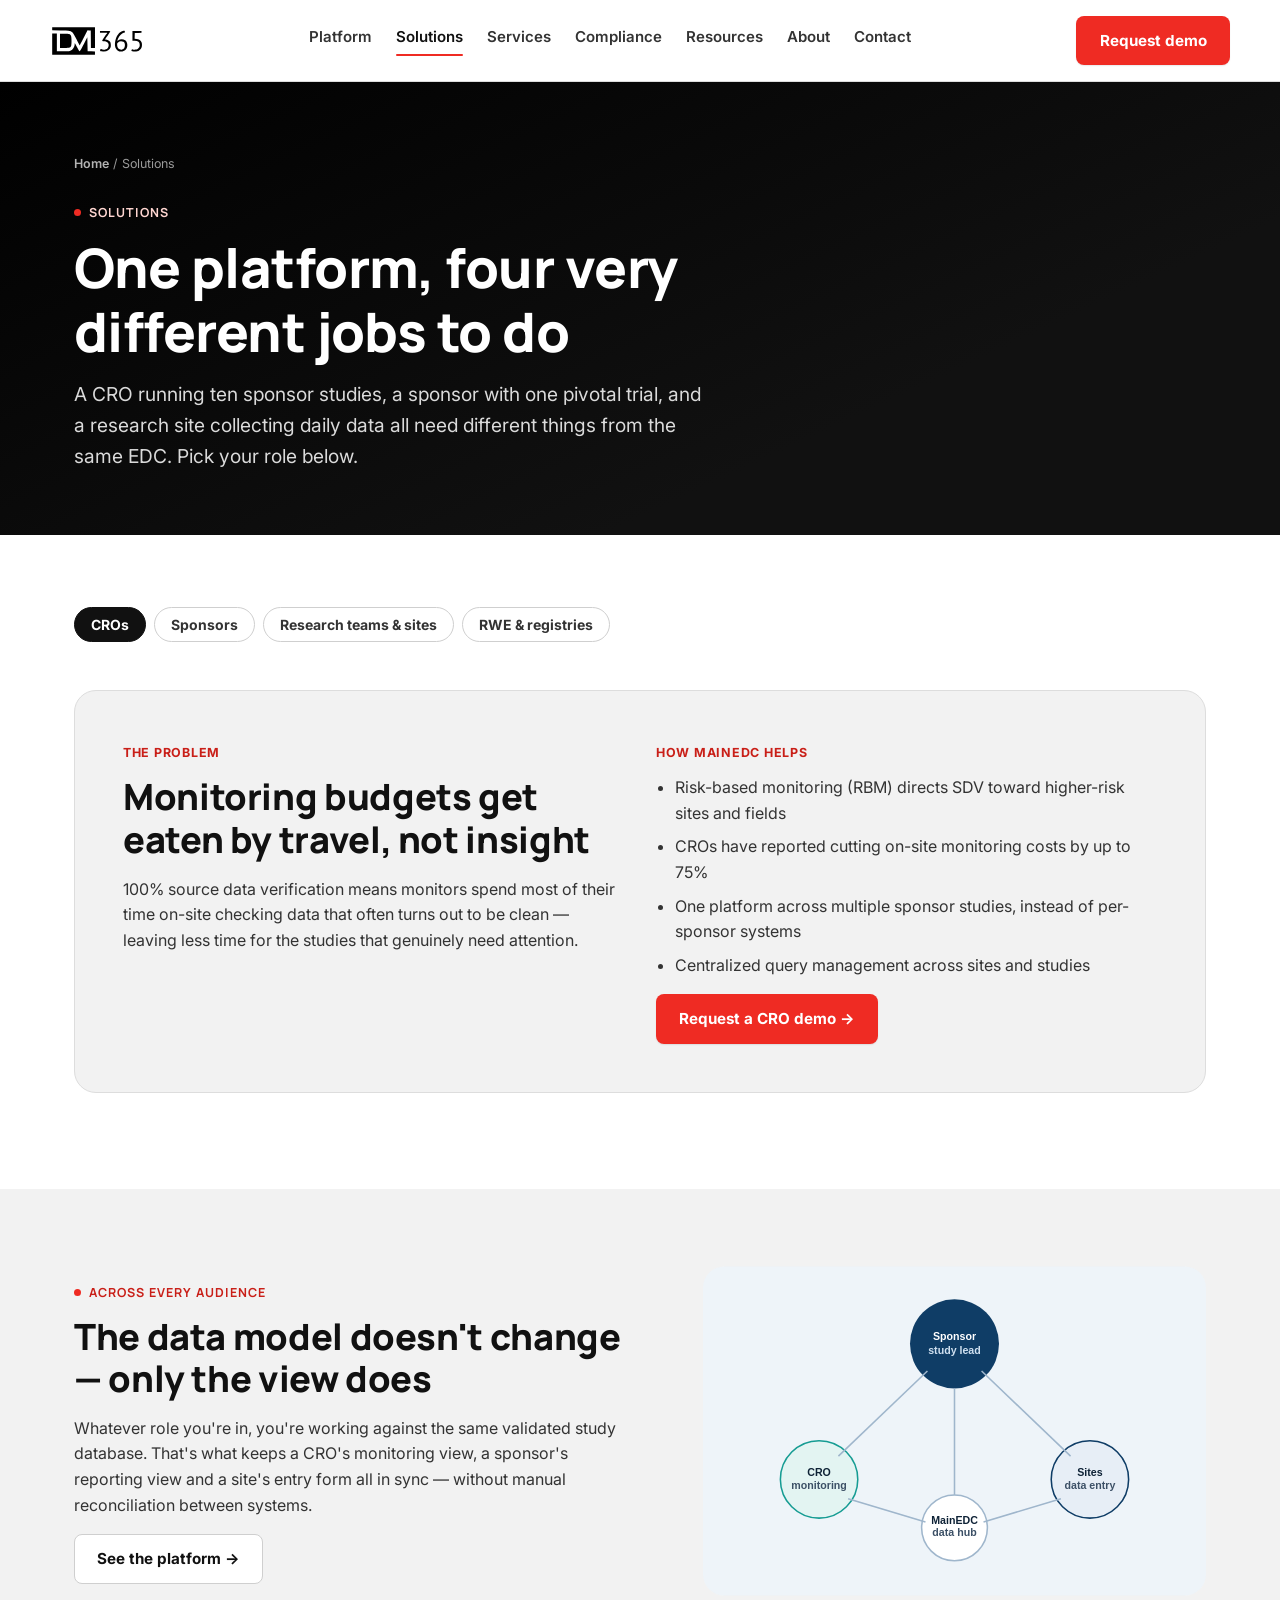
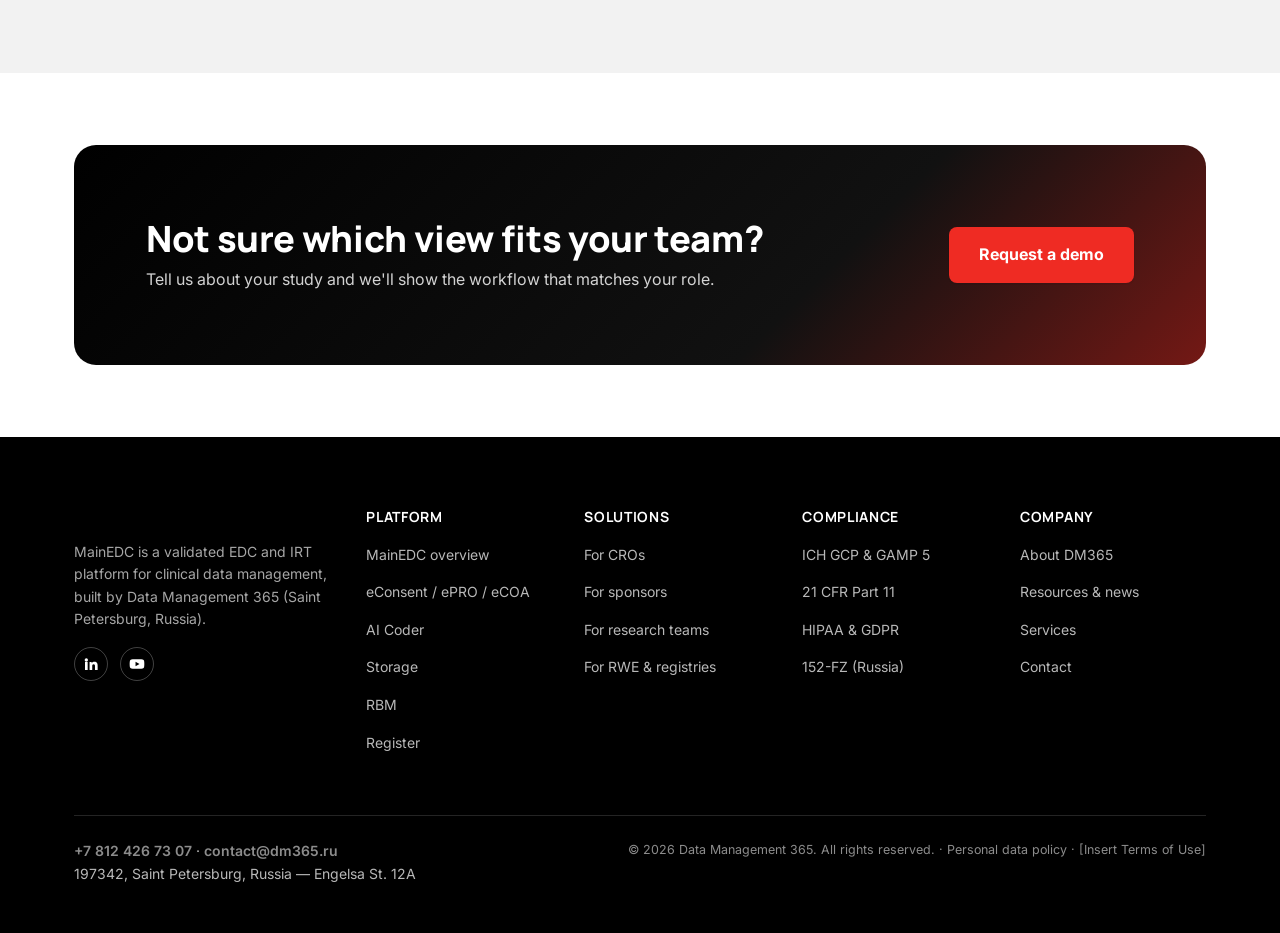
<file: solutions.html>
<!DOCTYPE html>
<html lang="en">
<head>
<meta charset="UTF-8">
<meta name="viewport" content="width=device-width, initial-scale=1, shrink-to-fit=no">
<title>Solutions for CROs, Sponsors &amp; Research Teams | DM365</title>
<meta name="description" content="How MainEDC supports CROs, sponsors, research teams and real-world evidence / registry programs — by the problems each audience actually has.">
<link rel="preconnect" href="https://fonts.googleapis.com">
<link rel="preconnect" href="https://fonts.gstatic.com" crossorigin>
<link href="https://fonts.googleapis.com/css2?family=Inter:wght@400;500;600;700&family=Manrope:wght@700;800&display=swap" rel="stylesheet">
<link rel="stylesheet" href="css/style.css">
</head>
<body>
<a class="skip-link" href="#main">Skip to main content</a>

<header class="site-header">
  <div class="container header-inner">
    <a href="index.html" class="logo">
      <!-- Replace with official DM365 logo -->
      <img src="assets/logo/dm365-logo.svg" alt="DM365 — MainEDC platform" width="140" height="32">
    </a>
    <nav class="main-nav" aria-label="Primary">
      <ul class="nav-list">
        <li><a href="platform.html">Platform</a></li>
        <li><a href="solutions.html" aria-current="page">Solutions</a></li>
        <li><a href="services.html">Services</a></li>
        <li><a href="compliance.html">Compliance</a></li>
        <li><a href="resources.html">Resources</a></li>
        <li><a href="about.html">About</a></li>
        <li><a href="contact.html">Contact</a></li>
      </ul>
    </nav>
    <div class="header-actions">
      <a href="contact.html#request" class="btn btn-primary">Request demo</a>
      <button class="menu-toggle" aria-expanded="false" aria-controls="mobile-nav" aria-label="Open menu">
        <span></span><span></span><span></span>
      </button>
    </div>
  </div>
  <div class="mobile-nav" id="mobile-nav">
    <div class="container mobile-nav-inner">
      <ul class="mobile-nav-list">
        <li><a href="platform.html">Platform</a></li>
        <li><a href="solutions.html" aria-current="page">Solutions</a></li>
        <li><a href="services.html">Services</a></li>
        <li><a href="compliance.html">Compliance</a></li>
        <li><a href="resources.html">Resources</a></li>
        <li><a href="about.html">About</a></li>
        <li><a href="contact.html">Contact</a></li>
      </ul>
      <a href="contact.html#request" class="btn btn-primary btn-block">Request demo</a>
    </div>
  </div>
</header>

<main id="main">

  <section class="page-hero section--dark">
    <div class="container">
      <div class="breadcrumbs" style="color:rgba(255,255,255,0.6)"><a href="index.html" style="color:rgba(255,255,255,0.7)">Home</a> / Solutions</div>
      <p class="eyebrow">Solutions</p>
      <h1 style="max-width:760px">One platform, four very different jobs to do</h1>
      <p class="lead" style="max-width:640px;color:rgba(255,255,255,0.85)">A CRO running ten sponsor studies, a sponsor with one pivotal trial, and a research site collecting daily data all need different things from the same EDC. Pick your role below.</p>
    </div>
  </section>

  <section class="section">
    <div class="container">
      <div class="audience-switch" role="tablist" aria-label="Choose your role">
        <button type="button" role="tab" data-audience="cro" aria-selected="true">CROs</button>
        <button type="button" role="tab" data-audience="sponsors" aria-selected="false">Sponsors</button>
        <button type="button" role="tab" data-audience="sites" aria-selected="false">Research teams &amp; sites</button>
        <button type="button" role="tab" data-audience="rwe" aria-selected="false">RWE &amp; registries</button>
      </div>

      <!-- CRO panel -->
      <div data-audience-panel="cro" id="cro">
        <div class="segment-card">
          <div class="segment-grid">
            <div>
              <span class="segment-label">The problem</span>
              <h2>Monitoring budgets get eaten by travel, not insight</h2>
              <p>100% source data verification means monitors spend most of their time on-site checking data that often turns out to be clean — leaving less time for the studies that genuinely need attention.</p>
            </div>
            <div>
              <span class="segment-label">How MainEDC helps</span>
              <ul>
                <li>Risk-based monitoring (RBM) directs SDV toward higher-risk sites and fields</li>
                <li>CROs have reported cutting on-site monitoring costs by up to 75%</li>
                <li>One platform across multiple sponsor studies, instead of per-sponsor systems</li>
                <li>Centralized query management across sites and studies</li>
              </ul>
              <a href="contact.html#request" class="btn btn-primary">Request a CRO demo →</a>
            </div>
          </div>
        </div>
      </div>

      <!-- Sponsor panel -->
      <div data-audience-panel="sponsors" id="sponsors" hidden>
        <div class="segment-card">
          <div class="segment-grid">
            <div>
              <span class="segment-label">The problem</span>
              <h2>Oversight without owning infrastructure</h2>
              <p>Building and validating an in-house EDC is a multi-year investment most sponsors don't need to make for a single program — but losing visibility into data quality isn't an option either.</p>
            </div>
            <div>
              <span class="segment-label">How MainEDC helps</span>
              <ul>
                <li>A validated, audit-ready platform without building one in-house</li>
                <li>Role-based dashboards so sponsor teams keep visibility into data quality and timelines</li>
                <li>SDTM-ready export for statisticians and regulatory submission</li>
                <li>Validation documentation aligned to GAMP 5 available for inspection</li>
              </ul>
              <a href="contact.html#request" class="btn btn-primary">Request a sponsor demo →</a>
            </div>
          </div>
        </div>
      </div>

      <!-- Sites panel -->
      <div data-audience-panel="sites" id="sites" hidden>
        <div class="segment-card">
          <div class="segment-grid">
            <div>
              <span class="segment-label">The problem</span>
              <h2>Data-entry tools built for data managers, not investigators</h2>
              <p>Site coordinators and investigators often spend more time fighting an EDC's interface than entering data — especially when connectivity at the site is unreliable.</p>
            </div>
            <div>
              <span class="segment-label">How MainEDC helps</span>
              <ul>
                <li>Offline data entry for decentralized or low-connectivity sites</li>
                <li>Mobile-friendly data capture via MainEDC WEB Builder forms</li>
                <li>Clear, role-specific views instead of a one-size-fits-all interface</li>
                <li>Training and onboarding support from the DM365 services team</li>
              </ul>
              <a href="contact.html#request" class="btn btn-primary">Request a site-team demo →</a>
            </div>
          </div>
        </div>
      </div>

      <!-- RWE panel -->
      <div data-audience-panel="rwe" id="rwe" hidden>
        <div class="segment-card">
          <div class="segment-grid">
            <div>
              <span class="segment-label">The problem</span>
              <h2>Real-world data arrives in pieces, from everywhere</h2>
              <p>Registries and real-world evidence programs pull data from EHRs, lab systems, paper records and patient-reported sources — and reconciling all of it into one consistent picture is most of the work.</p>
            </div>
            <div>
              <span class="segment-label">How MainEDC helps</span>
              <ul>
                <li>MainEDC Register is purpose-built for registries and RWE collection</li>
                <li>OCR and AI-assisted extraction from paper-based source documents</li>
                <li>An event-based data model for consolidating heterogeneous sources</li>
                <li>Standard coding dictionaries (MedDRA, WHODrug, LOINC, ATC) applied consistently</li>
              </ul>
              <a href="contact.html#request" class="btn btn-primary">Request an RWE demo →</a>
            </div>
          </div>
        </div>
      </div>
    </div>
  </section>

  <section class="section section--alt">
    <div class="container hero-grid">
      <div data-reveal>
        <p class="eyebrow">Across every audience</p>
        <h2>The data model doesn't change — only the view does</h2>
        <p>Whatever role you're in, you're working against the same validated study database. That's what keeps a CRO's monitoring view, a sponsor's reporting view and a site's entry form all in sync — without manual reconciliation between systems.</p>
        <a href="platform.html" class="btn btn-secondary">See the platform →</a>
      </div>
      <div class="hero-visual" data-reveal>
        <!-- Replace this placeholder with a generated or real product visual: assets/images/solutions-cro.svg -->
        <img src="assets/images/solutions-cro.svg" alt="Diagram showing a sponsor, CRO and research sites connected through the MainEDC data hub" width="520" height="340" loading="lazy">
      </div>
    </div>
  </section>

  <section class="section">
    <div class="container">
      <div class="cta-banner" data-reveal>
        <div>
          <h2>Not sure which view fits your team?</h2>
          <p>Tell us about your study and we'll show the workflow that matches your role.</p>
        </div>
        <div class="cta-banner-actions">
          <a href="contact.html#request" class="btn btn-primary btn-lg">Request a demo</a>
        </div>
      </div>
    </div>
  </section>

</main>

<footer class="site-footer">
  <div class="container">
    <div class="footer-top">
      <div class="footer-brand">
        <a href="index.html" class="logo">
          <img src="assets/logo/dm365-logo.svg" alt="DM365 — MainEDC platform" width="140" height="32">
        </a>
        <p>MainEDC is a validated EDC and IRT platform for clinical data management, built by Data Management 365 (Saint Petersburg, Russia).</p>
        <div class="footer-social">
          <a href="https://www.linkedin.com/company/data-management-365/" aria-label="DM365 on LinkedIn" target="_blank" rel="noopener">
            <svg viewBox="0 0 24 24" fill="#fff" aria-hidden="true"><path d="M4.98 3.5a2.5 2.5 0 1 1 0 5 2.5 2.5 0 0 1 0-5zM3 9h4v12H3V9zm6.5 0H13v1.7h.06c.55-1 1.9-2 3.9-2 4.2 0 5 2.6 5 6V21h-4v-5.6c0-1.3 0-3-1.9-3-1.9 0-2.2 1.4-2.2 2.9V21h-4V9z"/></svg>
          </a>
          <a href="https://www.youtube.com/channel/UCnD_Cf7_VdsFS3guAeJPtsw/featured" aria-label="DM365 on YouTube" target="_blank" rel="noopener">
            <svg viewBox="0 0 24 24" fill="#fff" aria-hidden="true"><path d="M23 12s0-3.2-.4-4.7c-.3-.9-1-1.6-1.9-1.9C19.2 5 12 5 12 5s-7.2 0-8.7.4c-.9.3-1.6 1-1.9 1.9C1 8.8 1 12 1 12s0 3.2.4 4.7c.3.9 1 1.6 1.9 1.9C4.8 19 12 19 12 19s7.2 0 8.7-.4c.9-.3 1.6-1 1.9-1.9.4-1.5.4-4.7.4-4.7zM9.8 15.5v-7l6 3.5-6 3.5z"/></svg>
          </a>
        </div>
      </div>
      <div class="footer-col">
        <h4>Platform</h4>
        <ul>
          <li><a href="platform.html">MainEDC overview</a></li>
          <li><a href="platform.html#modules">eConsent / ePRO / eCOA</a></li>
          <li><a href="platform.html#modules">AI Coder</a></li>
          <li><a href="platform.html#modules">Storage</a></li>
          <li><a href="platform.html#modules">RBM</a></li>
          <li><a href="platform.html#modules">Register</a></li>
        </ul>
      </div>
      <div class="footer-col">
        <h4>Solutions</h4>
        <ul>
          <li><a href="solutions.html#cro">For CROs</a></li>
          <li><a href="solutions.html#sponsors">For sponsors</a></li>
          <li><a href="solutions.html#sites">For research teams</a></li>
          <li><a href="solutions.html#rwe">For RWE &amp; registries</a></li>
        </ul>
      </div>
      <div class="footer-col">
        <h4>Compliance</h4>
        <ul>
          <li><a href="compliance.html">ICH GCP &amp; GAMP 5</a></li>
          <li><a href="compliance.html">21 CFR Part 11</a></li>
          <li><a href="compliance.html">HIPAA &amp; GDPR</a></li>
          <li><a href="compliance.html">152-FZ (Russia)</a></li>
        </ul>
      </div>
      <div class="footer-col">
        <h4>Company</h4>
        <ul>
          <li><a href="about.html">About DM365</a></li>
          <li><a href="resources.html">Resources &amp; news</a></li>
          <li><a href="services.html">Services</a></li>
          <li><a href="contact.html">Contact</a></li>
        </ul>
      </div>
    </div>
    <div class="footer-bottom">
      <div class="footer-contact">
        <a href="tel:+78124267307">+7 812 426 73 07</a> ·
        <a href="mailto:contact@dm365.ru">contact@dm365.ru</a><br>
        197342, Saint Petersburg, Russia — Engelsa St. 12A
      </div>
      <div>
        © <span id="year">2026</span> Data Management 365. All rights reserved. ·
        <a href="https://dm365.ru/protection/" target="_blank" rel="noopener">Personal data policy</a> ·
        <a href="#">[Insert Terms of Use]</a>
      </div>
    </div>
  </div>
</footer>

<script src="js/main.js"></script>
<script>document.getElementById('year').textContent = new Date().getFullYear();</script>
</body>
</html>
</file>
<file: css/style.css>
/* ============================================================
   DM365 / MainEDC — Redesign demo stylesheet
   ------------------------------------------------------------
   This file is organised top to bottom as:
   1. Design tokens (CSS variables) — colors, type, spacing
   2. Reset & base elements
   3. Layout helpers (container, grid, section spacing)
   4. Header & navigation (incl. mobile menu)
   5. Buttons, badges, forms
   6. Components (cards, hero, trust strip, process steps,
      compliance grid, FAQ accordion, CTA banner)
   7. Footer
   8. Page-specific helpers
   9. Animations & reveal-on-scroll
   10. Accessibility & responsive breakpoints

   HOW TO RESTYLE FOR THE REAL BRAND
   ------------------------------------------------------------
   The colors and fonts below are a close, professional best-effort
   match for a clinical-data/EDC SaaS brand. They were NOT extracted
   automatically from the live dm365.ru stylesheet (that wasn't
   technically possible during this audit — see README.md, section
   "Design system honesty note"). Before treating this as final:
     1. Open https://dm365.ru in Chrome.
     2. Right-click the logo/header → Inspect.
     3. Check "Computed" styles for background-color, color and
        font-family on the header, buttons and headings.
     4. Replace the values in the :root block below.
   Everything in this file reads from these variables, so updating
   them here updates the whole site.
   ============================================================ */

/* ---------- 1. DESIGN TOKENS ---------- */
:root {
  /* DM365 corporate palette */
/* Brand colors — DM365 restrained corporate palette */
--color-ink: #111111;
--color-ink-soft: #333333;
--color-slate: #6f6f6f;

--color-primary: #111111;
--color-primary-dark: #000000;
--color-primary-light: #f2f2f2;

--color-accent: #ef2b23;
--color-accent-dark: #c91f18;
--color-accent-light: #f3f3f3;

--color-success: #2e9e63;
--color-warning: #c97c1f;

--color-bg: #ffffff;
--color-surface: #f2f2f2;
--color-border: #dddddd;
--color-border-strong: #cfcfcf;
--color-on-primary: #ffffff;

  /* Typography */
  --font-display: 'Manrope', 'Segoe UI', Arial, sans-serif;
  --font-body: 'Inter', 'Segoe UI', Arial, sans-serif;

  --fs-h1: clamp(2.1rem, 1.5rem + 2.4vw, 3.4rem);
  --fs-h2: clamp(1.6rem, 1.3rem + 1.2vw, 2.3rem);
  --fs-h3: clamp(1.2rem, 1.05rem + 0.5vw, 1.5rem);
  --fs-lead: clamp(1.05rem, 1rem + 0.3vw, 1.2rem);
  --fs-body: 1rem;
  --fs-small: 0.875rem;
  --fs-xs: 0.78rem;

  /* Spacing scale */
  --space-1: 0.25rem;
  --space-2: 0.5rem;
  --space-3: 0.75rem;
  --space-4: 1rem;
  --space-5: 1.5rem;
  --space-6: 2rem;
  --space-7: 3rem;
  --space-8: 4.5rem;
  --space-9: 6.5rem;

  /* Layout */
  --container: 1180px;
  --container-narrow: 760px;
  --radius-sm: 8px;
  --radius-md: 14px;
  --radius-lg: 22px;
  --radius-pill: 999px;

  /* Shadows */
  --shadow-sm: 0 1px 2px rgba(14, 34, 54, 0.06), 0 1px 1px rgba(14, 34, 54, 0.04);
  --shadow-md: 0 10px 24px -8px rgba(14, 34, 54, 0.16);
  --shadow-lg: 0 24px 48px -16px rgba(14, 34, 54, 0.22);

  --transition: 180ms ease;
}

/* ---------- 2. RESET & BASE ---------- */
*, *::before, *::after { box-sizing: border-box; }
html { scroll-behavior: smooth; }
@media (prefers-reduced-motion: reduce) {
  html { scroll-behavior: auto; }
  *, *::before, *::after { animation-duration: 0.001ms !important; animation-iteration-count: 1 !important; transition-duration: 0.001ms !important; scroll-behavior: auto !important; }
}

body {
  margin: 0;
  font-family: var(--font-body);
  font-size: var(--fs-body);
  line-height: 1.6;
  color: var(--color-ink);
  background: var(--color-bg);
  -webkit-font-smoothing: antialiased;
}

img { max-width: 100%; display: block; }
svg { display: block; }

h1, h2, h3, h4 {
  font-family: var(--font-display);
  color: var(--color-ink);
  line-height: 1.18;
  margin: 0 0 var(--space-4);
  font-weight: 700;
  letter-spacing: -0.01em;
}
h1 { font-size: var(--fs-h1); font-weight: 800; }
h2 { font-size: var(--fs-h2); font-weight: 800; }
h3 { font-size: var(--fs-h3); font-weight: 700; }

p { margin: 0 0 var(--space-4); color: var(--color-ink-soft); }
p.lead { font-size: var(--fs-lead); color: var(--color-ink-soft); }

a { color: var(--color-primary); text-decoration: none; }
a:hover { color: var(--color-accent-dark); }

ul, ol { margin: 0 0 var(--space-4); padding-left: 1.2em; color: var(--color-ink-soft); }
li { margin-bottom: var(--space-2); }

:focus-visible {
  outline: 3px solid var(--color-accent);
  outline-offset: 2px;
  border-radius: 4px;
}

/* ---------- 3. LAYOUT HELPERS ---------- */
.container {
  width: 100%;
  max-width: var(--container);
  margin: 0 auto;
  padding: 0 var(--space-5);
}
.container--narrow { max-width: var(--container-narrow); }

.section { padding: var(--space-8) 0; }
.section--tight { padding: var(--space-7) 0; }
.section--alt { background: var(--color-surface); }
.section--dark {
  background: linear-gradient(155deg, var(--color-primary-dark), var(--color-primary) 70%);
  color: #fff;
}
.section--dark h1, .section--dark h2, .section--dark h3 { color: #fff; }
.section--dark p { color: rgba(255,255,255,0.82); }

.eyebrow {
  display: inline-flex;
  align-items: center;
  gap: var(--space-2);
  font-family: var(--font-display);
  font-size: var(--fs-xs);
  font-weight: 700;
  letter-spacing: 0.08em;
  text-transform: uppercase;
  color: var(--color-accent-dark);
  margin-bottom: var(--space-3);
}
.eyebrow::before {
  content: "";
  width: 7px; height: 7px;
  border-radius: 50%;
  background: var(--color-accent);
  flex-shrink: 0;
}
.section--dark .eyebrow { color: #ffd6d1; }

.section-head { max-width: 680px; margin: 0 0 var(--space-7); }
.section-head--center { margin-inline: auto; text-align: center; }

.grid { display: grid; gap: var(--space-5); }
.grid-2 { grid-template-columns: repeat(2, 1fr); }
.grid-3 { grid-template-columns: repeat(3, 1fr); }
.grid-4 { grid-template-columns: repeat(4, 1fr); }
.bento { display: grid; gap: var(--space-5); grid-template-columns: repeat(6, 1fr); }
.bento > * { grid-column: span 6; }
.bento .span-3 { grid-column: span 3; }
.bento .span-2 { grid-column: span 2; }
.bento .span-4 { grid-column: span 4; }

@media (max-width: 980px) {
  .grid-2, .grid-3, .grid-4 { grid-template-columns: repeat(2, 1fr); }
  .bento .span-3, .bento .span-2, .bento .span-4 { grid-column: span 3; }
}
@media (max-width: 640px) {
  .grid-2, .grid-3, .grid-4 { grid-template-columns: 1fr; }
  .bento, .bento .span-3, .bento .span-2, .bento .span-4 { grid-template-columns: 1fr; grid-column: span 1; }
}

.flex { display: flex; }
.flex-center { display: flex; align-items: center; }
.flex-between { display: flex; align-items: center; justify-content: space-between; }
.gap-2 { gap: var(--space-2); }
.gap-3 { gap: var(--space-3); }
.gap-4 { gap: var(--space-4); }

/* ---------- 4. HEADER & NAVIGATION ---------- */
.site-header {
  position: sticky;
  top: 0;
  z-index: 100;
  background: rgba(255, 255, 255, 0.94);
  backdrop-filter: blur(8px);
  border-bottom: 1px solid var(--color-border);
}
.header-inner {
  display: flex;
  align-items: center;
  justify-content: space-between;
  padding: var(--space-4) 0;
  gap: var(--space-5);
}
.logo {
  display: flex;
  align-items: center;
  gap: var(--space-2);
  font-family: var(--font-display);
  font-weight: 800;
  font-size: 1.3rem;
  color: var(--color-ink);
  flex-shrink: 0;
}
.logo img, .logo svg { height: 32px; width: auto; }
.logo .logo-tag {
  font-family: var(--font-body);
  font-weight: 600;
  font-size: 0.65rem;
  letter-spacing: 0.05em;
  text-transform: uppercase;
  color: var(--color-accent-dark);
  background: var(--color-accent-light);
  padding: 2px 7px;
  border-radius: var(--radius-pill);
}

.main-nav { display: flex; align-items: center; gap: var(--space-6); }
.nav-list { display: flex; gap: var(--space-5); list-style: none; margin: 0; padding: 0; }
.nav-list a {
  color: var(--color-ink-soft);
  font-weight: 600;
  font-size: 0.94rem;
  padding: var(--space-2) 0;
  position: relative;
}
.nav-list a:hover, .nav-list a[aria-current="page"] { color: var(--color-primary); }
.nav-list a[aria-current="page"]::after {
  content: "";
  position: absolute;
  left: 0; right: 0; bottom: -2px;
  height: 2px;
  background: var(--color-accent);
  border-radius: 2px;
}

.header-actions { display: flex; align-items: center; gap: var(--space-4); }

.menu-toggle {
  display: none;
  flex-direction: column;
  justify-content: center;
  gap: 5px;
  width: 40px; height: 40px;
  border: 1px solid var(--color-border);
  border-radius: var(--radius-sm);
  background: #fff;
  cursor: pointer;
}
.menu-toggle span { width: 18px; height: 2px; background: var(--color-ink); margin: 0 auto; transition: var(--transition); }
.menu-toggle[aria-expanded="true"] span:nth-child(1) { transform: translateY(7px) rotate(45deg); }
.menu-toggle[aria-expanded="true"] span:nth-child(2) { opacity: 0; }
.menu-toggle[aria-expanded="true"] span:nth-child(3) { transform: translateY(-7px) rotate(-45deg); }

@media (max-width: 940px) {
  .main-nav { display: none; }
  .menu-toggle { display: flex; }
  .header-actions .btn { display: none; }
  .header-actions { gap: var(--space-2); }

  .mobile-nav {
    position: fixed;
    inset: 0;
    top: 64px;
    background: #fff;
    transform: translateY(-12px);
    opacity: 0;
    visibility: hidden;
    transition: transform var(--transition), opacity var(--transition), visibility var(--transition);
    overflow-y: auto;
    z-index: 99;
  }
  .mobile-nav.is-open { transform: translateY(0); opacity: 1; visibility: visible; }
  .mobile-nav-inner { padding: var(--space-6) var(--space-5) var(--space-8); }
  .mobile-nav-list { list-style: none; margin: 0 0 var(--space-6); padding: 0; }
  .mobile-nav-list li { border-bottom: 1px solid var(--color-border); }
  .mobile-nav-list a {
    display: block;
    padding: var(--space-4) 0;
    font-size: 1.05rem;
    font-weight: 700;
    color: var(--color-ink);
  }
  .mobile-nav .btn { width: 100%; }
}
@media (min-width: 941px) {
  .mobile-nav { display: none; }
}

/* ---------- 5. BUTTONS, BADGES, FORMS ---------- */
.btn {
  display: inline-flex;
  align-items: center;
  justify-content: center;
  gap: var(--space-2);
  font-family: var(--font-body);
  font-weight: 700;
  font-size: 0.95rem;
  padding: 0.72rem 1.4rem;
  border-radius: var(--radius-sm);
  border: 1px solid transparent;
  cursor: pointer;
  transition: transform var(--transition), box-shadow var(--transition), background var(--transition), color var(--transition), border-color var(--transition);
  white-space: nowrap;
}
.btn:hover { transform: translateY(-1px); }
.btn-primary { background: var(--color-accent); color: #fff; box-shadow: var(--shadow-sm); }
.btn-primary:hover { background: var(--color-accent-dark); color: #fff; box-shadow: var(--shadow-md); }
.btn-secondary { background: #fff; color: var(--color-primary); border-color: var(--color-border-strong); }
.btn-secondary:hover { border-color: var(--color-primary); color: var(--color-primary); }
.btn-ghost-light { background: transparent; color: #fff; border-color: rgba(255,255,255,0.45); }
.btn-ghost-light:hover { background: rgba(255,255,255,0.12); color: #fff; }
.btn-lg { padding: 0.9rem 1.8rem; font-size: 1rem; }
.btn-block { width: 100%; }

.badge {
  display: inline-flex;
  align-items: center;
  gap: 6px;
  font-size: var(--fs-xs);
  font-weight: 700;
  letter-spacing: 0.02em;
  padding: 5px 10px;
  border-radius: var(--radius-pill);
  background: var(--color-primary-light);
  color: var(--color-primary);
}
.badge--accent { background: var(--color-accent-light); color: var(--color-accent-dark); }

label { display: block; font-weight: 600; font-size: var(--fs-small); color: var(--color-ink); margin-bottom: var(--space-2); }
.field { margin-bottom: var(--space-5); }
.field .hint { font-size: var(--fs-xs); color: var(--color-slate); margin-top: var(--space-1); }
input, select, textarea {
  width: 100%;
  font-family: var(--font-body);
  font-size: var(--fs-body);
  color: var(--color-ink);
  padding: 0.72rem 0.9rem;
  border: 1.5px solid var(--color-border-strong);
  border-radius: var(--radius-sm);
  background: #fff;
  transition: border-color var(--transition), box-shadow var(--transition);
}
input:focus, select:focus, textarea:focus {
  outline: none;
  border-color: var(--color-accent);
  box-shadow: 0 0 0 3px var(--color-accent-light);
}
textarea { min-height: 120px; resize: vertical; }
.checkbox-row { display: flex; align-items: flex-start; gap: var(--space-3); }
.checkbox-row input { width: 18px; height: 18px; margin-top: 3px; flex-shrink: 0; }
.checkbox-row label { font-weight: 500; margin-bottom: 0; }

.form-note {
  display: none;
  margin-top: var(--space-4);
  padding: var(--space-4);
  border-radius: var(--radius-sm);
  background: var(--color-accent-light);
  color: var(--color-accent-dark);
  font-weight: 600;
  font-size: var(--fs-small);
}
.form-note.is-visible { display: block; }

/* ---------- 6. COMPONENTS ---------- */

/* Hero */
.hero { padding: var(--space-9) 0 var(--space-8); position: relative; overflow: hidden; }
.hero-grid { display: grid; grid-template-columns: 1.05fr 0.95fr; gap: var(--space-8); align-items: center; }
.hero-copy h1 { margin-bottom: var(--space-5); }
.hero-actions { display: flex; gap: var(--space-4); margin: var(--space-6) 0; flex-wrap: wrap; }
.hero-visual { position: relative; }
.hero-visual img, .hero-visual svg { width: 100%; border-radius: var(--radius-lg); }
@media (max-width: 940px) {
  .hero-grid { grid-template-columns: 1fr; }
  .hero-visual { order: -1; }
}

/* Trust strip */
.trust-strip { padding: var(--space-5) 0; border-top: 1px solid var(--color-border); border-bottom: 1px solid var(--color-border); background: var(--color-surface); }
.trust-strip-inner { display: flex; align-items: center; gap: var(--space-7); flex-wrap: wrap; justify-content: space-between; }
.trust-label { font-size: var(--fs-xs); font-weight: 700; letter-spacing: 0.06em; text-transform: uppercase; color: var(--color-slate); white-space: nowrap; }
.trust-logos { display: flex; gap: var(--space-6); flex-wrap: wrap; align-items: center; }
.trust-logos .placeholder-logo {
  font-family: var(--font-display);
  font-weight: 700;
  font-size: 0.85rem;
  color: var(--color-slate);
  border: 1px dashed var(--color-border-strong);
  padding: 6px 12px;
  border-radius: var(--radius-sm);
}

/* Stat strip */
.stat-grid { display: grid; grid-template-columns: repeat(4, 1fr); gap: var(--space-5); text-align: left; }
.stat-card { padding: var(--space-5); background: var(--color-surface); border: 1px solid var(--color-border); border-radius: var(--radius-md); }
.stat-number { font-family: var(--font-display); font-weight: 800; font-size: 2rem; color: var(--color-primary); display: block; }
.stat-label { font-size: var(--fs-small); color: var(--color-slate); }
@media (max-width: 940px) { .stat-grid { grid-template-columns: repeat(2, 1fr); } }
@media (max-width: 560px) { .stat-grid { grid-template-columns: 1fr; } }

/* Cards */
.card {
  background: var(--color-surface);
  border: 1px solid var(--color-border);
  border-radius: var(--radius-md);
  padding: var(--space-6);
  transition: transform var(--transition), box-shadow var(--transition), border-color var(--transition);
  height: 100%;
}
.card:hover { transform: translateY(-3px); box-shadow: var(--shadow-md); border-color: var(--color-border-strong); }
.card-icon {
  width: 44px; height: 44px;
  display: flex; align-items: center; justify-content: center;
  border-radius: var(--radius-sm);
  background: var(--color-accent-light);
  margin-bottom: var(--space-4);
}
.card-icon svg { width: 24px; height: 24px; }
.card h3 { margin-bottom: var(--space-2); }
.card p { margin-bottom: var(--space-3); font-size: var(--fs-small); }
.card-link { font-weight: 700; font-size: var(--fs-small); display: inline-flex; align-items: center; gap: 4px; }

.card--feature { display: flex; flex-direction: column; }
.card--bordered-accent { border-top: 3px solid var(--color-accent); }

/* Module / Solution segment tabs */
.segment-card {
  background: var(--color-surface);
  border: 1px solid var(--color-border);
  border-radius: var(--radius-lg);
  padding: var(--space-7);
  margin-bottom: var(--space-5);
}
.segment-card .segment-grid { display: grid; grid-template-columns: 1fr 1fr; gap: var(--space-6); }
.segment-card .segment-label {
  display: inline-block; font-size: var(--fs-xs); font-weight: 700; text-transform: uppercase;
  letter-spacing: 0.06em; color: var(--color-accent-dark); margin-bottom: var(--space-3);
}
@media (max-width: 780px) { .segment-card .segment-grid { grid-template-columns: 1fr; } }

/* Process steps */
.process-list { list-style: none; margin: 0; padding: 0; display: grid; gap: var(--space-5); grid-template-columns: repeat(5, 1fr); }
.process-step { position: relative; padding-top: var(--space-6); }
.process-step .step-index {
  font-family: var(--font-display); font-weight: 800; font-size: 1.6rem; color: var(--color-accent);
  display: block; margin-bottom: var(--space-2);
}
.process-step h3 { font-size: 1.05rem; margin-bottom: var(--space-2); }
.process-step p { font-size: var(--fs-small); margin-bottom: 0; }
.process-step:not(:last-child)::after {
  content: ""; position: absolute; top: 14px; left: 100%; width: var(--space-5); height: 2px;
  background: var(--color-border-strong); display: none;
}
@media (min-width: 941px) { .process-step:not(:last-child)::after { display: block; } }
@media (max-width: 940px) { .process-list { grid-template-columns: repeat(2, 1fr); } }
@media (max-width: 560px) { .process-list { grid-template-columns: 1fr; } }

/* Compliance grid */
.compliance-grid { display: grid; grid-template-columns: repeat(3, 1fr); gap: var(--space-4); }
.compliance-tile {
  display: flex; align-items: center; gap: var(--space-3);
  background: var(--color-surface); border: 1px solid var(--color-border); border-radius: var(--radius-sm);
  padding: var(--space-4);
}
.compliance-tile .tile-icon { width: 32px; height: 32px; flex-shrink: 0; }
.compliance-tile strong { display: block; font-size: var(--fs-small); color: var(--color-ink); }
.compliance-tile span { font-size: var(--fs-xs); color: var(--color-slate); }
@media (max-width: 780px) { .compliance-grid { grid-template-columns: repeat(2, 1fr); } }
@media (max-width: 540px) { .compliance-grid { grid-template-columns: 1fr; } }

/* CTA banner */
.cta-banner {
  background: linear-gradient(135deg, var(--color-primary-dark), var(--color-primary) 65%, var(--color-accent-dark) 130%);
  border-radius: var(--radius-lg);
  padding: var(--space-8);
  color: #fff;
  display: flex; align-items: center; justify-content: space-between; gap: var(--space-6);
  flex-wrap: wrap;
}
.cta-banner h2 { color: #fff; margin-bottom: var(--space-2); }
.cta-banner p { color: rgba(255,255,255,0.82); margin-bottom: 0; }
.cta-banner-actions { display: flex; gap: var(--space-4); flex-wrap: wrap; }

/* FAQ accordion */
.accordion { border-top: 1px solid var(--color-border); }
.accordion-item { border-bottom: 1px solid var(--color-border); }
.accordion-trigger {
  width: 100%; text-align: left; background: none; border: none; cursor: pointer;
  display: flex; align-items: center; justify-content: space-between; gap: var(--space-4);
  padding: var(--space-5) 0; font-family: var(--font-display); font-weight: 700; font-size: 1.02rem; color: var(--color-ink);
}
.accordion-trigger .icon-plus { width: 18px; height: 18px; flex-shrink: 0; position: relative; }
.accordion-trigger .icon-plus::before, .accordion-trigger .icon-plus::after {
  content: ""; position: absolute; background: var(--color-primary); transition: transform var(--transition);
}
.accordion-trigger .icon-plus::before { width: 100%; height: 2px; top: 8px; left: 0; }
.accordion-trigger .icon-plus::after { width: 2px; height: 100%; left: 8px; top: 0; }
.accordion-trigger[aria-expanded="true"] .icon-plus::after { transform: scaleY(0); }
.accordion-panel { max-height: 0; overflow: hidden; transition: max-height var(--transition); }
.accordion-panel p { padding-bottom: var(--space-5); font-size: var(--fs-small); }

/* Breadcrumbs */
.breadcrumbs { font-size: var(--fs-xs); color: var(--color-slate); margin-bottom: var(--space-5); }
.breadcrumbs a { color: var(--color-slate); font-weight: 600; }
.breadcrumbs a:hover { color: var(--color-primary); }

/* Tables (pricing / module comparison) */
.simple-table { width: 100%; border-collapse: collapse; font-size: var(--fs-small); }
.simple-table th, .simple-table td { text-align: left; padding: var(--space-3) var(--space-4); border-bottom: 1px solid var(--color-border); }
.simple-table th { font-family: var(--font-display); color: var(--color-ink); font-size: var(--fs-xs); text-transform: uppercase; letter-spacing: 0.04em; }

/* Pull quote / citation */
.pull-quote { border-left: 3px solid var(--color-accent); padding-left: var(--space-5); font-size: 1.05rem; color: var(--color-ink); font-style: italic; }
.pull-quote cite { display: block; margin-top: var(--space-2); font-size: var(--fs-xs); font-style: normal; color: var(--color-slate); }

/* Placeholder visual block (used when a real photo/illustration isn't available yet) */
.visual-placeholder {
  border-radius: var(--radius-lg);
  background: linear-gradient(150deg, var(--color-primary-light), var(--color-accent-light));
  border: 1px solid var(--color-border);
  display: flex; align-items: center; justify-content: center;
  min-height: 220px;
  position: relative;
  overflow: hidden;
}
.visual-placeholder span {
  font-size: var(--fs-xs); font-weight: 700; color: var(--color-slate);
  background: rgba(255,255,255,0.8); padding: 4px 10px; border-radius: var(--radius-pill);
  position: absolute; bottom: var(--space-3); left: var(--space-3);
}

/* ---------- 7. FOOTER ---------- */
.site-footer { background: var(--color-primary-dark); color: rgba(255,255,255,0.78); padding-top: var(--space-8); }
.footer-top { display: grid; grid-template-columns: 1.4fr 1fr 1fr 1fr 1fr; gap: var(--space-6); padding-bottom: var(--space-7); }
.footer-brand .logo { color: #fff; }
.footer-brand p { color: rgba(255,255,255,0.65); font-size: var(--fs-small); max-width: 280px; }
.footer-col h4 { color: #fff; font-size: var(--fs-small); text-transform: uppercase; letter-spacing: 0.05em; margin-bottom: var(--space-4); }
.footer-col ul { list-style: none; padding: 0; margin: 0; }
.footer-col li { margin-bottom: var(--space-3); }
.footer-col a { color: rgba(255,255,255,0.72); font-size: var(--fs-small); }
.footer-col a:hover { color: #fff; }
.footer-contact { font-size: var(--fs-small); color: rgba(255,255,255,0.72); }
.footer-contact a { color: #fff; font-weight: 600; }
.footer-social { display: flex; gap: var(--space-3); margin-top: var(--space-4); }
.footer-social a {
  width: 34px; height: 34px; border-radius: 50%; border: 1px solid rgba(255,255,255,0.25);
  display: flex; align-items: center; justify-content: center;
}
.footer-social svg { width: 16px; height: 16px; }
.footer-badges { display: flex; gap: var(--space-3); flex-wrap: wrap; margin-top: var(--space-5); }
.footer-badges .placeholder-logo { border-color: rgba(255,255,255,0.25); color: rgba(255,255,255,0.6); }
.footer-bottom {
  border-top: 1px solid rgba(255,255,255,0.14);
  padding: var(--space-5) 0 var(--space-7);
  display: flex; justify-content: space-between; gap: var(--space-4); flex-wrap: wrap;
  font-size: var(--fs-xs); color: rgba(255,255,255,0.55);
}
.footer-bottom a { color: rgba(255,255,255,0.55); }
.footer-bottom a:hover { color: #fff; }

@media (max-width: 980px) {
  .footer-top { grid-template-columns: 1fr 1fr; }
}
@media (max-width: 560px) {
  .footer-top { grid-template-columns: 1fr; }
  .hero-actions, .cta-banner-actions { flex-direction: column; align-items: stretch; }
}

/* ---------- 8. PAGE-SPECIFIC HELPERS ---------- */
.page-hero { padding: var(--space-8) 0 var(--space-7); }
.page-hero .eyebrow { color: #ffd6d1; }
.tag-row { display: flex; gap: var(--space-2); flex-wrap: wrap; margin-bottom: var(--space-5); }
.tag-row .badge { background: rgba(255,255,255,0.14); color: #fff; }

.audience-switch { display: flex; gap: var(--space-2); flex-wrap: wrap; margin-bottom: var(--space-7); }
.audience-switch button {
  font-family: var(--font-body); font-weight: 700; font-size: var(--fs-small);
  padding: var(--space-2) var(--space-4); border-radius: var(--radius-pill);
  border: 1.5px solid var(--color-border-strong); background: #fff; color: var(--color-ink-soft); cursor: pointer;
  transition: var(--transition);
}
.audience-switch button[aria-selected="true"] { background: var(--color-primary); color: #fff; border-color: var(--color-primary); }

.error-page { min-height: 60vh; display: flex; align-items: center; justify-content: center; text-align: center; padding: var(--space-9) var(--space-5); }
.error-code { font-family: var(--font-display); font-weight: 800; font-size: clamp(4rem, 3rem + 6vw, 8rem); color: var(--color-primary); line-height: 1; margin-bottom: var(--space-4); }

/* ---------- 9. ANIMATION / REVEAL ---------- */
[data-reveal] { opacity: 0; transform: translateY(16px); transition: opacity 600ms ease, transform 600ms ease; }
[data-reveal].is-visible { opacity: 1; transform: translateY(0); }
@media (prefers-reduced-motion: reduce) {
  [data-reveal] { opacity: 1; transform: none; transition: none; }
}

/* ---------- 10. RESPONSIVE TYPE / SECTION TWEAKS ---------- */
@media (max-width: 940px) {
  .section { padding: var(--space-7) 0; }
  .cta-banner { padding: var(--space-6); flex-direction: column; align-items: flex-start; }
}

.text-center { text-align: center; }
.mt-0 { margin-top: 0; }
.mb-0 { margin-bottom: 0; }
.muted { color: var(--color-slate); }
.skip-link {
  position: absolute; left: -9999px; top: 0; background: var(--color-primary); color: #fff;
  padding: var(--space-3) var(--space-4); z-index: 200; border-radius: var(--radius-sm);
}
.skip-link:focus { left: var(--space-4); top: var(--space-4); }
</file>
